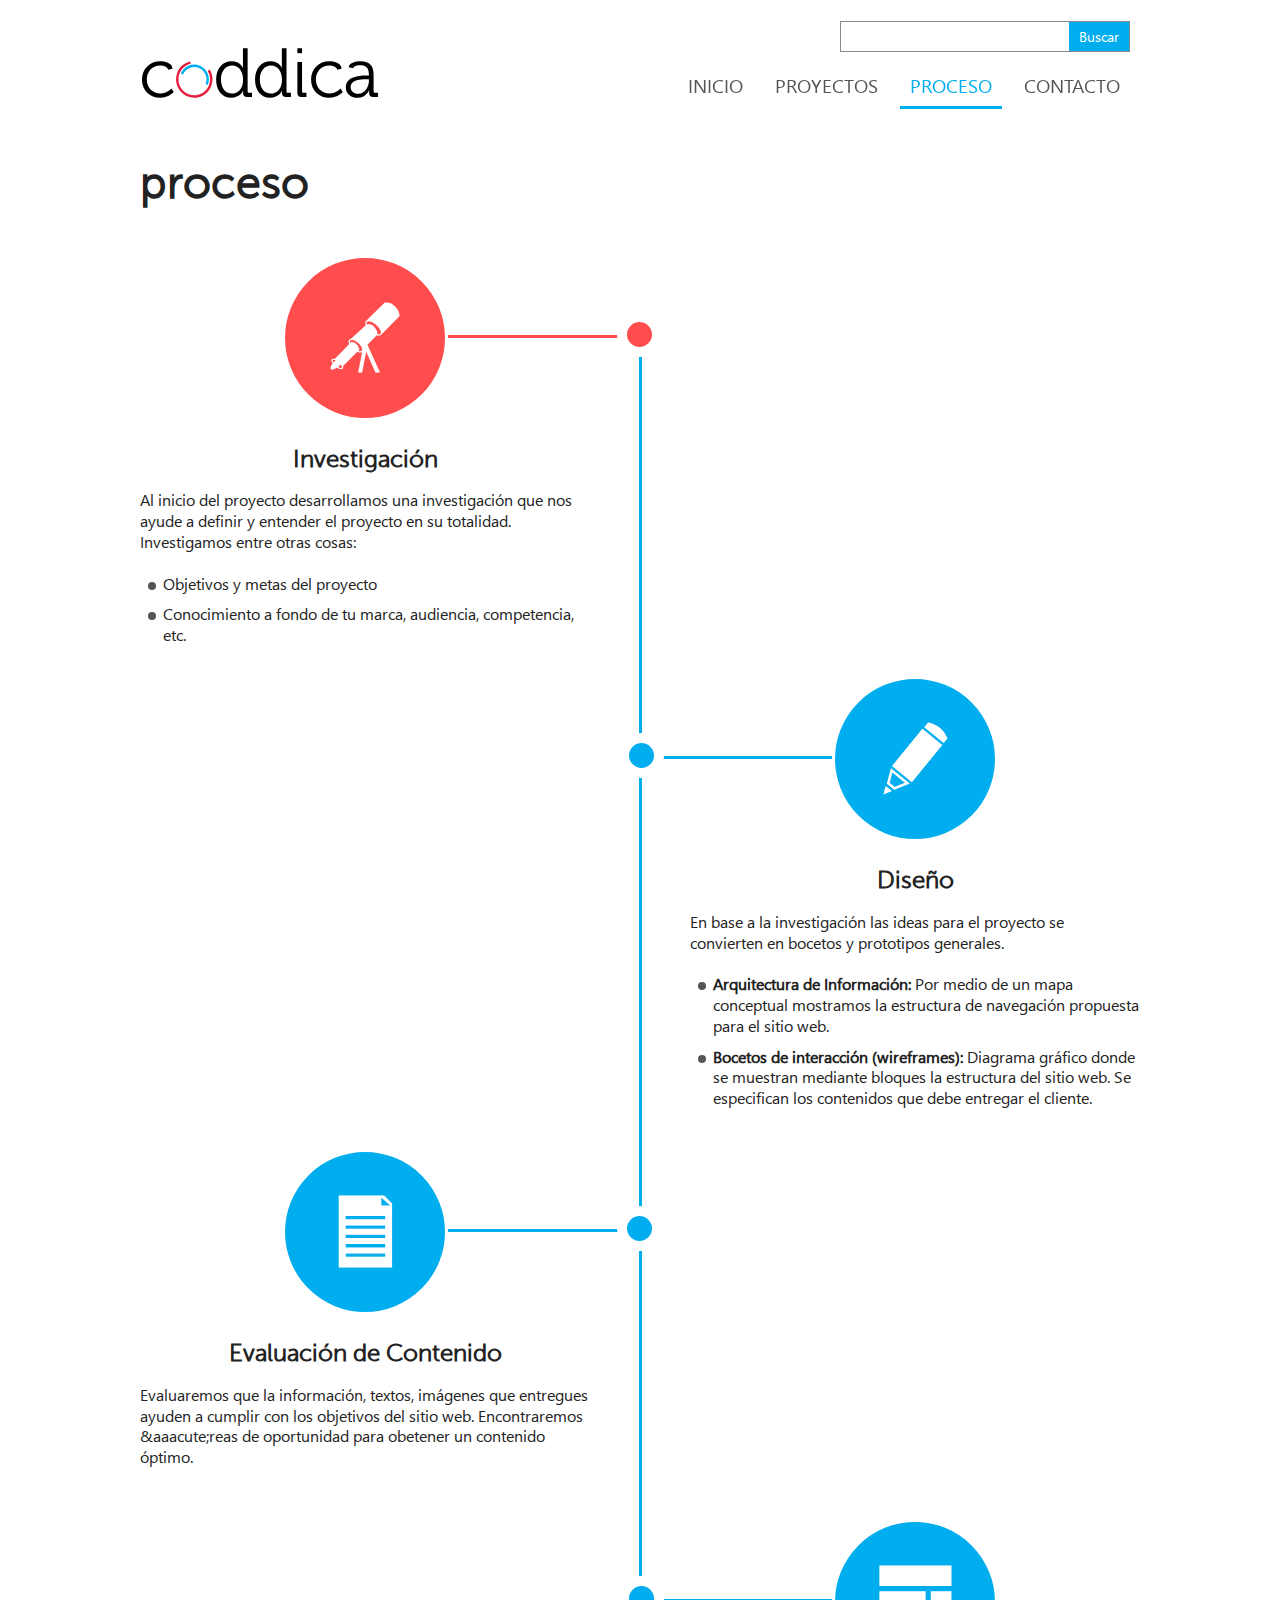
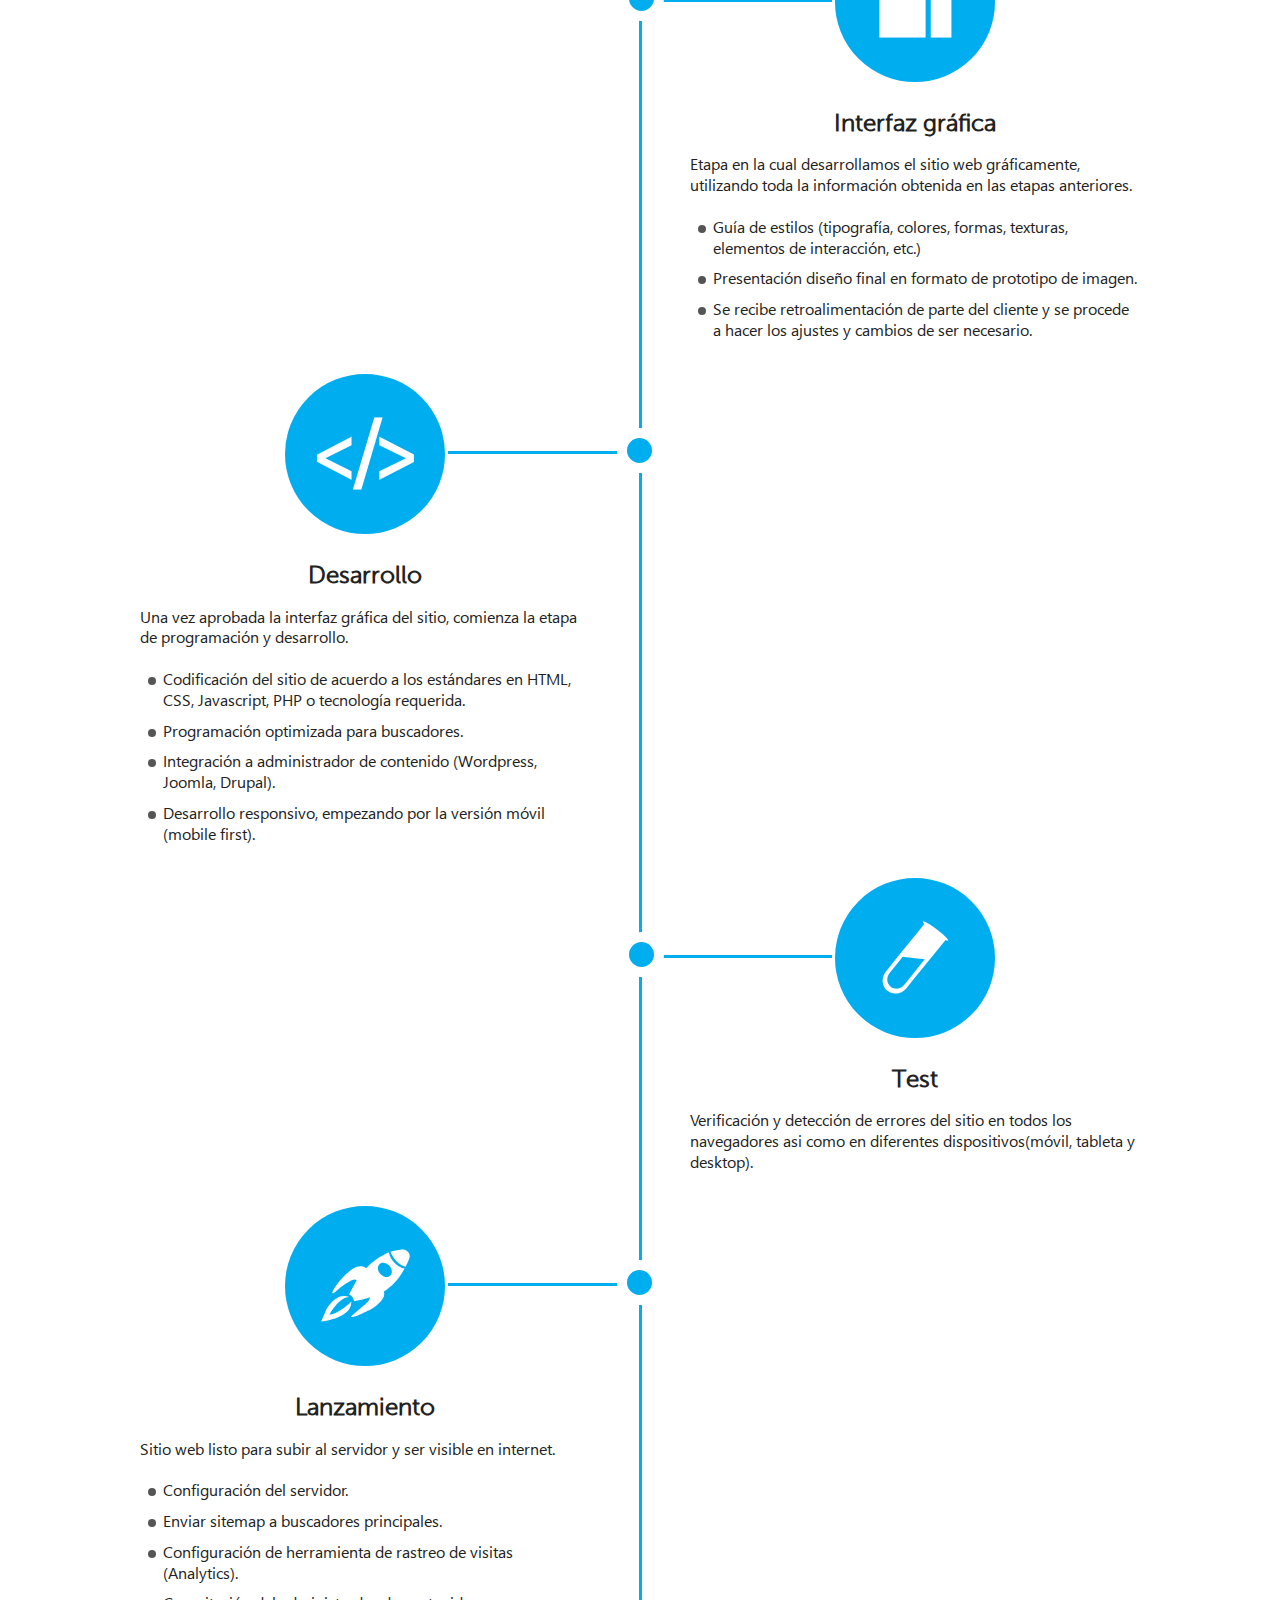
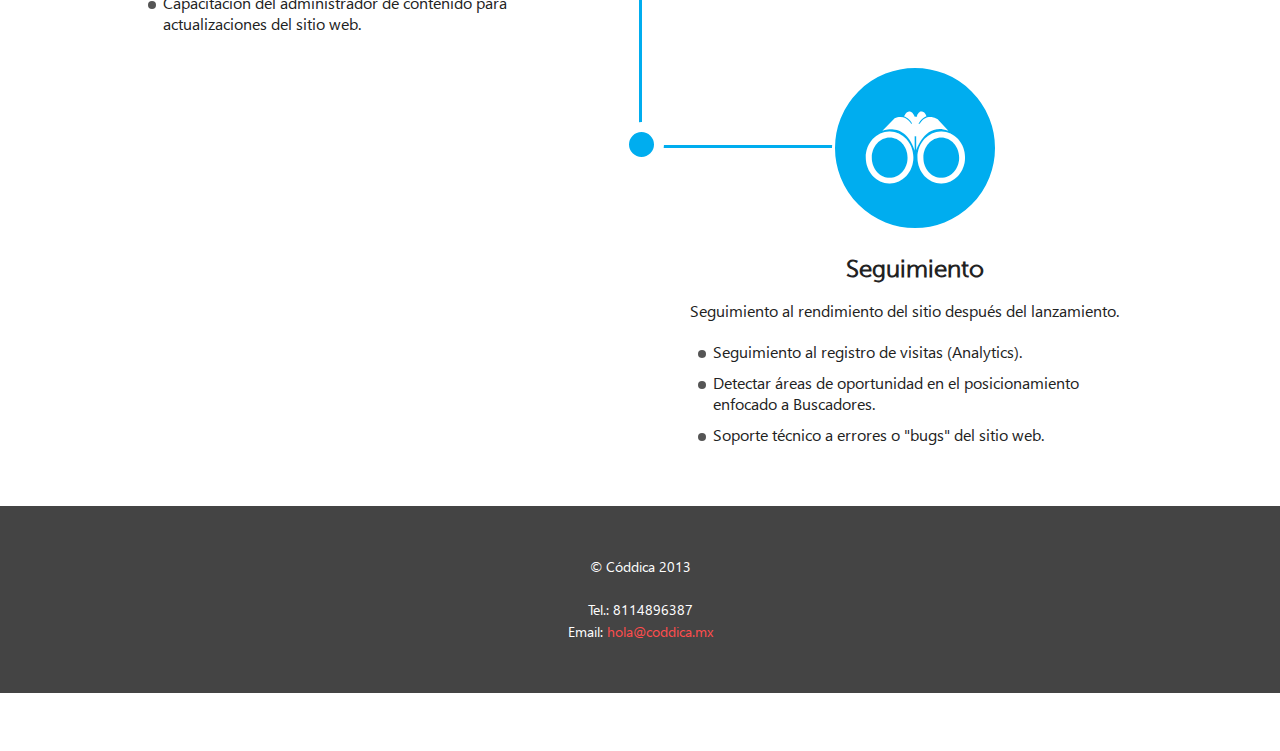
<file: proceso/index.html>
<!DOCTYPE html>
<!--[if lt IE 7]>      <html class="no-js lt-ie9 lt-ie8 lt-ie7" lang ="es" xmlns:fb="http://ogp.me/ns/fb#"> <![endif]-->
<!--[if IE 7]>         <html class="no-js lt-ie9 lt-ie8" lang="es" xmlns:fb="http://ogp.me/ns/fb#"> <![endif]-->
<!--[if IE 8]>         <html class="no-js lt-ie9" lang="es" xmlns:fb="http://ogp.me/ns/fb#"> <![endif]-->
<!--[if gt IE 8]><!--> <html class="no-js" lang="es" xmlns:fb="http://ogp.me/ns/fb#"> <!--<![endif]-->
    <head>
        <meta charset="utf-8">
        <meta http-equiv="X-UA-Compatible" content="IE=edge,chrome=1">
        <title>Proceso - C&oacute;ddica. Dise&ntilde;o + C&oacute;digo</title>
        <meta name="description" content="Nuestro proceso de trabajo para resolver las necesidades de comunicaci&oacute;n web de cada proyecto">
        <meta name="author" content="C&oacute;ddica">
        <meta name="Copyright" content="&copy; C&oacute;ddica 2013. Todos los derechos reservados.">

        <!-- Mobile -->
        <meta name="HandheldFriendly" content="True">
        <meta name="MobileOptimized" content="320">
        <meta name="viewport" content="width=device-width, initial-scale=1.0">
        <meta http-equiv="cleartype" content="on">

        <link rel="stylesheet" href="../css/estilos.css">

        <script src="../js/modernizr-2.6.2.min.js"></script>

        <link rel="apple-touch-icon-precomposed" sizes="144x144" href="../img/touch/apple-touch-icon-144x144-precomposed.png">
        <link rel="apple-touch-icon-precomposed" sizes="114x114" href="../img/touch/apple-touch-icon-114x114-precomposed.png">
        <link rel="apple-touch-icon-precomposed" sizes="72x72" href="../img/touch/apple-touch-icon-72x72-precomposed.png">
        <link rel="apple-touch-icon-precomposed" href="../img/touch/apple-touch-icon-57x57-precomposed.png">
        <link rel="shortcut icon" href="../img/touch/apple-touch-icon.png">

        <meta name="msapplication-TileImage" content="../img/touch/apple-touch-icon-144x144-precomposed.png">
        <meta name="msapplication-TileColor" content="#222222">

        <link rel="shortcut icon" href="../img/favicon.ico">
    </head>
    <body class="interior" id="skrollr-body">
        <!--[if lte IE 7]>
            <p class="chromeframe">Est&aacute;s usando un navegador <strong>obsoleto</strong> browser. Puedes <a href="http://browsehappy.com/">actualizar tu navegador</a> o <a href="http://www.google.com/chromeframe/?redirect=true">activar Google Chrome Frame</a> para mejorar tu experiencia.</p>
        <![endif]-->

        <header role="banner" class="clearfix">
            <h2 class="contenedor">
                <a href="../" title="Ir a Inicio de C&oacute;ddica">
                    <img src="../img/logo.svg" alt="Logotipo de C&oacute;ddica">
                </a>
            </h2>
            <div class="menu-button">
                <span aria-hidden="true" data-icon="&#xe007;" class="abrir-menu"></span>
                <span class="screen-reader-text abrir-menu">MEN&Uacute;</span>
                <span aria-hidden="true" data-icon="&#xe001;" class="cerrar-menu"></span>
                <span class="screen-reader-text cerrar-menu">CERRAR</span>
            </div>
            <div class="buscar-boton">
                <span aria-hidden="true" data-icon="&#xe002;"></span>
                <span class="screen-reader-text">BUSCAR</span>
            </div>
        </header>

        <div class="contenedor-general nav-busqueda clearfix">
            <nav role="navigation" class="clearfix">
                <ul class="flexnav clearfix" data-breakpoint="768">
                    <li><a href="../">INICIO</a></li>
                    <li><a href="../proyectos/">PROYECTOS</a></li>
                    <li class="active"><a href="../proceso/">PROCESO</a></li>
                    <!--
                    <li><a href="../nosotros/">NOSOTROS</a></li>
                    -->
                    <li><a href="../contacto/">CONTACTO</a></li>
                </ul>
            </nav>

            <div class="busqueda">
                <form class="contenedor">
                    <input type="text" name="buscar" id="buscar">
                    <input type="submit" value="Buscar">
                </form>
            </div>
            <!-- final .busqueda -->

            <div class="contenedor heading-principal">
                <h1>proceso</h1>
            </div>

        </div>
        <!-- nav-busqueda -->

        <section class="proceso-pasos contenedor">
            <ol>
                <li class="clearfix">
                    <h2>
                        <span aria-hidden="true" data-icon="&#xe00e;" class="icon-list" id="invest" data-center="background:rgb(255,77,77);"></span>
                        Investigaci&oacute;n
                        <span aria-hidden="true" class="conector" data-center="border-bottom:3px solid rgb(255,77,77);"><span aria-hidden="true" class="bullet" data-center="background:rgb(255,77,77);"></span></span>
                    </h2>
                    <p>Al inicio del proyecto desarrollamos una investigaci&oacute;n que nos ayude a definir y entender el proyecto en su totalidad. Investigamos entre otras cosas:</p>
                    <ul>
                        <li>Objetivos y metas del proyecto</li>
                        <li>Conocimiento a fondo de tu marca, audiencia, competencia, etc.</li>
                    </ul>
                </li>
                <li class="clearfix">
                    <div class="clearfix">
                        <h2>
                            <span aria-hidden="true" data-icon="&#xe010;" class="icon-list" data-center-top="background:rgb(0,173,239);" data-center="background:rgb(255,77,77);"></span>
                            Dise&ntilde;o
                            <span aria-hidden="true" class="conector" data-center-top="border-bottom:3px solid rgb(0,173,239);" data-center="border-bottom:3px solid rgb(255,77,77);"><span aria-hidden="true" class="bullet" data-center-top="background:rgb(0,173,239);" data-center="background:rgb(255,77,77);"></span></span>
                        </h2>
                        <p>En base a la investigaci&oacute;n las ideas para el proyecto se convierten en bocetos y prototipos generales.</p>
                        <ul>
                            <li><em>Arquitectura de Informaci&oacute;n:</em> Por medio de un mapa conceptual mostramos la estructura de navegación propuesta para el sitio web.</li>
                            <li><em>Bocetos de interacci&oacute;n (wireframes):</em> Diagrama gr&aacute;fico donde se muestran mediante bloques la estructura del sitio web. Se especifican los contenidos que debe entregar el cliente.</li>
                        </ul>
                    </div>
                </li>
                <li class="clearfix">
                    <div class="clearfix">
                        <h2>
                            <span aria-hidden="true" data-icon="&#xe012;" class="icon-list" data-center-top="background:rgb(0,173,239);" data-center="background:rgb(255,77,77);" ></span>
                            Evaluaci&oacute;n de Contenido
                            <span aria-hidden="true" class="conector" data-center-top="border-bottom:3px solid rgb(0,173,239);" data-center="border-bottom:3px solid rgb(255,77,77);"><span aria-hidden="true" class="bullet" data-center-top="background:rgb(0,173,239);" data-center="background:rgb(255,77,77);"></span></span>
                        </h2>
                        <p>Evaluaremos que la informaci&oacute;n, textos, im&aacute;genes que entregues ayuden a cumplir con los objetivos del sitio web. Encontraremos &aaacute;reas de oportunidad para obetener un contenido &oacute;ptimo.</p>
                    </div>
                </li>
                <li class="clearfix">
                    <div>
                        <h2>
                            <span aria-hidden="true" data-icon="&#xe013;" class="icon-list" data-center-top="background:rgb(0,173,239);" data-center="background:rgb(255,77,77);"></span>
                            Interfaz gr&aacute;fica
                            <span aria-hidden="true" class="conector" data-center-top="border-bottom:3px solid rgb(0,173,239);" data-center="border-bottom:3px solid rgb(255,77,77);"><span aria-hidden="true" class="bullet" data-center-top="background:rgb(0,173,239);" data-center="background:rgb(255,77,77);"></span></span>
                        </h2>
                        <p>Etapa en la cual desarrollamos el sitio web gr&aacute;ficamente, utilizando toda la información obtenida en las etapas anteriores.</p>
                        <ul>
                            <li>Gu&iacute;a de estilos (tipograf&iacute;a, colores, formas, texturas, elementos de interacci&oacute;n, etc.)</li>
                            <li>Presentación dise&ntilde;o final en formato de prototipo de imagen.</li>
                            <li>Se recibe retroalimentaci&oacute;n de parte del cliente y se procede a hacer los ajustes y cambios de ser necesario.</li>
                        </ul>
                    </div>
                </li>
                <li class="clearfix">
                    <div>
                        <h2>
                            <span aria-hidden="true" data-icon="&#xe014;" class="icon-list" data-center-top="background:rgb(0,173,239);" data-center="background:rgb(255,77,77);"></span>
                            Desarrollo
                            <span aria-hidden="true" class="conector" data-center-top="border-bottom:3px solid rgb(0,173,239);" data-center="border-bottom:3px solid rgb(255,77,77);"><span aria-hidden="true" class="bullet" data-center-top="background:rgb(0,173,239);" data-center="background:rgb(255,77,77);"></span></span>
                        </h2>
                        <p>Una vez aprobada la interfaz gr&aacute;fica del sitio, comienza la etapa de programaci&oacute;n y desarrollo.</p>
                        <ul>
                            <li>Codificaci&oacute;n del sitio de acuerdo a los est&aacute;ndares en HTML, CSS, Javascript, PHP o tecnolog&iacute;a requerida.</li>
                            <li>Programaci&oacute;n optimizada para buscadores.</li>
                            <li>Integraci&oacute;n a administrador de contenido (Wordpress, Joomla, Drupal).</li>
                            <li>Desarrollo responsivo, empezando por la versi&oacute;n m&oacute;vil (mobile first).</li>
                        </ul>
                    </div>
                </li>
                <li class="clearfix">
                    <div>
                        <h2>
                            <span aria-hidden="true" data-icon="&#xe020;" class="icon-list" data-center-top="background:rgb(0,173,239);" data-center="background:rgb(255,77,77);"></span>
                            Test
                            <span aria-hidden="true" class="conector" data-center-top="border-bottom:3px solid rgb(0,173,239);" data-center="border-bottom:3px solid rgb(255,77,77);"><span aria-hidden="true" class="bullet" data-center-top="background:rgb(0,173,239);" data-center="background:rgb(255,77,77);"></span></span>
                        </h2>
                        <p>Verificaci&oacute;n y detecci&oacute;n de errores del sitio en todos los navegadores asi como en diferentes dispositivos(m&oacute;vil, tableta y desktop).</p>
                    </div>
                </li>
                <li class="clearfix">
                    <div>
                        <h2>
                            <span aria-hidden="true" data-icon="&#xe016;" class="icon-list" data-center-top="background:rgb(0,173,239);" data-center="background:rgb(255,77,77);"></span>
                            Lanzamiento
                            <span aria-hidden="true" class="conector" data-center-top="border-bottom:3px solid rgb(0,173,239);" data-center="border-bottom:3px solid rgb(255,77,77);"><span aria-hidden="true" class="bullet" data-center-top="background:rgb(0,173,239);" data-center="background:rgb(255,77,77);"></span></span>
                        </h2>
                        <p>Sitio web listo para subir al servidor y ser visible en internet.</p>
                        <ul>
                            <li>Configuraci&oacute;n del servidor.</li>
                            <li>Enviar sitemap a buscadores principales.</li>
                            <li>Configuraci&oacute;n de herramienta de rastreo de visitas (Analytics).</li>
                            <li>Capacitaci&oacute;n del administrador de contenido para actualizaciones del sitio web.</li>
                        </ul>
                    </div>
                </li>
                <li class="clearfix">
                    <div>
                        <h2>
                            <span aria-hidden="true" data-icon="&#xe021;" class="icon-list" data-center-top="background:rgb(0,173,239);" data-center="background:rgb(255,77,77);"></span>
                            Seguimiento
                            <span aria-hidden="true" class="conector" data-center-top="border-bottom:3px solid rgb(0,173,239);" data-center="border-bottom:3px solid rgb(255,77,77);"><span aria-hidden="true" class="bullet" data-center-top="background:rgb(0,173,239);" data-center="background:rgb(255,77,77);"></span></span>
                        </h2>
                        <p>Seguimiento al rendimiento del sitio despu&eacute;s del lanzamiento.</p>
                        <ul>
                            <li>Seguimiento al registro de visitas (Analytics).</li>
                            <li>Detectar &aacute;reas de oportunidad en el posicionamiento enfocado a Buscadores.</li>
                            <li>Soporte t&eacute;cnico a errores o "bugs" del sitio web.</li>
                        </ul>

                    </div>
                </li>


            </ol>
        </section>
        <!-- proceso-pasos -->

        <footer role="content-info" class="resaltar-menos">
            <p class="contenedor">
                <small>&copy; C&oacute;ddica 2013<br><br>Tel.: 8114896387<br>Email: <a href="mailto:hola@coddica.mx">hola@coddica.mx</a></small>
            </p>
        </footer>

        <script src="//ajax.googleapis.com/ajax/libs/jquery/1.9.1/jquery.min.js"></script>
        <script>window.jQuery || document.write('<script src="../js/jquery-1.9.1.min.js"><\/script>')</script>
        <!--[if (gte IE 6)&(lte IE 8)]>
          <script type="text/javascript" src="selectivizr.js"></script>
        <![endif]-->
        <script src="../js/helper.js"></script>
        <script src="../js/plugins.js"></script>
        <script src="../js/main.js"></script>
        <script>
            skrollr.init();
        </script>
<!--
        <script>
            var _gaq=[['_setAccount','UA-XXXXX-X'],['_trackPageview']];
            (function(d,t){var g=d.createElement(t),s=d.getElementsByTagName(t)[0];
            g.src='//www.google-analytics.com/ga.js';
            s.parentNode.insertBefore(g,s)}(document,'script'));
        </script>
    -->
    </body>
</html>
</file>
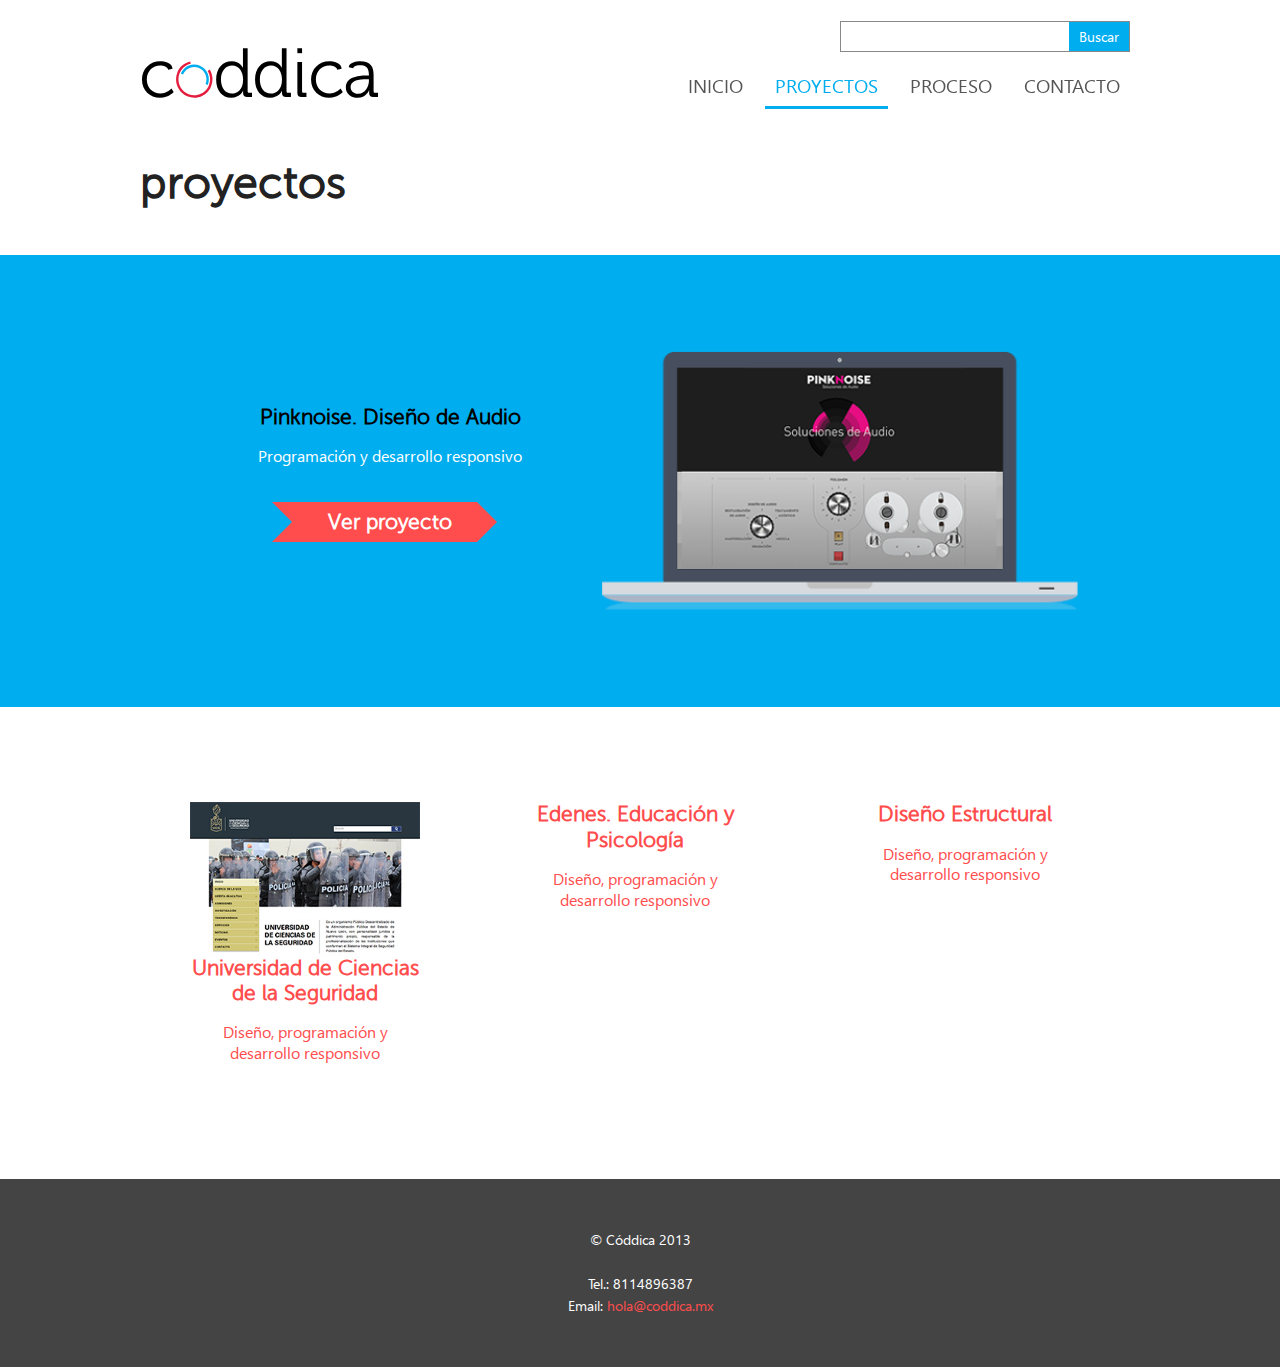
<file: proyectos/index.html>
<!DOCTYPE html>
<!--[if lt IE 7]>      <html class="no-js lt-ie9 lt-ie8 lt-ie7" lang ="es" xmlns:fb="http://ogp.me/ns/fb#"> <![endif]-->
<!--[if IE 7]>         <html class="no-js lt-ie9 lt-ie8" lang="es" xmlns:fb="http://ogp.me/ns/fb#"> <![endif]-->
<!--[if IE 8]>         <html class="no-js lt-ie9" lang="es" xmlns:fb="http://ogp.me/ns/fb#"> <![endif]-->
<!--[if gt IE 8]><!--> <html class="no-js" lang="es" xmlns:fb="http://ogp.me/ns/fb#"> <!--<![endif]-->
    <head>
        <meta charset="utf-8">
        <meta http-equiv="X-UA-Compatible" content="IE=edge,chrome=1">
        <title>Proyectos en C&oacute;ddica. Dise&ntilde;o + C&oacute;digo</title>
        <meta name="description" content="Proyectos de dise&ntilde;o y programaci&oacute;n web responsivos que hemos realizado recientemente">
        <meta name="author" content="C&oacute;ddica">
        <meta name="Copyright" content="&copy; C&oacute;ddica 2013. Todos los derechos reservados.">

        <!-- Mobile -->
        <meta name="HandheldFriendly" content="True">
        <meta name="MobileOptimized" content="320">
        <meta name="viewport" content="width=device-width, initial-scale=1.0">
        <meta http-equiv="cleartype" content="on">

        <link rel="stylesheet" href="../css/estilos.css">

        <script src="../js/modernizr-2.6.2.min.js"></script>

        <link rel="apple-touch-icon-precomposed" sizes="144x144" href="../img/touch/apple-touch-icon-144x144-precomposed.png">
        <link rel="apple-touch-icon-precomposed" sizes="114x114" href="../img/touch/apple-touch-icon-114x114-precomposed.png">
        <link rel="apple-touch-icon-precomposed" sizes="72x72" href="../img/touch/apple-touch-icon-72x72-precomposed.png">
        <link rel="apple-touch-icon-precomposed" href="../img/touch/apple-touch-icon-57x57-precomposed.png">
        <link rel="shortcut icon" href="../img/touch/apple-touch-icon.png">

        <meta name="msapplication-TileImage" content="../img/touch/apple-touch-icon-144x144-precomposed.png">
        <meta name="msapplication-TileColor" content="#222222">

        <link rel="shortcut icon" href="../img/favicon.ico">
    </head>
    <body class="interior" id="skrollr-body">
        <!--[if lte IE 7]>
            <p class="chromeframe">Est&aacute;s usando un navegador <strong>obsoleto</strong> browser. Puedes <a href="http://browsehappy.com/">actualizar tu navegador</a> o <a href="http://www.google.com/chromeframe/?redirect=true">activar Google Chrome Frame</a> para mejorar tu experiencia.</p>
        <![endif]-->

        <header role="banner" class="clearfix">
            <h2 class="contenedor">
                <a href="../" title="Ir a Inicio de C&oacute;ddica">
                    <img src="../img/logo.svg" alt="Logotipo de C&oacute;ddica">
                </a>
            </h2>
            <div class="menu-button">
                <span aria-hidden="true" data-icon="&#xe007;" class="abrir-menu"></span>
                <span class="screen-reader-text abrir-menu">MEN&Uacute;</span>
                <span aria-hidden="true" data-icon="&#xe001;" class="cerrar-menu"></span>
                <span class="screen-reader-text cerrar-menu">CERRAR</span>
            </div>
            <div class="buscar-boton">
                <span aria-hidden="true" data-icon="&#xe002;"></span>
                <span class="screen-reader-text">BUSCAR</span>
            </div>
        </header>

        <div class="contenedor-general nav-busqueda clearfix">
            <nav role="navigation" class="clearfix">
                <ul class="flexnav clearfix" data-breakpoint="768">
                    <li><a href="../">INICIO</a></li>
                    <li class="active"><a href="../proyectos/">PROYECTOS</a></li>
                    <li><a href="../proceso/">PROCESO</a></li>
                    <!--
                    <li><a href="../nosotros/">NOSOTROS</a></li>
                    -->
                    <li><a href="../contacto/">CONTACTO</a></li>
                </ul>
            </nav>

            <div class="busqueda">
                    <form class="contenedor">
                        <input type="text" name="buscar" id="buscar">
                        <input type="submit" value="Buscar">
                    </form>
            </div>
            <!-- final .busqueda -->

            <div class="contenedor heading-principal">
                <h1>proyectos</h1>
            </div>

        </div>

        <section class="proyecto-mas-reciente resaltar">
            <div class="contenedor">
                <article class="proyecto clearfix">
                    <span data-picture data-alt="Sitio web de Pinknoise Soluciones de Audio" class="cont">
                        <span data-src="../img/pinknoise-home-movil.png"></span>
                        <span data-src="../img/pinknoise-home-tablet.png"     data-media="(min-width: 650px)"></span>
                        <span data-src="../img/pinknoise-home-laptop.png"      data-media="(min-width: 1000px)"></span>

                        <!-- Fallback content for non-JS browsers. Same img src as the initial, unqualified source element. -->
                        <noscript>
                            <img src="../img/pink-laptop.png" alt="Sitio web de Pinknoise Soluciones de Audio">
                        </noscript>
                    </span>
                    <div class="descripcion-proyecto">
                        <h1>Pinknoise. Dise&ntilde;o de Audio</h1>
                        <p>Programaci&oacute;n y desarrollo responsivo</p>
                        <strong class="ribbon-wrapp resaltar-boton"><a class="ribbon" href="pinknoise.html">Ver proyecto</a></strong>

                    </div>
                </article>
            </div>

        </section>
        <!-- proyecto-mas-reciente -->

        <section class="mas-proyectos contenedor clearfix">
            <article>
                <a href="ucs.html">
                    <span data-picture data-alt="Proyecto Sitio web de Universidad de Ciencias de la Seguridad" class="cont">
                        <span data-src="../img/ucs-desktop400px.jpg"></span>
                        <span data-src="../img/ucs-proyectos300px.jpg" data-media="(min-width: 1000px)"></span>

                        <!-- Fallback content for non-JS browsers. Same img src as the initial, unqualified source element. -->
                        <noscript>
                            <img src="../img/ucs-desktop400px.jpg" alt="Proyecto Sitio web de Universidad de Ciencias de la Seguridad">
                        </noscript>
                    </span>
                    <div class="descripcion-proyecto">
                        <h1>Universidad de Ciencias de la Seguridad</h1>
                        <p>Dise&ntilde;o, programaci&oacute;n y desarrollo responsivo</p>
                    </div>
                </a>
            </article>

            <article>
                <a href="edenes.html">
                    <span data-picture data-alt="Proyecto Sitio web de Edenes. Educaci&oacute;n y Psicolog&iacute;a" class="cont">

                        <span data-src="../img/edenes-desktop400px.jpg"></span>
                        <span data-src="../img/edenes-proyectos300px.jpg" data-media="(min-width: 1000px)"></span>

                        <!-- Fallback content for non-JS browsers. Same img src as the initial, unqualified source element. -->
                        <noscript>
                            <img src="../img/edenes-desktop400px.jpg" alt="Sitio web de Edenes. Educaci&ocuate;n y Psicolog&iacute;a">
                        </noscript>
                    </span>
                    <div class="descripcion-proyecto">
                        <h1>Edenes. Educaci&oacute;n y Psicolog&iacute;a</h1>
                        <p>Dise&ntilde;o, programaci&oacute;n y desarrollo responsivo</p>
                    </div>
                </a>
            </article>

            <article>
                <a href="destructural.html">
                    <span data-picture data-alt="Proyecto Sitio web de Dise&ntilde;o Estructural" class="cont">
                       
                       <span data-src="../img/de-desktop400px.jpg"></span>
                        <span data-src="../img/de-proyectos300px.jpg" data-media="(min-width: 1000px)"></span>

                        <!-- Fallback content for non-JS browsers. Same img src as the initial, unqualified source element. -->
                        <noscript>
                            <img src="../img/de-desktop400px.jpg" alt="Sitio web de Dise&ntilde;o Estructural">
                        </noscript>
                    </span>
                    <div class="descripcion-proyecto">
                        <h1>Dise&ntilde;o Estructural</h1>
                        <p>Diseño, programaci&oacute;n y desarrollo responsivo</p>
                    </div>
                </a>
            </article>

        </section>
        <!-- mas-proyectos -->






        <footer role="content-info" class="resaltar-menos">
            <p class="contenedor">
                <small>&copy; C&oacute;ddica 2013<br><br>Tel.: 8114896387<br>Email: <a href="mailto:hola@coddica.mx">hola@coddica.mx</a></small>
            </p>
        </footer>

        <script src="//ajax.googleapis.com/ajax/libs/jquery/1.9.1/jquery.min.js"></script>
        <script>window.jQuery || document.write('<script src="../js/jquery-1.9.1.min.js"><\/script>')</script>
        <!--[if (gte IE 6)&(lte IE 8)]>
          <script type="text/javascript" src="selectivizr.js"></script>
        <![endif]-->
        <script src="../js/helper.js"></script>
        <script src="../js/plugins.js"></script>
        <script src="../js/main.js"></script>
<!--
        <script>
            var _gaq=[['_setAccount','UA-XXXXX-X'],['_trackPageview']];
            (function(d,t){var g=d.createElement(t),s=d.getElementsByTagName(t)[0];
            g.src='//www.google-analytics.com/ga.js';
            s.parentNode.insertBefore(g,s)}(document,'script'));
        </script>
    -->
    </body>
</html>
</file>
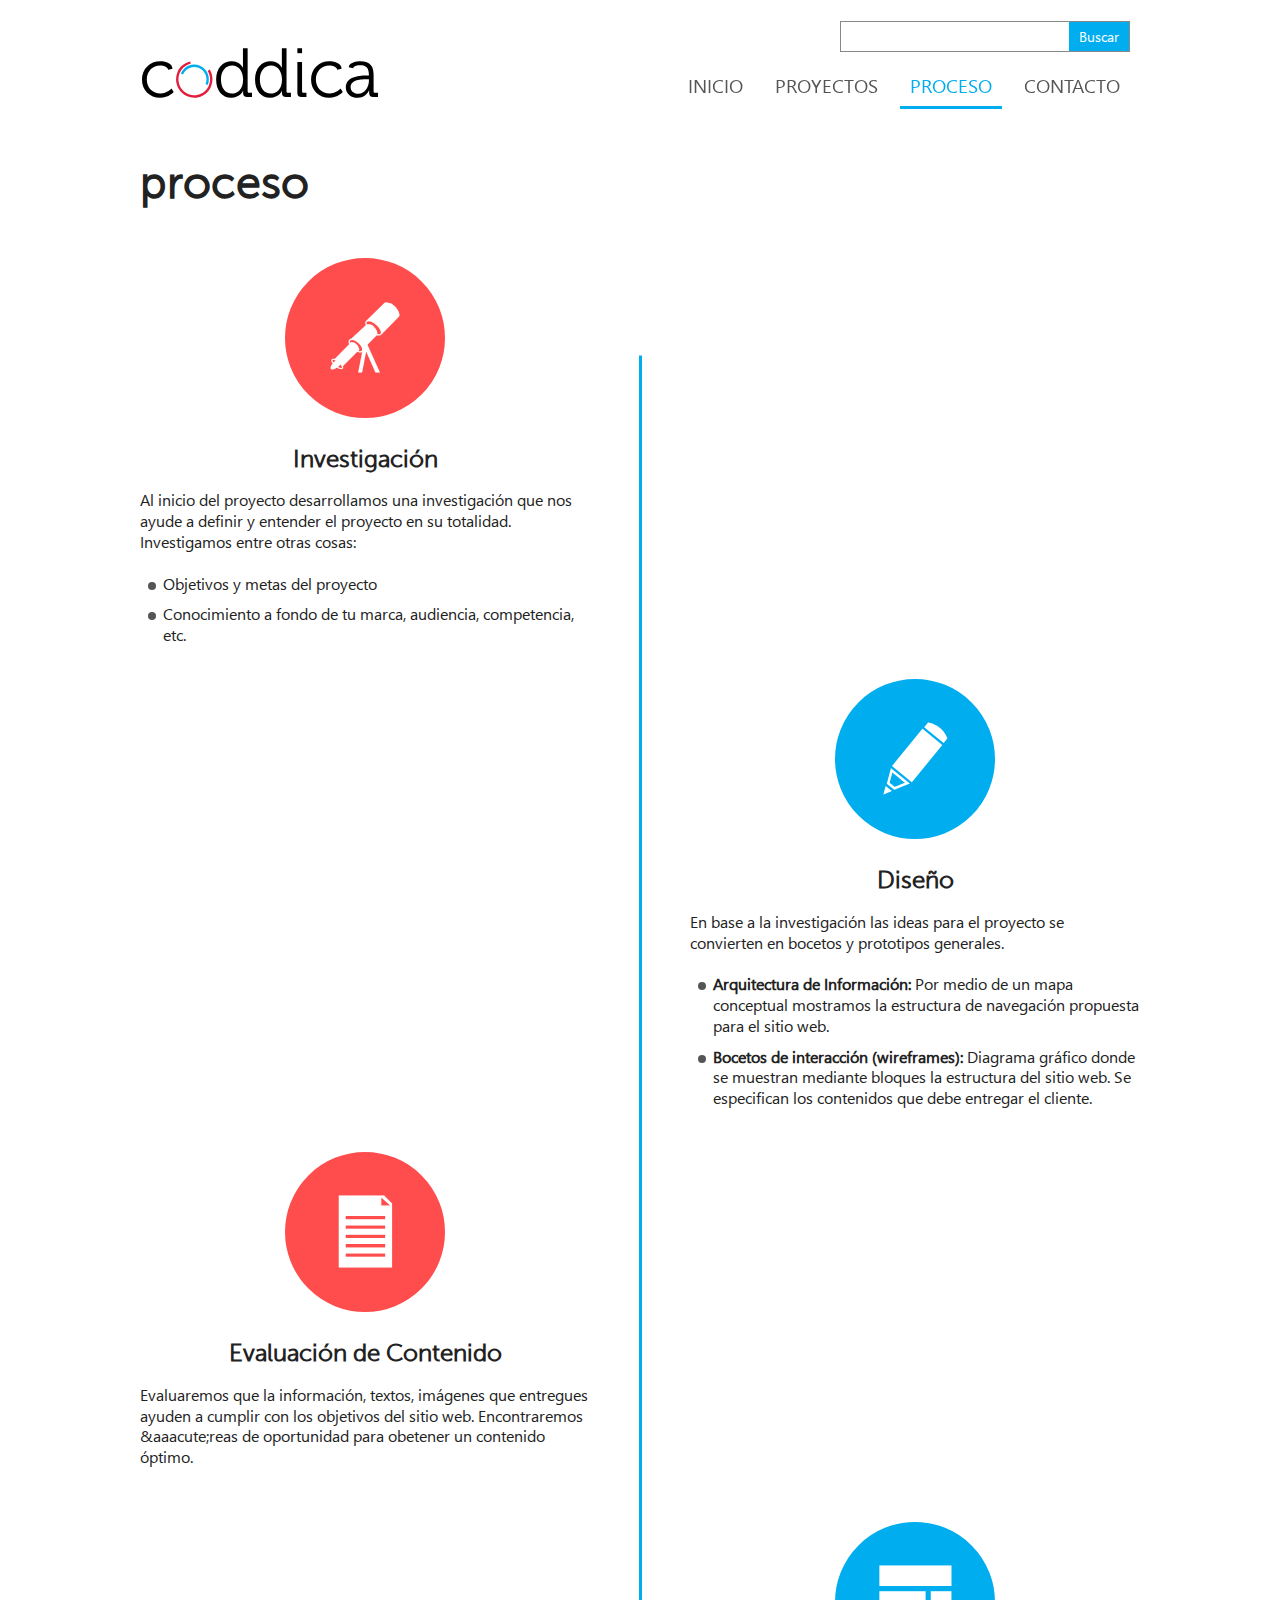
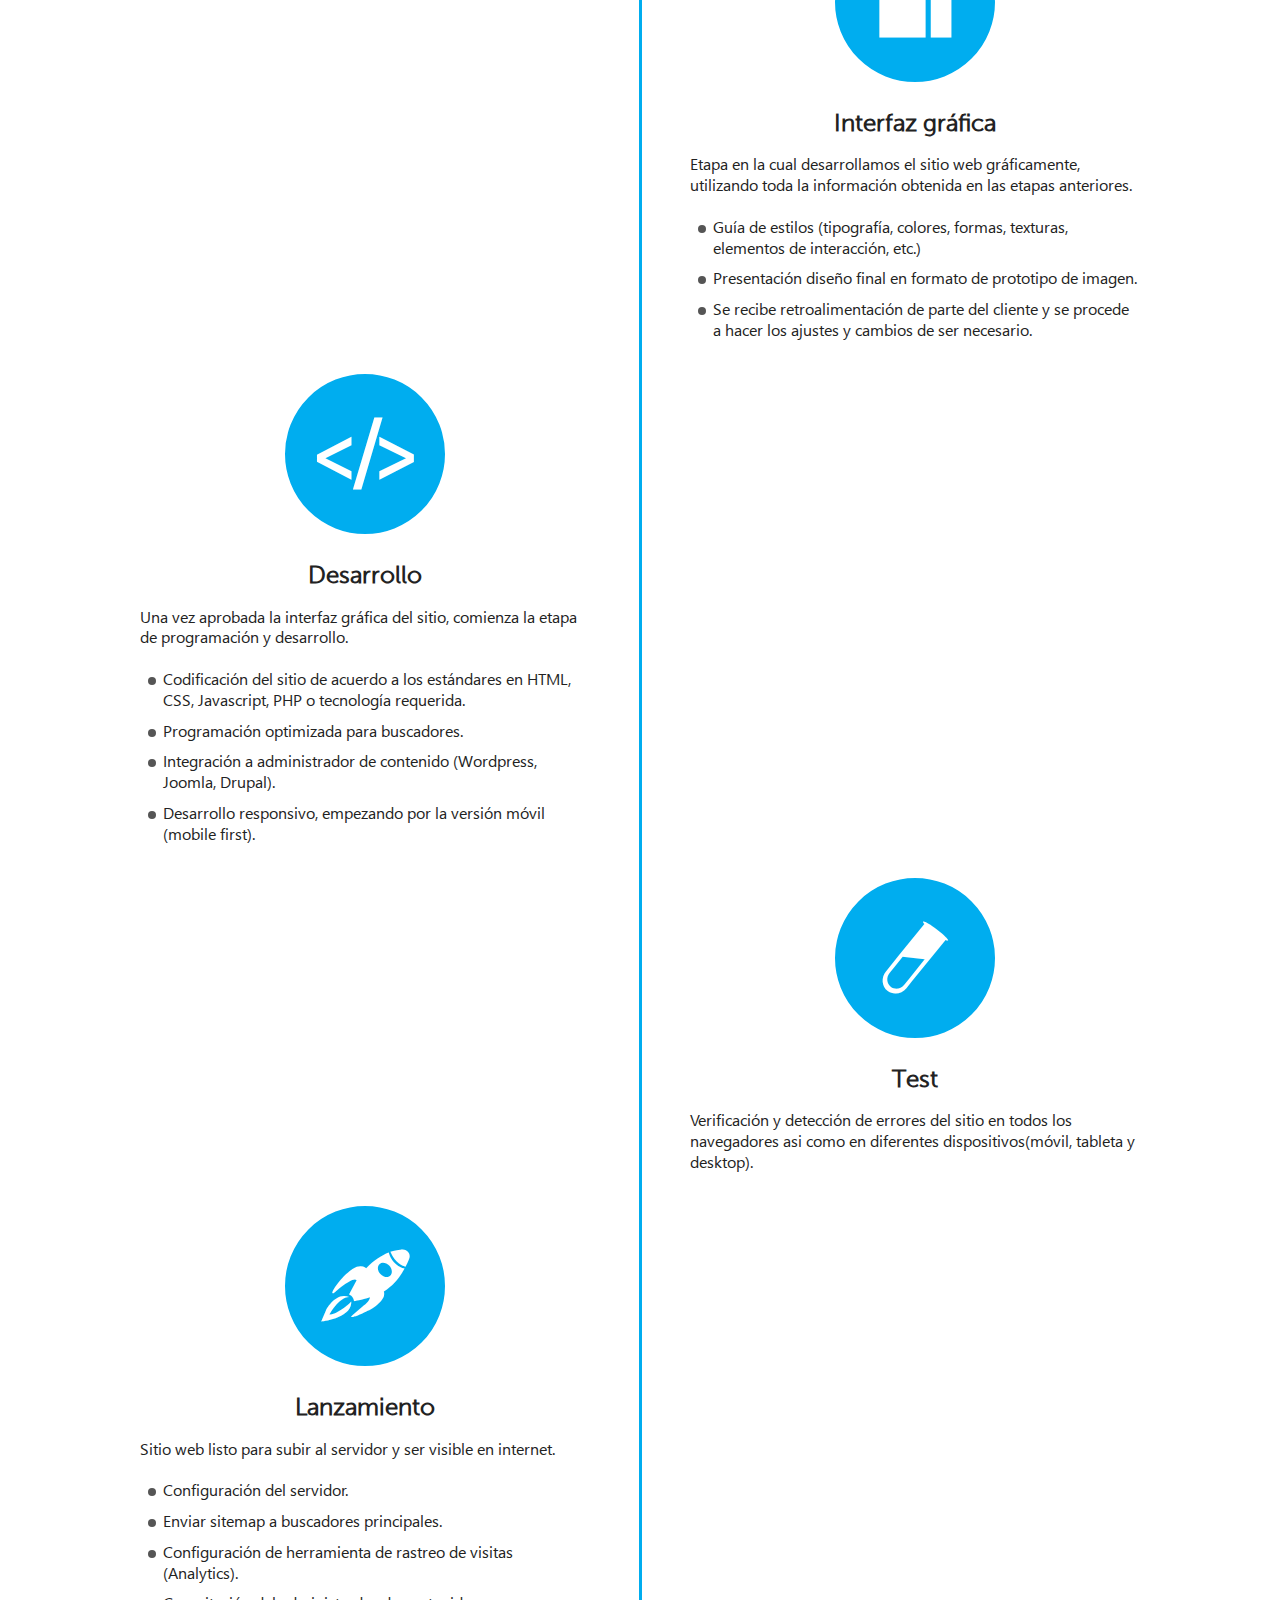
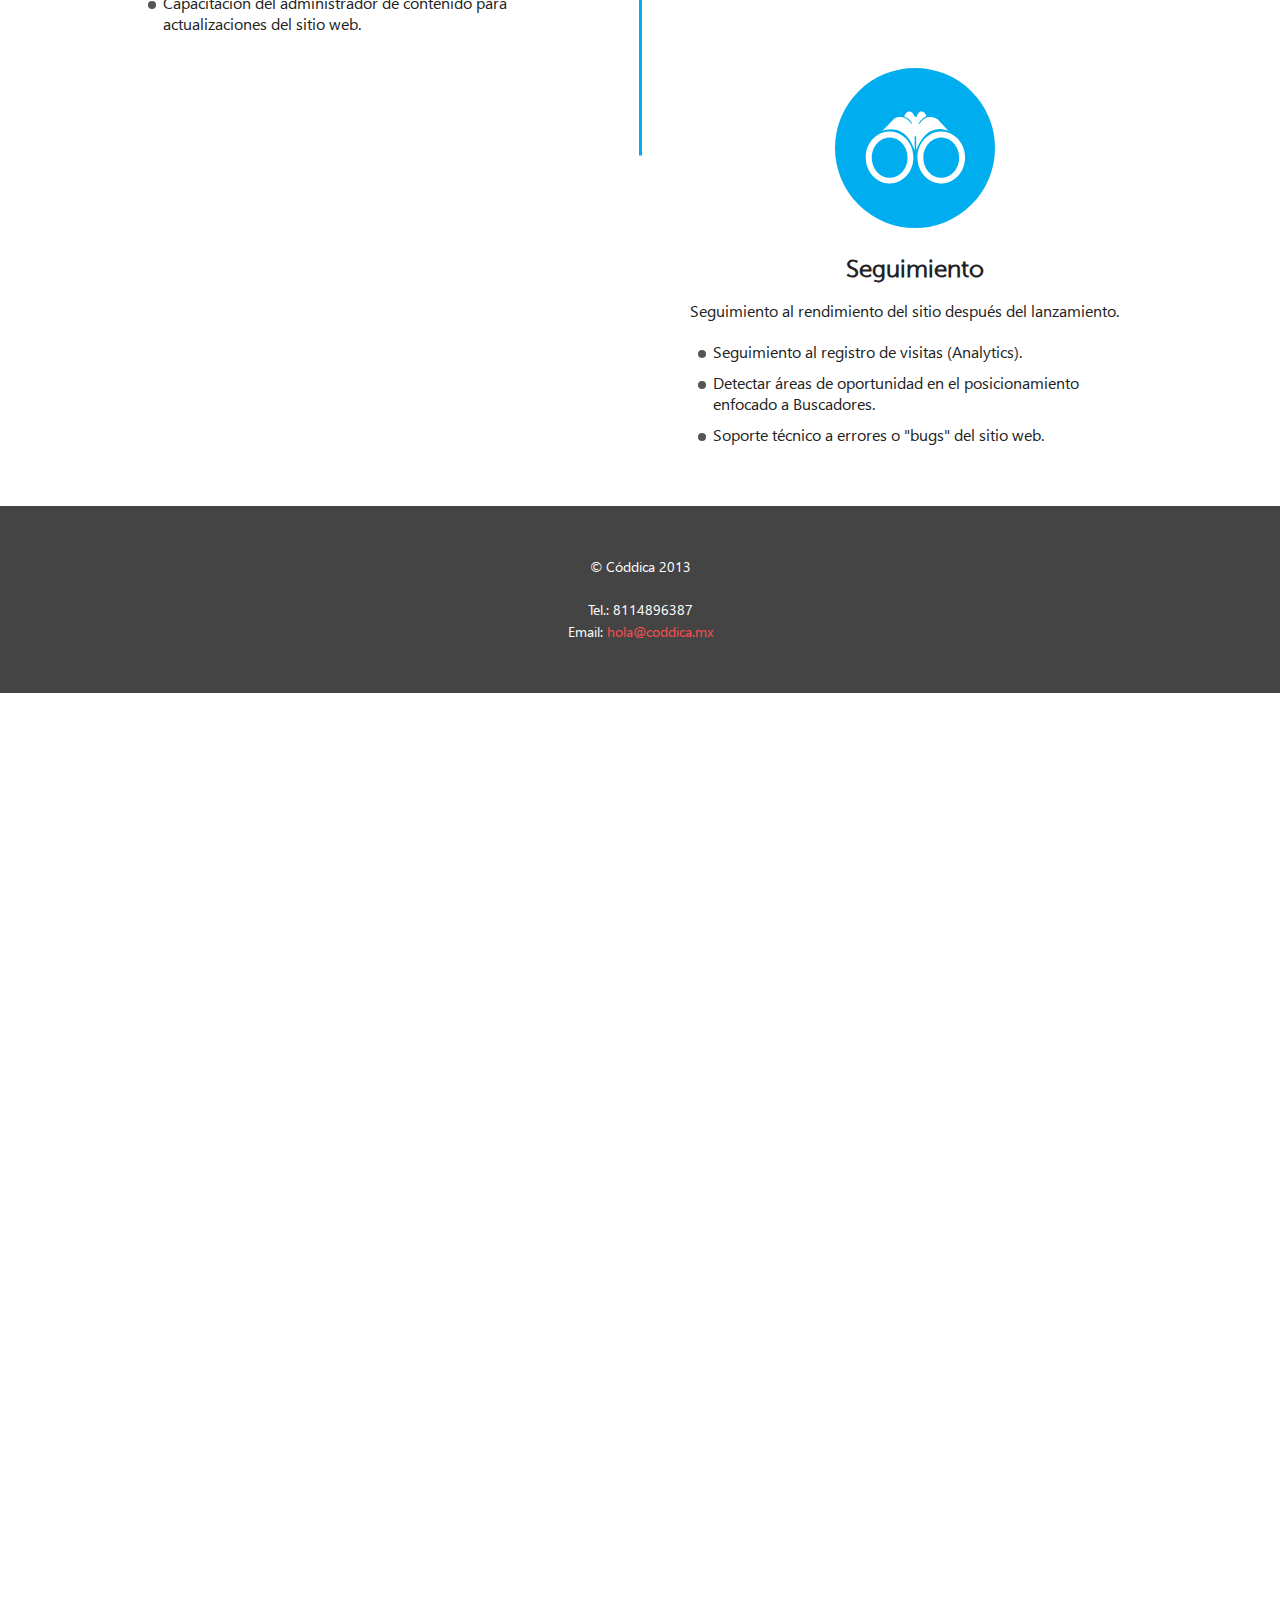
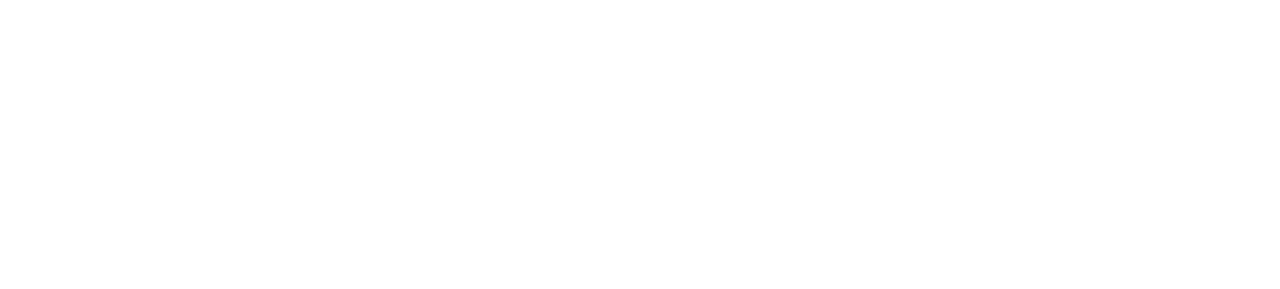
<file: proceso/index-01.html>
<!DOCTYPE html>
<!--[if lt IE 7]>      <html class="no-js lt-ie9 lt-ie8 lt-ie7" lang ="es" xmlns:fb="http://ogp.me/ns/fb#"> <![endif]-->
<!--[if IE 7]>         <html class="no-js lt-ie9 lt-ie8" lang="es" xmlns:fb="http://ogp.me/ns/fb#"> <![endif]-->
<!--[if IE 8]>         <html class="no-js lt-ie9" lang="es" xmlns:fb="http://ogp.me/ns/fb#"> <![endif]-->
<!--[if gt IE 8]><!--> <html class="no-js" lang="es" xmlns:fb="http://ogp.me/ns/fb#"> <!--<![endif]-->
    <head>
        <meta charset="utf-8">
        <meta http-equiv="X-UA-Compatible" content="IE=edge,chrome=1">
        <title>Proceso - C&oacute;ddica. Dise&ntilde;o + C&oacute;digo</title>
        <meta name="description" content="Nuestro proceso de trabajo para resolver las necesidades de comunicaci&oacute;n web de cada proyecto">
        <meta name="author" content="C&oacute;ddica">
        <meta name="Copyright" content="&copy; C&oacute;ddica 2013. Todos los derechos reservados.">

        <!-- Mobile -->
        <meta name="HandheldFriendly" content="True">
        <meta name="MobileOptimized" content="320">
        <meta name="viewport" content="width=device-width, initial-scale=1.0">
        <meta http-equiv="cleartype" content="on">

        <link rel="stylesheet" href="../css/estilos.css">

        <script src="../js/modernizr-2.6.2.min.js"></script>

        <link rel="apple-touch-icon-precomposed" sizes="144x144" href="../img/touch/apple-touch-icon-144x144-precomposed.png">
        <link rel="apple-touch-icon-precomposed" sizes="114x114" href="../img/touch/apple-touch-icon-114x114-precomposed.png">
        <link rel="apple-touch-icon-precomposed" sizes="72x72" href="../img/touch/apple-touch-icon-72x72-precomposed.png">
        <link rel="apple-touch-icon-precomposed" href="../img/touch/apple-touch-icon-57x57-precomposed.png">
        <link rel="shortcut icon" href="../img/touch/apple-touch-icon.png">

        <meta name="msapplication-TileImage" content="../img/touch/apple-touch-icon-144x144-precomposed.png">
        <meta name="msapplication-TileColor" content="#222222">

        <link rel="shortcut icon" href="../img/favicon.ico">
    </head>
    <body class="interior" id="skrollr-body">
        <!--[if lte IE 7]>
            <p class="chromeframe">Est&aacute;s usando un navegador <strong>obsoleto</strong> browser. Puedes <a href="http://browsehappy.com/">actualizar tu navegador</a> o <a href="http://www.google.com/chromeframe/?redirect=true">activar Google Chrome Frame</a> para mejorar tu experiencia.</p>
        <![endif]-->

        <header role="banner" class="clearfix">
            <h2 class="contenedor">
                <a href="../" title="Ir a Inicio de C&oacute;ddica">
                    <img src="../img/logo.svg" alt="Logotipo de C&oacute;ddica">
                </a>
            </h2>
            <div class="menu-button">
                <span aria-hidden="true" data-icon="&#xe007;" class="abrir-menu"></span>
                <span class="screen-reader-text abrir-menu">MEN&Uacute;</span>
                <span aria-hidden="true" data-icon="&#xe001;" class="cerrar-menu"></span>
                <span class="screen-reader-text cerrar-menu">CERRAR</span>
            </div>
            <div class="buscar-boton">
                <span aria-hidden="true" data-icon="&#xe002;"></span>
                <span class="screen-reader-text">BUSCAR</span>
            </div>
        </header>

        <div class="contenedor-general nav-busqueda clearfix">
            <nav role="navigation" class="clearfix">
                <ul class="flexnav clearfix" data-breakpoint="768">
                    <li><a href="../">INICIO</a></li>
                    <li><a href="../proyectos/">PROYECTOS</a></li>
                    <li class="active"><a href="../proceso/">PROCESO</a></li>
                    <!--
                    <li><a href="../nosotros/">NOSOTROS</a></li>
                    -->
                    <li><a href="../contacto/">CONTACTO</a></li>
                </ul>
            </nav>

            <div class="busqueda">
                    <form class="contenedor">
                        <input type="text" name="buscar" id="buscar">
                        <input type="submit" value="Buscar">
                    </form>
            </div>
            <!-- final .busqueda -->

            <div class="contenedor heading-principal">
                <h1>proceso</h1>
            </div>

        </div>
        <!-- nav-busqueda -->

        <section class="proceso-pasos contenedor">
            <ol>
                <li class="clearfix">
                    <h2>
                        <span aria-hidden="true" data-icon="&#xe00e;" class="icon-list" id="invest" data-top="background:rgb(255,77,77);" data-100-top="background:rgb(255,77,77);" data--140-top="background:rgb(255,77,77);" data--160-top="background:rgb(0,173,239);"></span>
                        Investigaci&oacute;n
                    </h2>
                    <p>Al inicio del proyecto desarrollamos una investigaci&oacute;n que nos ayude a definir y entender el proyecto en su totalidad. Investigamos entre otras cosas:</p>
                    <ul>
                        <li>Objetivos y metas del proyecto</li>
                        <li>Conocimiento a fondo de tu marca, audiencia, competencia, etc.</li>
                    </ul>
                </li>
                <li class="clearfix">
                    <div class="clearfix">
                        <h2>
                            <span aria-hidden="true" data-icon="&#xe010;" class="icon-list"></span>
                            Dise&ntilde;o
                        </h2>
                        <p>En base a la investigaci&oacute;n las ideas para el proyecto se convierten en bocetos y prototipos generales.</p>
                        <ul>
                            <li><em>Arquitectura de Informaci&oacute;n:</em> Por medio de un mapa conceptual mostramos la estructura de navegación propuesta para el sitio web.</li>
                            <li><em>Bocetos de interacci&oacute;n (wireframes):</em> Diagrama gr&aacute;fico donde se muestran mediante bloques la estructura del sitio web. Se especifican los contenidos que debe entregar el cliente.</li>
                        </ul>
                    </div>
                </li>
                <li class="clearfix">
                    <div class="clearfix">
                        <h2>
                            <span aria-hidden="true" data-icon="&#xe012;" class="icon-list" data-200-top="background:rgb(255,77,77);" data--160-top="background:rgb(255,77,77);" data--300-top="background:rgb(0,173,239);"></span>
                            Evaluaci&oacute;n de Contenido
                        </h2>
                        <p>Evaluaremos que la informaci&oacute;n, textos, im&aacute;genes que entregues ayuden a cumplir con los objetivos del sitio web. Encontraremos &aaacute;reas de oportunidad para obetener un contenido &oacute;ptimo.</p>
                    </div>
                </li>
                <li class="clearfix">
                    <div>
                        <h2>
                            <span aria-hidden="true" data-icon="&#xe013;" class="icon-list" data-0="background:rgb(0,173,239);" data-1776="background:rgb(0,173,239);" data-1796="background:rgb(255,77,77);" data-2426="background:rgb(255,77,77);" data-2446="background:rgb(0,173,239);"></span>
                            Interfaz gr&aacute;fica
                        </h2>
                        <p>Etapa en la cual desarrollamos el sitio web gr&aacute;ficamente, utilizando toda la información obtenida en las etapas anteriores.</p>
                        <ul>
                            <li>Gu&iacute;a de estilos (tipograf&iacute;a, colores, formas, texturas, elementos de interacci&oacute;n, etc.)</li>
                            <li>Presentación dise&ntilde;o final en formato de prototipo de imagen.</li>
                            <li>Se recibe retroalimentaci&oacute;n de parte del cliente y se procede a hacer los ajustes y cambios de ser necesario.</li>
                        </ul>
                    </div>
                </li>
                <li class="clearfix">
                    <div>
                        <h2>
                            <span aria-hidden="true" data-icon="&#xe014;" class="icon-list" data-0="background:rgb(0,173,239);" data-2426="background:rgb(0,173,239);" data-2446="background:rgb(255,77,77);" data-3107="background:rgb(255,77,77);" data-3127="background:rgb(0,173,239);"></span>
                            Desarrollo
                        </h2>
                        <p>Una vez aprobada la interfaz gr&aacute;fica del sitio, comienza la etapa de programaci&oacute;n y desarrollo.</p>
                        <ul>
                            <li>Codificaci&oacute;n del sitio de acuerdo a los est&aacute;ndares en HTML, CSS, Javascript, PHP o tecnolog&iacute;a requerida.</li>
                            <li>Programaci&oacute;n optimizada para buscadores.</li>
                            <li>Integraci&oacute;n a administrador de contenido (Wordpress, Joomla, Drupal).</li>
                            <li>Desarrollo responsivo, empezando por la versi&oacute;n m&oacute;vil (mobile first).</li>
                        </ul>
                    </div>
                </li>
                <li class="clearfix">
                    <div>
                        <h2>
                            <span aria-hidden="true" data-icon="&#xe020;" class="icon-list" data-0="background:rgb(0,173,239);" data-3107="background:rgb(0,173,239);" data-3127="background:rgb(255,77,77);" data-3550="background:rgb(255,77,77);" data-3570="background:rgb(0,173,239);"></span>
                            Test
                        </h2>
                        <p>Verificaci&oacute;n y detecci&oacute;n de errores del sitio en todos los navegadores asi como en diferentes dispositivos(m&oacute;vil, tableta y desktop).</p>
                    </div>
                </li>
                <li class="clearfix">
                    <div>
                        <h2>
                            <span aria-hidden="true" data-icon="&#xe016;" class="icon-list" data-0="background:rgb(0,173,239);" data-3550="background:rgb(0,173,239);" data-3570="background:rgb(255,77,77);" data-4169="background:rgb(255,77,77);" data-4189="background:rgb(0,173,239);"></span>
                            Lanzamiento
                        </h2>
                        <p>Sitio web listo para subir al servidor y ser visible en internet.</p>
                        <ul>
                            <li>Configuraci&oacute;n del servidor.</li>
                            <li>Enviar sitemap a buscadores principales.</li>
                            <li>Configuraci&oacute;n de herramienta de rastreo de visitas (Analytics).</li>
                            <li>Capacitaci&oacute;n del administrador de contenido para actualizaciones del sitio web.</li>
                        </ul>
                    </div>
                </li>
                <li class="clearfix">
                    <div>
                        <h2>
                            <span aria-hidden="true" data-icon="&#xe021;" class="icon-list" data-0="background:rgb(0,173,239);" data-4169="background:rgb(0,173,239);" data-4189="background:rgb(255,77,77);"></span>
                            Seguimiento
                        </h2>
                        <p>Seguimiento al rendimiento del sitio despu&eacute;s del lanzamiento.</p>
                        <ul>
                            <li>Seguimiento al registro de visitas (Analytics).</li>
                            <li>Detectar &aacute;reas de oportunidad en el posicionamiento enfocado a Buscadores.</li>
                            <li>Soporte t&eacute;cnico a errores o "bugs" del sitio web.</li>
                        </ul>

                    </div>
                </li>


            </ol>
        </section>
        <!-- proceso-pasos -->

        <footer role="content-info" class="resaltar-menos">
            <p class="contenedor">
                <small>&copy; C&oacute;ddica 2013<br><br>Tel.: 8114896387<br>Email: <a href="mailto:hola@coddica.mx">hola@coddica.mx</a></small>
            </p>
        </footer>

        <script src="//ajax.googleapis.com/ajax/libs/jquery/1.9.1/jquery.min.js"></script>
        <script>window.jQuery || document.write('<script src="../js/jquery-1.9.1.min.js"><\/script>')</script>
        <!--[if (gte IE 6)&(lte IE 8)]>
          <script type="text/javascript" src="selectivizr.js"></script>
        <![endif]-->
        <script src="../js/helper.js"></script>
        <script src="../js/plugins.js"></script>
        <script src="../js/main.js"></script>
        <script>
            skrollr.init();
        </script>
<!--
        <script>
            var _gaq=[['_setAccount','UA-XXXXX-X'],['_trackPageview']];
            (function(d,t){var g=d.createElement(t),s=d.getElementsByTagName(t)[0];
            g.src='//www.google-analytics.com/ga.js';
            s.parentNode.insertBefore(g,s)}(document,'script'));
        </script>
    -->
    </body>
</html>
</file>
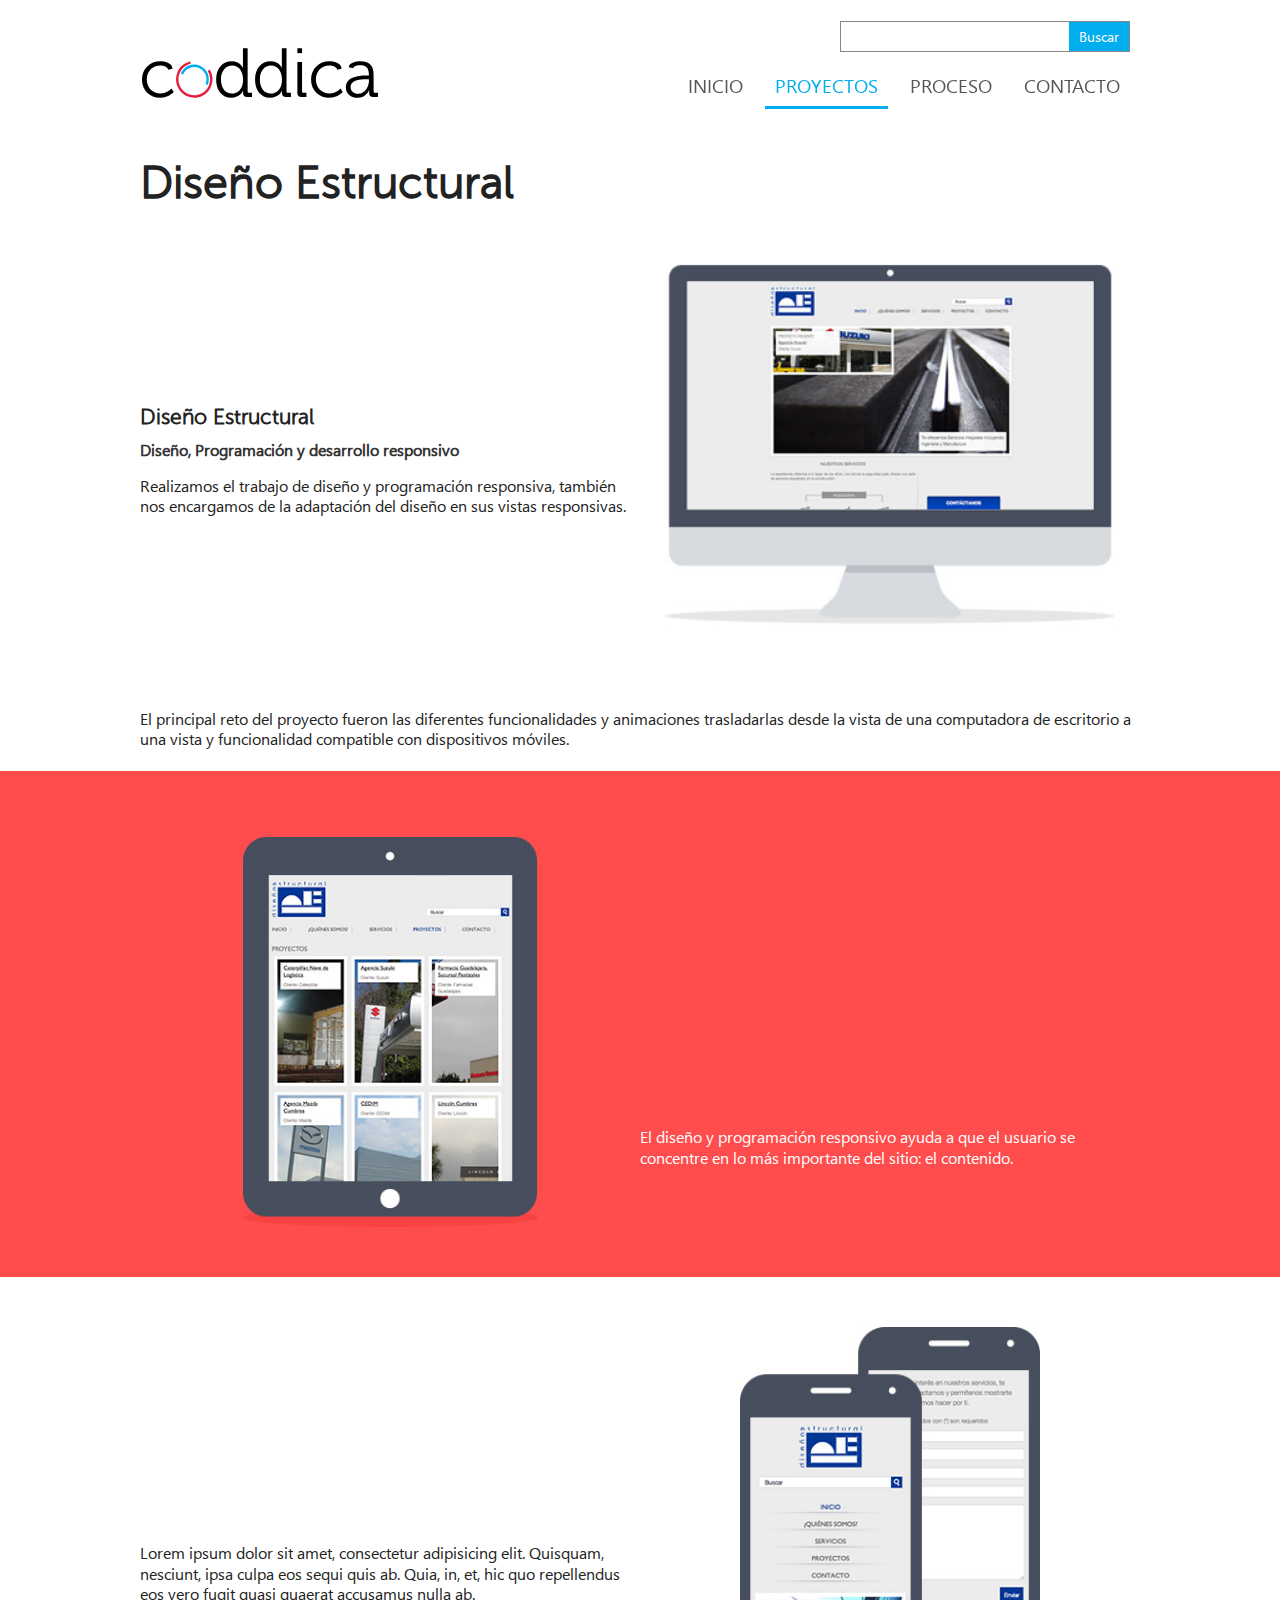
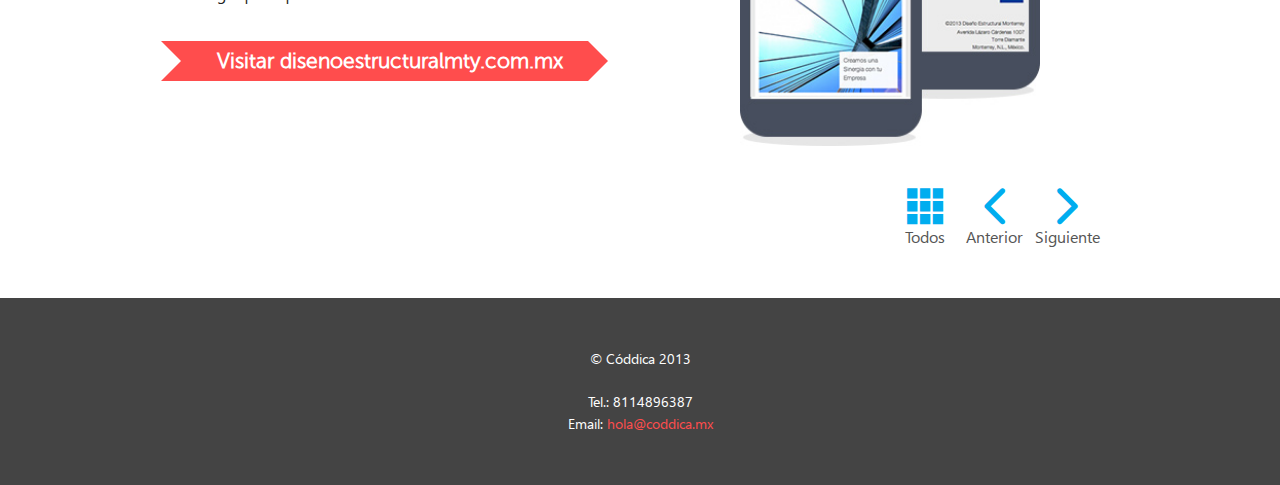
<file: proyectos/destructural.html>
<!DOCTYPE html>
<!--[if lt IE 7]>      <html class="no-js lt-ie9 lt-ie8 lt-ie7" lang ="es" xmlns:fb="http://ogp.me/ns/fb#"> <![endif]-->
<!--[if IE 7]>         <html class="no-js lt-ie9 lt-ie8" lang="es" xmlns:fb="http://ogp.me/ns/fb#"> <![endif]-->
<!--[if IE 8]>         <html class="no-js lt-ie9" lang="es" xmlns:fb="http://ogp.me/ns/fb#"> <![endif]-->
<!--[if gt IE 8]><!--> <html class="no-js" lang="es" xmlns:fb="http://ogp.me/ns/fb#"> <!--<![endif]-->
    <head>
        <meta charset="utf-8">
        <meta http-equiv="X-UA-Compatible" content="IE=edge,chrome=1">
        <title> Dise&ntilde;o Estructural - Proyectos - C&oacute;ddica. Dise&ntilde;o + C&oacute;digo</title>
        <meta name="description" content="Proyecto de sitio web para Dise&ntilde;o Estructural">
        <meta name="author" content="C&oacute;ddica">
        <meta name="Copyright" content="&copy; C&oacute;ddica 2013. Todos los derechos reservados.">

        <!-- Mobile -->
        <meta name="HandheldFriendly" content="True">
        <meta name="MobileOptimized" content="320">
        <meta name="viewport" content="width=device-width, initial-scale=1.0">
        <meta http-equiv="cleartype" content="on">

        <link rel="stylesheet" href="../css/estilos.css">

        <script src="../js/modernizr-2.6.2.min.js"></script>

        <link rel="apple-touch-icon-precomposed" sizes="144x144" href="../img/touch/apple-touch-icon-144x144-precomposed.png">
        <link rel="apple-touch-icon-precomposed" sizes="114x114" href="../img/touch/apple-touch-icon-114x114-precomposed.png">
        <link rel="apple-touch-icon-precomposed" sizes="72x72" href="../img/touch/apple-touch-icon-72x72-precomposed.png">
        <link rel="apple-touch-icon-precomposed" href="../img/touch/apple-touch-icon-57x57-precomposed.png">
        <link rel="shortcut icon" href="../img/touch/apple-touch-icon.png">

        <meta name="msapplication-TileImage" content="../img/touch/apple-touch-icon-144x144-precomposed.png">
        <meta name="msapplication-TileColor" content="#222222">

        <link rel="shortcut icon" href="../img/favicon.ico">
    </head>
    <body class="interior" id="skrollr-body">
        <!--[if lte IE 7]>
            <p class="chromeframe">Est&aacute;s usando un navegador <strong>obsoleto</strong> browser. Puedes <a href="http://browsehappy.com/">actualizar tu navegador</a> o <a href="http://www.google.com/chromeframe/?redirect=true">activar Google Chrome Frame</a> para mejorar tu experiencia.</p>
        <![endif]-->

        <header role="banner" class="clearfix">
            <h2 class="contenedor">
                <a href="../" title="Ir a Inicio de C&oacute;ddica">
                    <img src="../img/logo.svg" alt="Logotipo de C&oacute;ddica">
                </a>
            </h2>
            <div class="menu-button">
                <span aria-hidden="true" data-icon="&#xe007;" class="abrir-menu"></span>
                <span class="screen-reader-text abrir-menu">MEN&Uacute;</span>
                <span aria-hidden="true" data-icon="&#xe001;" class="cerrar-menu"></span>
                <span class="screen-reader-text cerrar-menu">CERRAR</span>
            </div>
            <div class="buscar-boton">
                <span aria-hidden="true" data-icon="&#xe002;"></span>
                <span class="screen-reader-text">BUSCAR</span>
            </div>
        </header>

        <div class="contenedor-general nav-busqueda clearfix">
            <nav role="navigation" class="clearfix">
                <ul class="flexnav clearfix" data-breakpoint="768">
                    <li><a href="../">INICIO</a></li>
                    <li class="active"><a href="../proyectos/">PROYECTOS</a></li>
                    <li><a href="../proceso/">PROCESO</a></li>
                    <!--
                    <li><a href="../nosotros/">NOSOTROS</a></li>
                    -->
                    <li><a href="../contacto/">CONTACTO</a></li>
                </ul>
            </nav>

            <div class="busqueda">
                    <form class="contenedor">
                        <input type="text" name="buscar" id="buscar">
                        <input type="submit" value="Buscar">
                    </form>
            </div>
            <!-- final .busqueda -->

            <div class="contenedor heading-principal">
                <h1>Dise&ntilde;o Estructural</h1>
            </div>

        </div>

        <article class="clearfix proyecto-individual">
                <div class="contenedor clearfix">

                    <span data-picture data-alt="Proyecto Sitio web de Dise&ntilde;o Estructural" class="cont clearfix">
                        <span data-src="../img/de-desktop-movil.jpg"></span>
                        <span data-src="../img/de-desktop-tablet-desktop.jpg" data-media="(min-width: 650px)"></span>

                        <!-- Fallback content for non-JS browsers. Same img src as the initial, unqualified source element. -->
                        <noscript>
                            <img src="../img/de-desktop-tablet-desktop.jpg" alt="Sitio web de Dise&ntilde;o Estructural">
                        </noscript>
                    </span>

                    <div class="descripcion-proyecto">
                        <h1>Dise&ntilde;o Estructural</h1>
                        <p class="trabajo-realizado">Dise&ntilde;o, Programaci&oacute;n y desarrollo responsivo</p>
                        <p>Realizamos el trabajo de dise&ntilde;o y programaci&oacute;n responsiva, tambi&eacute;n nos encargamos de la adaptaci&oacute;n del dise&ntilde;o en sus vistas responsivas.</p>
                    </div>
                    <!-- descripcion-proyecto -->

                </div>

                <div class="intro-text contenedor">
                    <p>El principal reto del proyecto fueron las diferentes funcionalidades y animaciones trasladarlas desde la vista de una computadora de escritorio a una vista y funcionalidad compatible con dispositivos móviles.</p>
                </div>

                <!-- circulos no aplican
                <div class="detalles contenedor clearfix">
                    <div class="detalle small contenedor">
                        <span data-picture data-alt="Detalle de web de Pinknoise: Control de Vol&uacute;men" class="cont">
                            <span data-src="../img/pinknoise-volumen-movil.png"></span>
                            <span data-src="../img/pinknoise-volumen-tablet-desktop.png"     data-media="(min-width: 1000px)"></span>
                            <noscript>
                                <img src="../img/pinknoise-volumen-tablet-desktop.png" alt="Detalle de web de Pinknoise: Control de Vol&uacute;men">
                            </noscript>
                        </span>

                        <p>Se logr&oacute; llegar a un diseño adaptable, visible en todo dispositivo, respetando la visión inicial del cliente y del proyecto.</p>

                    </div> 


                    <!-- .detalle small 

                    <div class="detalle large contenedor">
                        <span data-picture data-alt="Detalle de web de Pinknoise: Cintas de grabaci&oacute;n" class="cont">
                            <span data-src="../img/pinknoise-cintas-movil.png"></span>
                            <span data-src="../img/pinknoise-cintas-tablet.png"     data-media="(min-width: 760px)"></span>
                            <span data-src="../img/pinknoise-cintas-desktop.png"     data-media="(min-width: 1000px)"></span>
                            <noscript>
                                <img src="../img/pinknoise-cintas-desktop.png" alt="Detalle de web de Pinknoise: Cintas de grabaci&oacute;n">
                            </noscript>
                        </span>

                        <p>La atm&oacute;sfera de la interfaz se pudo recrear con la funcionalidad de los diferentes controles, por medio de Javascript y animaciones CSS3.</p>

                    </div>
                    <!-- .detalle small -->
                </div>


                <div class="resaltar-mas clearfix">
                    <div class="contenedor tableta">
                        <span data-picture data-alt="Sitio web Piknoise visto en tableta" class="cont">
                            <span data-src="../img/de-tabletproyecto-movil.jpg"></span>
                            <span data-src="../img/de-tabletproyecto-tablet.jpg"     data-media="(min-width: 760px)"></span>
                            <span data-src="../img/de-tabletproyecto-desktop.jpg"     data-media="(min-width: 1000px)"></span>
                            <noscript>
                                <img src="../img/de-tabletproyecto-desktop.jpg" alt="Sitio web Piknoise visto en tableta">
                            </noscript>
                        </span>

                        <p>El diseño y programaci&oacute;n responsivo ayuda a que el usuario se concentre en lo m&aacute;s importante del sitio: el contenido.</p>
                    </div>
                </div>

                <div class="contenedor movil clearfix">
                    <span data-picture data-alt="Sitio web Piknoise visto en tel&eacute;fono m&oacute;vil" class="cont">
                        <span data-src="../img/de-movilproyecto-movil.jpg"></span>
                        <span data-src="../img/de-movilproyecto-desktop.jpg"     data-media="(min-width: 760px)"></span>
                        <noscript>
                            <img src="../img/de-movilproyecto-desktop.jpg" alt="Sitio web dise&ntilde;o estructural visto en tel&eacute;fono m&oacute;vil">
                        </noscript>
                    </span>

                    <p>Lorem ipsum dolor sit amet, consectetur adipisicing elit. Quisquam, nesciunt, ipsa culpa eos sequi quis ab. Quia, in, et, hic quo repellendus eos vero fugit quasi quaerat accusamus nulla ab.</p>

                    <strong class="ribbon-wrapp resaltar-boton"><a class="ribbon" href="http://www.disenoestructuralmty.com.mx">Visitar disenoestructuralmty.com.mx</a></strong>

                </div>

        </article>

        <div class="nav-proyectos clearfix">
            <ul class="clearfix">
                <li><a href="../proyectos/">Todos</a></li>
                <li><a href="#">Anterior</a></li>
                <li><a href="#">Siguiente</a></li>
            </ul>
        </div>
        <!-- .nav-proyectos -->

        <footer role="content-info" class="resaltar-menos">
            <p class="contenedor">
                <small>&copy; C&oacute;ddica 2013<br><br>Tel.: 8114896387<br>Email: <a href="mailto:hola@coddica.mx">hola@coddica.mx</a></small>
            </p>
        </footer>

        <script src="//ajax.googleapis.com/ajax/libs/jquery/1.9.1/jquery.min.js"></script>
        <script>window.jQuery || document.write('<script src="../js/jquery-1.9.1.min.js"><\/script>')</script>
        <!--[if (gte IE 6)&(lte IE 8)]>
          <script type="text/javascript" src="selectivizr.js"></script>
        <![endif]-->
        <script src="../js/helper.js"></script>
        <script src="../js/plugins.js"></script>
        <script src="../js/main.js"></script>
<!--
        <script>
            var _gaq=[['_setAccount','UA-XXXXX-X'],['_trackPageview']];
            (function(d,t){var g=d.createElement(t),s=d.getElementsByTagName(t)[0];
            g.src='//www.google-analytics.com/ga.js';
            s.parentNode.insertBefore(g,s)}(document,'script'));
        </script>
    -->
    </body>
</html>
</file>
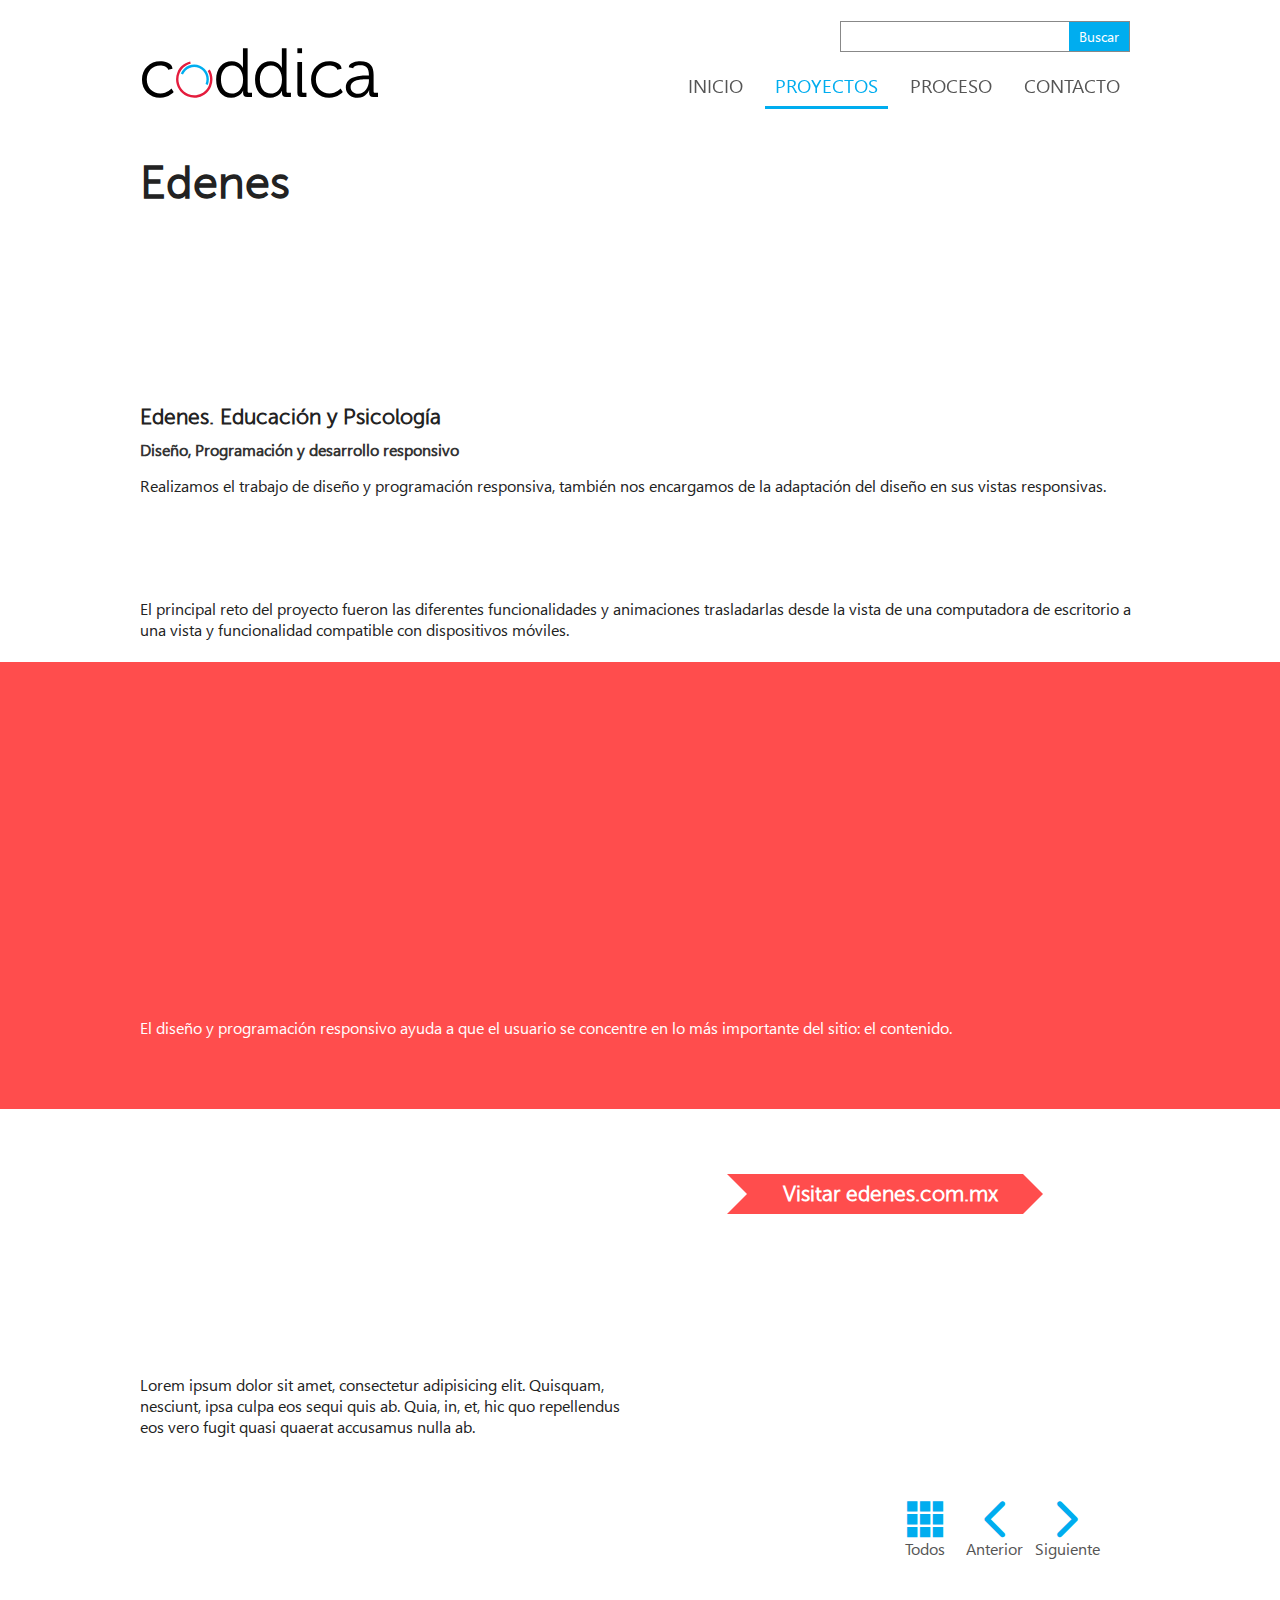
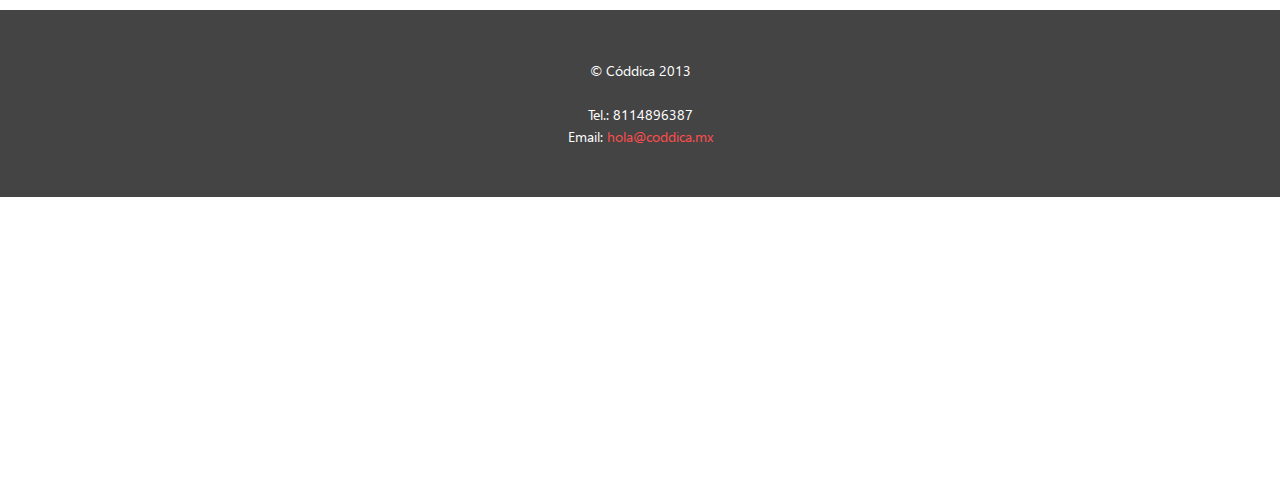
<file: proyectos/edenes.html>
<!DOCTYPE html>
<!--[if lt IE 7]>      <html class="no-js lt-ie9 lt-ie8 lt-ie7" lang ="es" xmlns:fb="http://ogp.me/ns/fb#"> <![endif]-->
<!--[if IE 7]>         <html class="no-js lt-ie9 lt-ie8" lang="es" xmlns:fb="http://ogp.me/ns/fb#"> <![endif]-->
<!--[if IE 8]>         <html class="no-js lt-ie9" lang="es" xmlns:fb="http://ogp.me/ns/fb#"> <![endif]-->
<!--[if gt IE 8]><!--> <html class="no-js" lang="es" xmlns:fb="http://ogp.me/ns/fb#"> <!--<![endif]-->
    <head>
        <meta charset="utf-8">
        <meta http-equiv="X-UA-Compatible" content="IE=edge,chrome=1">
        <title> Edenes - Proyectos - C&oacute;ddica. Dise&ntilde;o + C&oacute;digo</title>
        <meta name="description" content="Proyecto de sitio web para Edenes. Educac&oacute;n y Psicolog&iacute;a">
        <meta name="author" content="C&oacute;ddica">
        <meta name="Copyright" content="&copy; C&oacute;ddica 2013. Todos los derechos reservados.">

        <!-- Mobile -->
        <meta name="HandheldFriendly" content="True">
        <meta name="MobileOptimized" content="320">
        <meta name="viewport" content="width=device-width, initial-scale=1.0">
        <meta http-equiv="cleartype" content="on">

        <link rel="stylesheet" href="../css/estilos.css">

        <script src="../js/modernizr-2.6.2.min.js"></script>

        <link rel="apple-touch-icon-precomposed" sizes="144x144" href="../img/touch/apple-touch-icon-144x144-precomposed.png">
        <link rel="apple-touch-icon-precomposed" sizes="114x114" href="../img/touch/apple-touch-icon-114x114-precomposed.png">
        <link rel="apple-touch-icon-precomposed" sizes="72x72" href="../img/touch/apple-touch-icon-72x72-precomposed.png">
        <link rel="apple-touch-icon-precomposed" href="../img/touch/apple-touch-icon-57x57-precomposed.png">
        <link rel="shortcut icon" href="../img/touch/apple-touch-icon.png">

        <meta name="msapplication-TileImage" content="../img/touch/apple-touch-icon-144x144-precomposed.png">
        <meta name="msapplication-TileColor" content="#222222">

        <link rel="shortcut icon" href="../img/favicon.ico">
    </head>
    <body class="interior" id="skrollr-body">
        <!--[if lte IE 7]>
            <p class="chromeframe">Est&aacute;s usando un navegador <strong>obsoleto</strong> browser. Puedes <a href="http://browsehappy.com/">actualizar tu navegador</a> o <a href="http://www.google.com/chromeframe/?redirect=true">activar Google Chrome Frame</a> para mejorar tu experiencia.</p>
        <![endif]-->

        <header role="banner" class="clearfix">
            <h2 class="contenedor">
                <a href="../" title="Ir a Inicio de C&oacute;ddica">
                    <img src="../img/logo.svg" alt="Logotipo de C&oacute;ddica">
                </a>
            </h2>
            <div class="menu-button">
                <span aria-hidden="true" data-icon="&#xe007;" class="abrir-menu"></span>
                <span class="screen-reader-text abrir-menu">MEN&Uacute;</span>
                <span aria-hidden="true" data-icon="&#xe001;" class="cerrar-menu"></span>
                <span class="screen-reader-text cerrar-menu">CERRAR</span>
            </div>
            <div class="buscar-boton">
                <span aria-hidden="true" data-icon="&#xe002;"></span>
                <span class="screen-reader-text">BUSCAR</span>
            </div>
        </header>

        <div class="contenedor-general nav-busqueda clearfix">
            <nav role="navigation" class="clearfix">
                <ul class="flexnav clearfix" data-breakpoint="768">
                    <li><a href="../">INICIO</a></li>
                    <li class="active"><a href="../proyectos/">PROYECTOS</a></li>
                    <li><a href="../proceso/">PROCESO</a></li>
                    <!--
                    <li><a href="../nosotros/">NOSOTROS</a></li>
                    -->
                    <li><a href="../contacto/">CONTACTO</a></li>
                </ul>
            </nav>

            <div class="busqueda">
                    <form class="contenedor">
                        <input type="text" name="buscar" id="buscar">
                        <input type="submit" value="Buscar">
                    </form>
            </div>
            <!-- final .busqueda -->

            <div class="contenedor heading-principal">
                <h1>Edenes</h1>
            </div>

        </div>

        <article class="clearfix proyecto-individual">
                <div class="contenedor clearfix">

                    <span data-picture data-alt="Proyecto Sitio web de Edenes. Educaci&oacute;n y Psicolog&iacute;a" class="cont clearfix">
                        <span data-src="../img/edenes-desktop-movil.jpg"></span>
                        <span data-src="../img/edenes-desktop-tablet-desktop.jpg" data-media="(min-width: 650px)"></span>

                        <!-- Fallback content for non-JS browsers. Same img src as the initial, unqualified source element. -->
                        <noscript>
                            <img src="../img/edenes-desktop-tablet-desktop.jpg" alt="Sitio web de Edenes. Educaci&oacute;n y Psicolog&iactue;a">
                        </noscript>
                    </span>

                    <div class="descripcion-proyecto">
                        <h1>Edenes. Educaci&oacute;n y Psicolog&iacute;a</h1>
                        <p class="trabajo-realizado">Dise&ntilde;o, Programaci&oacute;n y desarrollo responsivo</p>
                        <p>Realizamos el trabajo de dise&ntilde;o y programaci&oacute;n responsiva, tambi&eacute;n nos encargamos de la adaptaci&oacute;n del dise&ntilde;o en sus vistas responsivas.</p>
                    </div>
                    <!-- descripcion-proyecto -->

                </div>

                <div class="intro-text contenedor">
                    <p>El principal reto del proyecto fueron las diferentes funcionalidades y animaciones trasladarlas desde la vista de una computadora de escritorio a una vista y funcionalidad compatible con dispositivos móviles.</p>
                </div>

                <!-- circulos no aplican
                <div class="detalles contenedor clearfix">
                    <div class="detalle small contenedor">
                        <span data-picture data-alt="Detalle de web de Pinknoise: Control de Vol&uacute;men" class="cont">
                            <span data-src="../img/pinknoise-volumen-movil.png"></span>
                            <span data-src="../img/pinknoise-volumen-tablet-desktop.png"     data-media="(min-width: 1000px)"></span>
                            <noscript>
                                <img src="../img/pinknoise-volumen-tablet-desktop.png" alt="Detalle de web de Pinknoise: Control de Vol&uacute;men">
                            </noscript>
                        </span>

                        <p>Se logr&oacute; llegar a un diseño adaptable, visible en todo dispositivo, respetando la visión inicial del cliente y del proyecto.</p>

                    </div> 


                    <!-- .detalle small 

                    <div class="detalle large contenedor">
                        <span data-picture data-alt="Detalle de web de Pinknoise: Cintas de grabaci&oacute;n" class="cont">
                            <span data-src="../img/pinknoise-cintas-movil.png"></span>
                            <span data-src="../img/pinknoise-cintas-tablet.png"     data-media="(min-width: 760px)"></span>
                            <span data-src="../img/pinknoise-cintas-desktop.png"     data-media="(min-width: 1000px)"></span>
                            <noscript>
                                <img src="../img/pinknoise-cintas-desktop.png" alt="Detalle de web de Pinknoise: Cintas de grabaci&oacute;n">
                            </noscript>
                        </span>

                        <p>La atm&oacute;sfera de la interfaz se pudo recrear con la funcionalidad de los diferentes controles, por medio de Javascript y animaciones CSS3.</p>

                    </div>
                    <!-- .detalle small -->
                </div>


                <div class="resaltar-mas clearfix">
                    <div class="contenedor tableta">
                        <span data-picture data-alt="Sitio web Piknoise visto en tableta" class="cont">
                            <span data-src="../img/edenes-tabletproyecto-movil.jpg"></span>
                            <span data-src="../img/edenes-tabletproyecto-tablet.jpg"     data-media="(min-width: 760px)"></span>
                            <span data-src="../img/edenes-tabletproyecto-desktop.jpg"     data-media="(min-width: 1000px)"></span>
                            <noscript>
                                <img src="../img/edenes-tabletproyecto-desktop.jpg" alt="Sitio web Piknoise visto en tableta">
                            </noscript>
                        </span>

                        <p>El diseño y programaci&oacute;n responsivo ayuda a que el usuario se concentre en lo m&aacute;s importante del sitio: el contenido.</p>
                    </div>
                </div>

                <div class="contenedor movil clearfix">
                    <span data-picture data-alt="Sitio web Piknoise visto en tel&eacute;fono m&oacute;vil" class="cont">
                        <span data-src="../img/edenes-movilproyecto-movil.jpg"></span>
                        <span data-src="../img/edenes-movilproyecto-desktop.jpg"     data-media="(min-width: 760px)"></span>
                        <noscript>
                            <img src="../img/edenes-movilproyecto-desktop.jpg" alt="Sitio web Piknoise visto en tel&eacute;fono m&oacute;vil">
                        </noscript>
                    </span>

                    <p>Lorem ipsum dolor sit amet, consectetur adipisicing elit. Quisquam, nesciunt, ipsa culpa eos sequi quis ab. Quia, in, et, hic quo repellendus eos vero fugit quasi quaerat accusamus nulla ab.</p>

                    <strong class="ribbon-wrapp resaltar-boton"><a class="ribbon" href="http://www.edenes.com.mx">Visitar edenes.com.mx</a></strong>

                </div>

        </article>

        <div class="nav-proyectos clearfix">
            <ul class="clearfix">
                <li><a href="../proyectos/">Todos</a></li>
                <li><a href="#">Anterior</a></li>
                <li><a href="#">Siguiente</a></li>
            </ul>
        </div>
        <!-- .nav-proyectos -->

        <footer role="content-info" class="resaltar-menos">
            <p class="contenedor">
                <small>&copy; C&oacute;ddica 2013<br><br>Tel.: 8114896387<br>Email: <a href="mailto:hola@coddica.mx">hola@coddica.mx</a></small>
            </p>
        </footer>

        <script src="//ajax.googleapis.com/ajax/libs/jquery/1.9.1/jquery.min.js"></script>
        <script>window.jQuery || document.write('<script src="../js/jquery-1.9.1.min.js"><\/script>')</script>
        <!--[if (gte IE 6)&(lte IE 8)]>
          <script type="text/javascript" src="selectivizr.js"></script>
        <![endif]-->
        <script src="../js/helper.js"></script>
        <script src="../js/plugins.js"></script>
        <script src="../js/main.js"></script>
<!--
        <script>
            var _gaq=[['_setAccount','UA-XXXXX-X'],['_trackPageview']];
            (function(d,t){var g=d.createElement(t),s=d.getElementsByTagName(t)[0];
            g.src='//www.google-analytics.com/ga.js';
            s.parentNode.insertBefore(g,s)}(document,'script'));
        </script>
    -->
    </body>
</html>
</file>
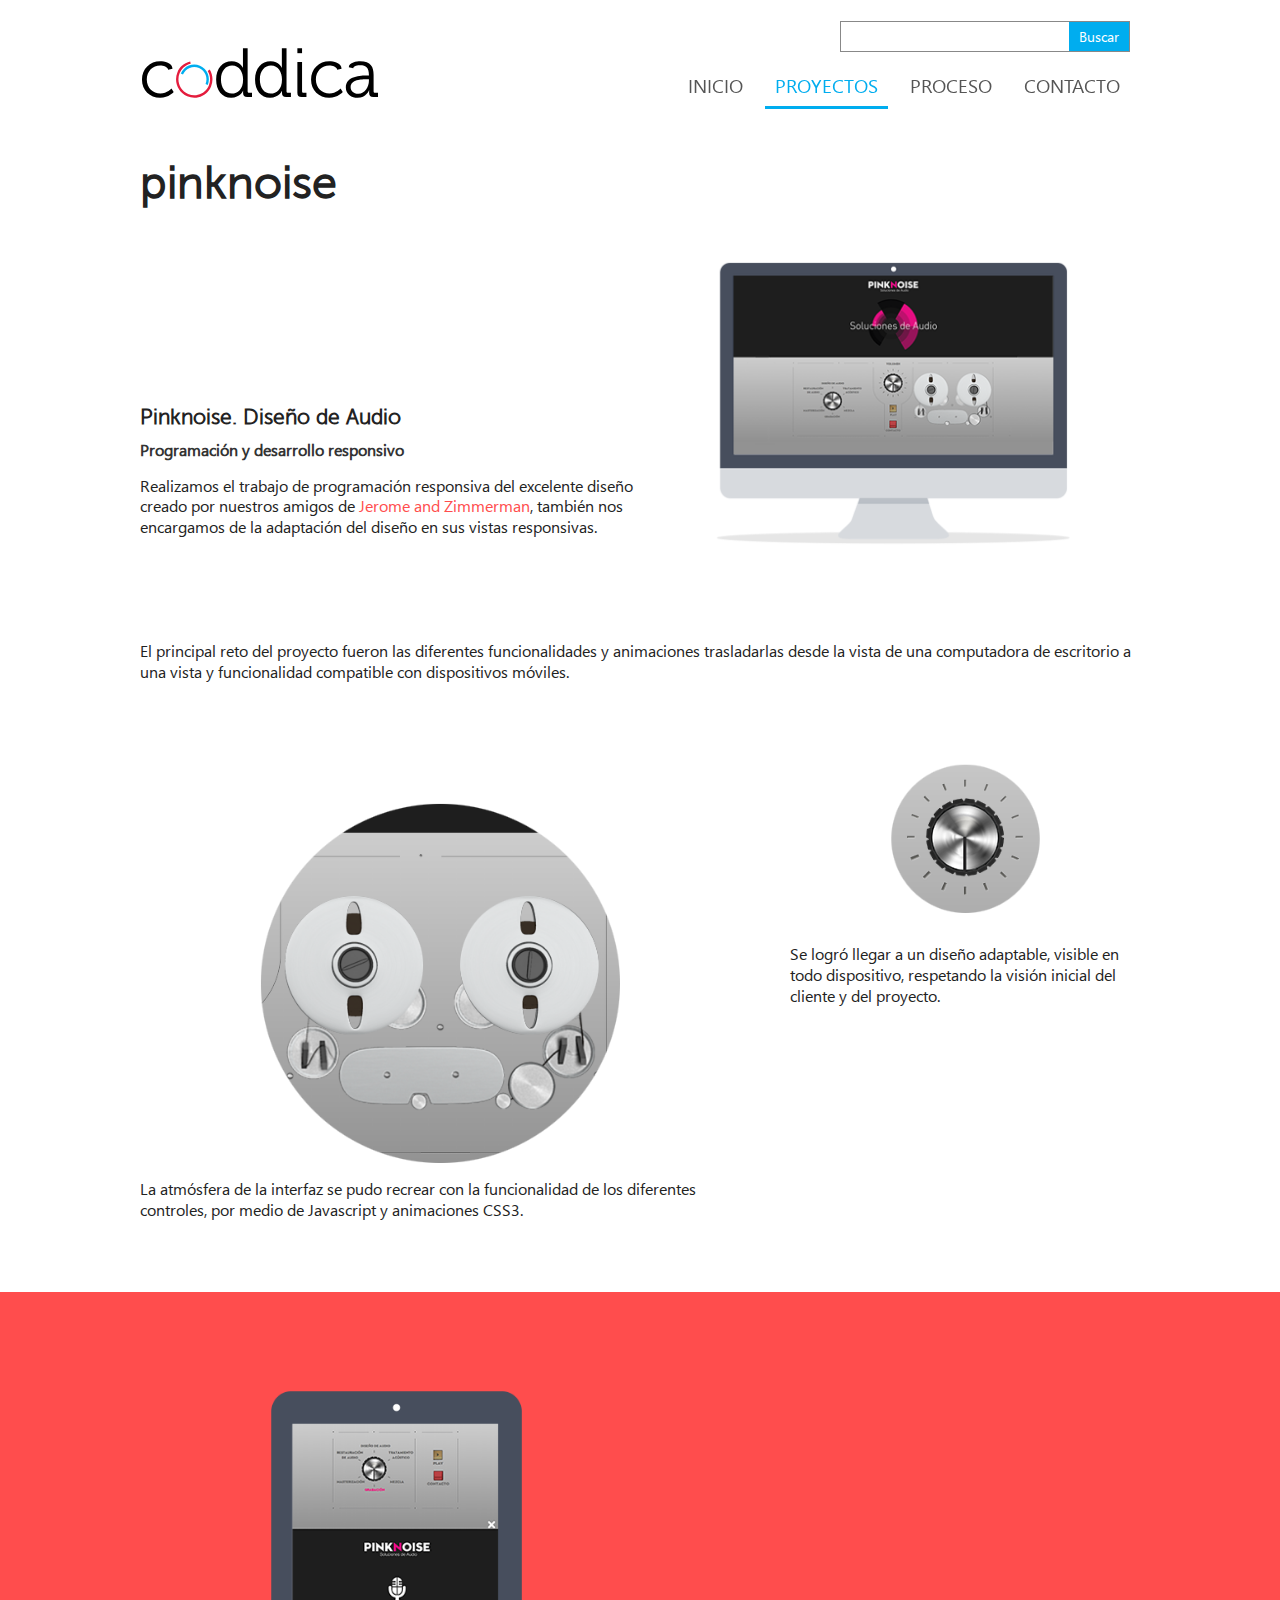
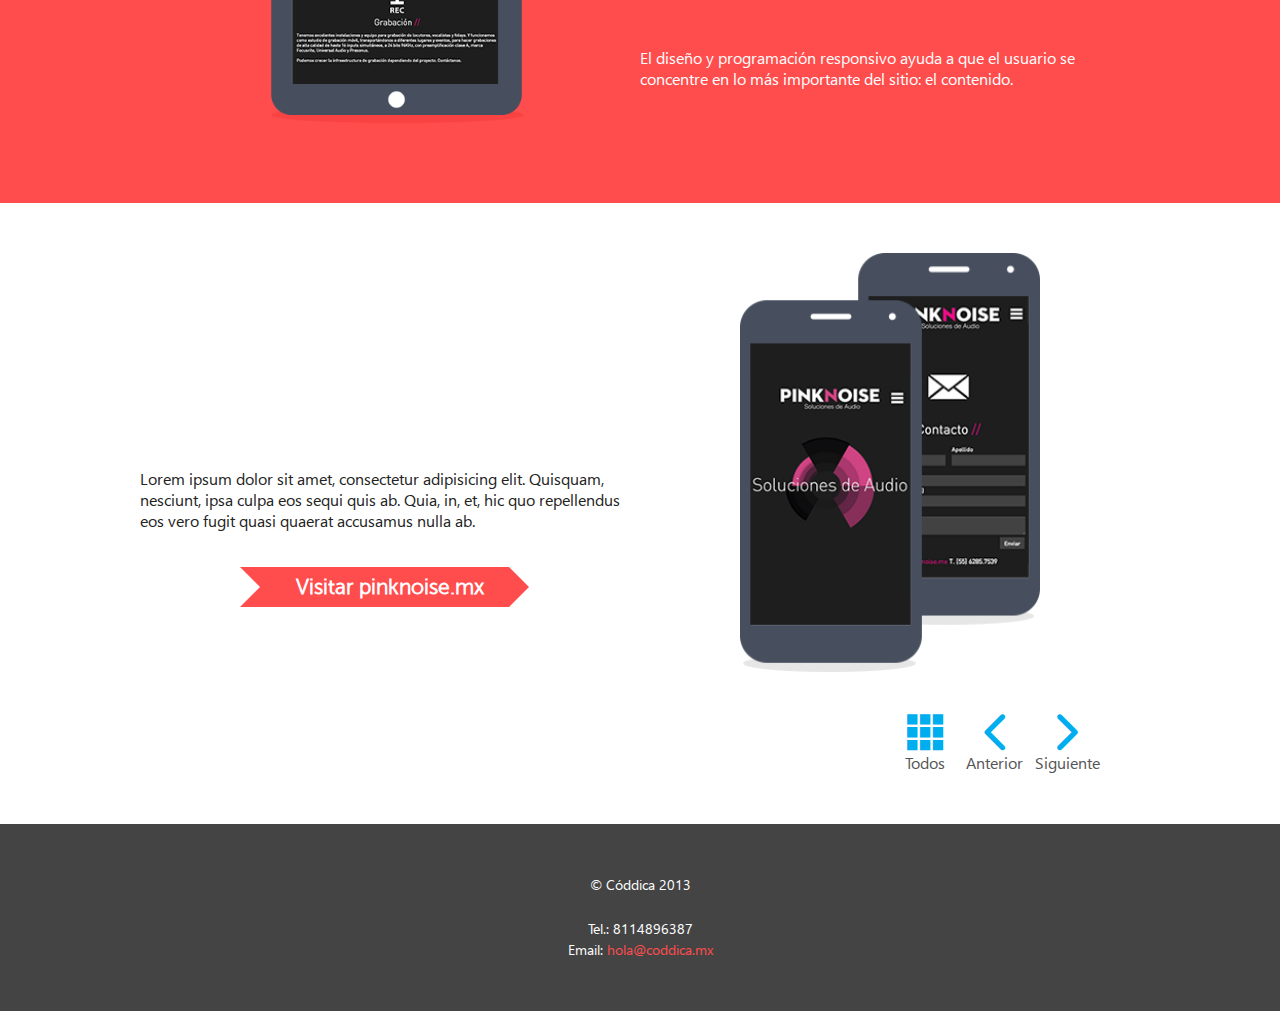
<file: proyectos/pinknoise.html>
<!DOCTYPE html>
<!--[if lt IE 7]>      <html class="no-js lt-ie9 lt-ie8 lt-ie7" lang ="es" xmlns:fb="http://ogp.me/ns/fb#"> <![endif]-->
<!--[if IE 7]>         <html class="no-js lt-ie9 lt-ie8" lang="es" xmlns:fb="http://ogp.me/ns/fb#"> <![endif]-->
<!--[if IE 8]>         <html class="no-js lt-ie9" lang="es" xmlns:fb="http://ogp.me/ns/fb#"> <![endif]-->
<!--[if gt IE 8]><!--> <html class="no-js" lang="es" xmlns:fb="http://ogp.me/ns/fb#"> <!--<![endif]-->
    <head>
        <meta charset="utf-8">
        <meta http-equiv="X-UA-Compatible" content="IE=edge,chrome=1">
        <title> Pinknoise - Proyectos - C&oacute;ddica. Dise&ntilde;o + C&oacute;digo</title>
        <meta name="description" content="Proyecto de sitio web para Pinknoise. Soluciones de Audio">
        <meta name="author" content="C&oacute;ddica">
        <meta name="Copyright" content="&copy; C&oacute;ddica 2013. Todos los derechos reservados.">

        <!-- Mobile -->
        <meta name="HandheldFriendly" content="True">
        <meta name="MobileOptimized" content="320">
        <meta name="viewport" content="width=device-width, initial-scale=1.0">
        <meta http-equiv="cleartype" content="on">

        <link rel="stylesheet" href="../css/estilos.css">

        <script src="../js/modernizr-2.6.2.min.js"></script>

        <link rel="apple-touch-icon-precomposed" sizes="144x144" href="../img/touch/apple-touch-icon-144x144-precomposed.png">
        <link rel="apple-touch-icon-precomposed" sizes="114x114" href="../img/touch/apple-touch-icon-114x114-precomposed.png">
        <link rel="apple-touch-icon-precomposed" sizes="72x72" href="../img/touch/apple-touch-icon-72x72-precomposed.png">
        <link rel="apple-touch-icon-precomposed" href="../img/touch/apple-touch-icon-57x57-precomposed.png">
        <link rel="shortcut icon" href="../img/touch/apple-touch-icon.png">

        <meta name="msapplication-TileImage" content="../img/touch/apple-touch-icon-144x144-precomposed.png">
        <meta name="msapplication-TileColor" content="#222222">

        <link rel="shortcut icon" href="../img/favicon.ico">
    </head>
    <body class="interior" id="skrollr-body">
        <!--[if lte IE 7]>
            <p class="chromeframe">Est&aacute;s usando un navegador <strong>obsoleto</strong> browser. Puedes <a href="http://browsehappy.com/">actualizar tu navegador</a> o <a href="http://www.google.com/chromeframe/?redirect=true">activar Google Chrome Frame</a> para mejorar tu experiencia.</p>
        <![endif]-->

        <header role="banner" class="clearfix">
            <h2 class="contenedor">
                <a href="../" title="Ir a Inicio de C&oacute;ddica">
                    <img src="../img/logo.svg" alt="Logotipo de C&oacute;ddica">
                </a>
            </h2>
            <div class="menu-button">
                <span aria-hidden="true" data-icon="&#xe007;" class="abrir-menu"></span>
                <span class="screen-reader-text abrir-menu">MEN&Uacute;</span>
                <span aria-hidden="true" data-icon="&#xe001;" class="cerrar-menu"></span>
                <span class="screen-reader-text cerrar-menu">CERRAR</span>
            </div>
            <div class="buscar-boton">
                <span aria-hidden="true" data-icon="&#xe002;"></span>
                <span class="screen-reader-text">BUSCAR</span>
            </div>
        </header>

        <div class="contenedor-general nav-busqueda clearfix">
            <nav role="navigation" class="clearfix">
                <ul class="flexnav clearfix" data-breakpoint="768">
                    <li><a href="../">INICIO</a></li>
                    <li class="active"><a href="../proyectos/">PROYECTOS</a></li>
                    <li><a href="../proceso/">PROCESO</a></li>
                    <!--
                    <li><a href="../nosotros/">NOSOTROS</a></li>
                    -->
                    <li><a href="../contacto/">CONTACTO</a></li>
                </ul>
            </nav>

            <div class="busqueda">
                    <form class="contenedor">
                        <input type="text" name="buscar" id="buscar">
                        <input type="submit" value="Buscar">
                    </form>
            </div>
            <!-- final .busqueda -->

            <div class="contenedor heading-principal">
                <h1>pinknoise</h1>
            </div>

        </div>

        <article class="clearfix proyecto-individual">
                <div class="contenedor clearfix">

                    <span data-picture data-alt="Proyecto Sitio web de Pinknoise Soluciones de Audio" class="cont clearfix">
                        <span data-src="../img/pinknoise-desktop-movil.png"></span>
                        <span data-src="../img/pinknoise-desktop-tablet-desktop.png" data-media="(min-width: 650px)"></span>

                        <!-- Fallback content for non-JS browsers. Same img src as the initial, unqualified source element. -->
                        <noscript>
                            <img src="../img/pinknoise-desktop-tablet-desktop.png" alt="Sitio web de Pinknoise Soluciones de Audio">
                        </noscript>
                    </span>

                    <div class="descripcion-proyecto">
                        <h1>Pinknoise. Dise&ntilde;o de Audio</h1>
                        <p class="trabajo-realizado">Programaci&oacute;n y desarrollo responsivo</p>
                        <p>Realizamos el trabajo de programaci&oacute;n responsiva del excelente dise&ntilde;o creado por nuestros amigos de <a href="#">Jerome and Zimmerman</a>, tambi&eacute;n nos encargamos de la adaptaci&oacute;n del dise&ntilde;o en sus vistas responsivas.</p>
                    </div>
                    <!-- descripcion-proyecto -->

                </div>

                <div class="intro-text contenedor">
                    <p>El principal reto del proyecto fueron las diferentes funcionalidades y animaciones trasladarlas desde la vista de una computadora de escritorio a una vista y funcionalidad compatible con dispositivos móviles.</p>
                </div>

                <div class="detalles contenedor clearfix">
                    <div class="detalle small contenedor">
                        <span data-picture data-alt="Detalle de web de Pinknoise: Control de Vol&uacute;men" class="cont">
                            <span data-src="../img/pinknoise-volumen-movil.png"></span>
                            <span data-src="../img/pinknoise-volumen-tablet-desktop.png"     data-media="(min-width: 1000px)"></span>
                            <noscript>
                                <img src="../img/pinknoise-volumen-tablet-desktop.png" alt="Detalle de web de Pinknoise: Control de Vol&uacute;men">
                            </noscript>
                        </span>

                        <p>Se logr&oacute; llegar a un diseño adaptable, visible en todo dispositivo, respetando la visión inicial del cliente y del proyecto.</p>

                    </div>
                    <!-- .detalle small -->

                    <div class="detalle large contenedor">
                        <span data-picture data-alt="Detalle de web de Pinknoise: Cintas de grabaci&oacute;n" class="cont">
                            <span data-src="../img/pinknoise-cintas-movil.png"></span>
                            <span data-src="../img/pinknoise-cintas-tablet.png"     data-media="(min-width: 760px)"></span>
                            <span data-src="../img/pinknoise-cintas-desktop.png"     data-media="(min-width: 1000px)"></span>
                            <noscript>
                                <img src="../img/pinknoise-cintas-desktop.png" alt="Detalle de web de Pinknoise: Cintas de grabaci&oacute;n">
                            </noscript>
                        </span>

                        <p>La atm&oacute;sfera de la interfaz se pudo recrear con la funcionalidad de los diferentes controles, por medio de Javascript y animaciones CSS3.</p>

                    </div>
                    <!-- .detalle small -->
                </div>


                <div class="resaltar-mas clearfix">
                    <div class="contenedor tableta">
                        <span data-picture data-alt="Sitio web Piknoise visto en tableta" class="cont">
                            <span data-src="../img/pinknoise-tabletproyecto-movil.png"></span>
                            <span data-src="../img/pinknoise-tabletproyecto-tablet.png"     data-media="(min-width: 760px)"></span>
                            <span data-src="../img/pinknoise-tabletproyecto-desktop.png"     data-media="(min-width: 1000px)"></span>
                            <noscript>
                                <img src="../img/pinknoise-tabletproyecto-desktop.png" alt="Sitio web Piknoise visto en tableta">
                            </noscript>
                        </span>

                        <p>El diseño y programaci&oacute;n responsivo ayuda a que el usuario se concentre en lo m&aacute;s importante del sitio: el contenido.</p>
                    </div>
                </div>

                <div class="contenedor movil clearfix">
                    <span data-picture data-alt="Sitio web Piknoise visto en tel&eacute;fono m&oacute;vil" class="cont">
                        <span data-src="../img/pinknoise-movilproyecto-movil.png"></span>
                        <span data-src="../img/pinknoise-movilproyecto-desktop.png"     data-media="(min-width: 760px)"></span>
                        <noscript>
                            <img src="../img/pinknoise-movilproyecto-desktop.png" alt="Sitio web Piknoise visto en tel&eacute;fono m&oacute;vil">
                        </noscript>
                    </span>

                    <p>Lorem ipsum dolor sit amet, consectetur adipisicing elit. Quisquam, nesciunt, ipsa culpa eos sequi quis ab. Quia, in, et, hic quo repellendus eos vero fugit quasi quaerat accusamus nulla ab.</p>

                    <strong class="ribbon-wrapp resaltar-boton"><a class="ribbon" href="http://www.pinknoise.mx">Visitar pinknoise.mx</a></strong>

                </div>

        </article>

        <div class="nav-proyectos clearfix">
            <ul class="clearfix">
                <li><a href="../proyectos/">Todos</a></li>
                <li><a href="#">Anterior</a></li>
                <li><a href="#">Siguiente</a></li>
            </ul>
        </div>
        <!-- .nav-proyectos -->

        <footer role="content-info" class="resaltar-menos">
            <p class="contenedor">
                <small>&copy; C&oacute;ddica 2013<br><br>Tel.: 8114896387<br>Email: <a href="mailto:hola@coddica.mx">hola@coddica.mx</a></small>
            </p>
        </footer>

        <script src="//ajax.googleapis.com/ajax/libs/jquery/1.9.1/jquery.min.js"></script>
        <script>window.jQuery || document.write('<script src="../js/jquery-1.9.1.min.js"><\/script>')</script>
        <!--[if (gte IE 6)&(lte IE 8)]>
          <script type="text/javascript" src="selectivizr.js"></script>
        <![endif]-->
        <script src="../js/helper.js"></script>
        <script src="../js/plugins.js"></script>
        <script src="../js/main.js"></script>
<!--
        <script>
            var _gaq=[['_setAccount','UA-XXXXX-X'],['_trackPageview']];
            (function(d,t){var g=d.createElement(t),s=d.getElementsByTagName(t)[0];
            g.src='//www.google-analytics.com/ga.js';
            s.parentNode.insertBefore(g,s)}(document,'script'));
        </script>
    -->
    </body>
</html>
</file>
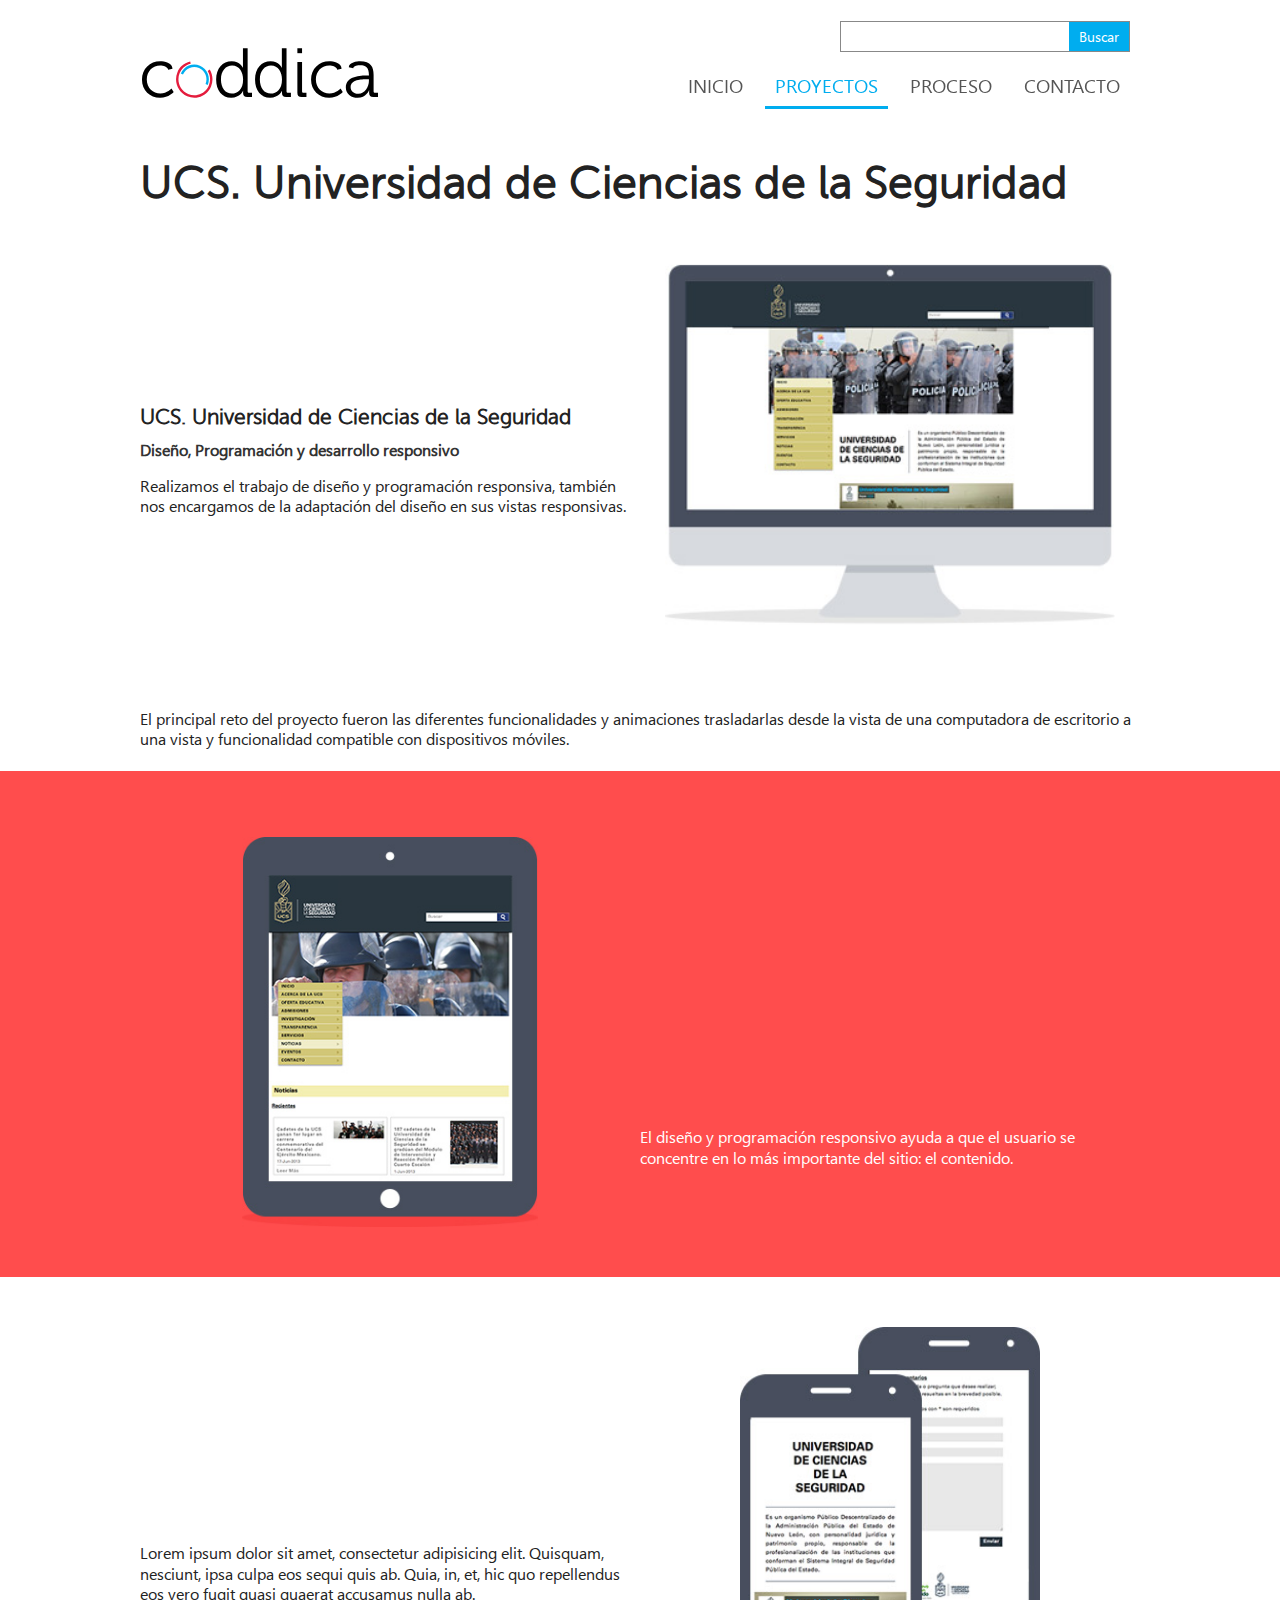
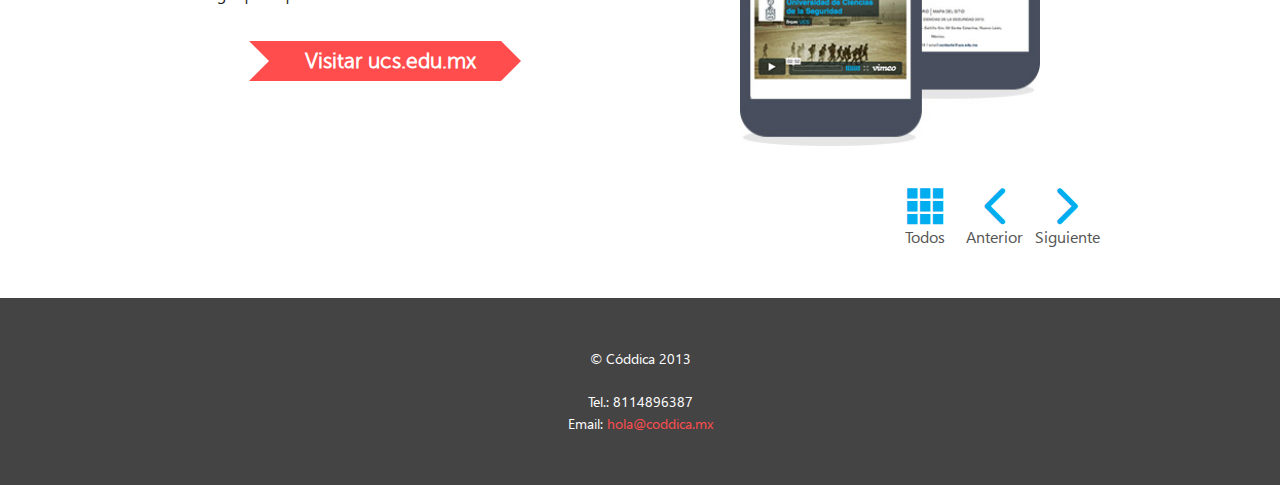
<file: proyectos/ucs.html>
<!DOCTYPE html>
<!--[if lt IE 7]>      <html class="no-js lt-ie9 lt-ie8 lt-ie7" lang ="es" xmlns:fb="http://ogp.me/ns/fb#"> <![endif]-->
<!--[if IE 7]>         <html class="no-js lt-ie9 lt-ie8" lang="es" xmlns:fb="http://ogp.me/ns/fb#"> <![endif]-->
<!--[if IE 8]>         <html class="no-js lt-ie9" lang="es" xmlns:fb="http://ogp.me/ns/fb#"> <![endif]-->
<!--[if gt IE 8]><!--> <html class="no-js" lang="es" xmlns:fb="http://ogp.me/ns/fb#"> <!--<![endif]-->
    <head>
        <meta charset="utf-8">
        <meta http-equiv="X-UA-Compatible" content="IE=edge,chrome=1">
        <title> Ucs - Proyectos - C&oacute;ddica. Dise&ntilde;o + C&oacute;digo</title>
        <meta name="description" content="Proyecto de sitio web para Universidad de Ciencias de la Seguridad">
        <meta name="author" content="C&oacute;ddica">
        <meta name="Copyright" content="&copy; C&oacute;ddica 2013. Todos los derechos reservados.">

        <!-- Mobile -->
        <meta name="HandheldFriendly" content="True">
        <meta name="MobileOptimized" content="320">
        <meta name="viewport" content="width=device-width, initial-scale=1.0">
        <meta http-equiv="cleartype" content="on">

        <link rel="stylesheet" href="../css/estilos.css">

        <script src="../js/modernizr-2.6.2.min.js"></script>

        <link rel="apple-touch-icon-precomposed" sizes="144x144" href="../img/touch/apple-touch-icon-144x144-precomposed.png">
        <link rel="apple-touch-icon-precomposed" sizes="114x114" href="../img/touch/apple-touch-icon-114x114-precomposed.png">
        <link rel="apple-touch-icon-precomposed" sizes="72x72" href="../img/touch/apple-touch-icon-72x72-precomposed.png">
        <link rel="apple-touch-icon-precomposed" href="../img/touch/apple-touch-icon-57x57-precomposed.png">
        <link rel="shortcut icon" href="../img/touch/apple-touch-icon.png">

        <meta name="msapplication-TileImage" content="../img/touch/apple-touch-icon-144x144-precomposed.png">
        <meta name="msapplication-TileColor" content="#222222">

        <link rel="shortcut icon" href="../img/favicon.ico">
    </head>
    <body class="interior" id="skrollr-body">
        <!--[if lte IE 7]>
            <p class="chromeframe">Est&aacute;s usando un navegador <strong>obsoleto</strong> browser. Puedes <a href="http://browsehappy.com/">actualizar tu navegador</a> o <a href="http://www.google.com/chromeframe/?redirect=true">activar Google Chrome Frame</a> para mejorar tu experiencia.</p>
        <![endif]-->

        <header role="banner" class="clearfix">
            <h2 class="contenedor">
                <a href="../" title="Ir a Inicio de C&oacute;ddica">
                    <img src="../img/logo.svg" alt="Logotipo de C&oacute;ddica">
                </a>
            </h2>
            <div class="menu-button">
                <span aria-hidden="true" data-icon="&#xe007;" class="abrir-menu"></span>
                <span class="screen-reader-text abrir-menu">MEN&Uacute;</span>
                <span aria-hidden="true" data-icon="&#xe001;" class="cerrar-menu"></span>
                <span class="screen-reader-text cerrar-menu">CERRAR</span>
            </div>
            <div class="buscar-boton">
                <span aria-hidden="true" data-icon="&#xe002;"></span>
                <span class="screen-reader-text">BUSCAR</span>
            </div>
        </header>

        <div class="contenedor-general nav-busqueda clearfix">
            <nav role="navigation" class="clearfix">
                <ul class="flexnav clearfix" data-breakpoint="768">
                    <li><a href="../">INICIO</a></li>
                    <li class="active"><a href="../proyectos/">PROYECTOS</a></li>
                    <li><a href="../proceso/">PROCESO</a></li>
                    <!--
                    <li><a href="../nosotros/">NOSOTROS</a></li>
                    -->
                    <li><a href="../contacto/">CONTACTO</a></li>
                </ul>
            </nav>

            <div class="busqueda">
                    <form class="contenedor">
                        <input type="text" name="buscar" id="buscar">
                        <input type="submit" value="Buscar">
                    </form>
            </div>
            <!-- final .busqueda -->

            <div class="contenedor heading-principal">
                <h1>UCS. Universidad de Ciencias de la Seguridad</h1>
            </div>

        </div>

        <article class="clearfix proyecto-individual">
                <div class="contenedor clearfix">

                    <span data-picture data-alt="Proyecto Sitio web de UCS. Universidad de Ciencias de la Seguridad" class="cont clearfix">
                        <span data-src="../img/ucs-desktop-movil.jpg"></span>
                        <span data-src="../img/ucs-desktop-tablet-desktop.jpg" data-media="(min-width: 650px)"></span>

                        <!-- Fallback content for non-JS browsers. Same img src as the initial, unqualified source element. -->
                        <noscript>
                            <img src="../img/ucs-desktop-tablet-desktop.jpg" alt="Sitio web de Edenes. Educaci&oacute;n y Psicolog&iactue;a">
                        </noscript>
                    </span>

                    <div class="descripcion-proyecto">
                        <h1>UCS. Universidad de Ciencias de la Seguridad</h1>
                        <p class="trabajo-realizado">Dise&ntilde;o, Programaci&oacute;n y desarrollo responsivo</p>
                        <p>Realizamos el trabajo de dise&ntilde;o y programaci&oacute;n responsiva, tambi&eacute;n nos encargamos de la adaptaci&oacute;n del dise&ntilde;o en sus vistas responsivas.</p>
                    </div>
                    <!-- descripcion-proyecto -->

                </div>

                <div class="intro-text contenedor">
                    <p>El principal reto del proyecto fueron las diferentes funcionalidades y animaciones trasladarlas desde la vista de una computadora de escritorio a una vista y funcionalidad compatible con dispositivos móviles.</p>
                </div>

                <!-- circulos no aplican
                <div class="detalles contenedor clearfix">
                    <div class="detalle small contenedor">
                        <span data-picture data-alt="Detalle de web de Pinknoise: Control de Vol&uacute;men" class="cont">
                            <span data-src="../img/pinknoise-volumen-movil.png"></span>
                            <span data-src="../img/pinknoise-volumen-tablet-desktop.png"     data-media="(min-width: 1000px)"></span>
                            <noscript>
                                <img src="../img/pinknoise-volumen-tablet-desktop.png" alt="Detalle de web de Pinknoise: Control de Vol&uacute;men">
                            </noscript>
                        </span>

                        <p>Se logr&oacute; llegar a un diseño adaptable, visible en todo dispositivo, respetando la visión inicial del cliente y del proyecto.</p>

                    </div> 


                    <!-- .detalle small 

                    <div class="detalle large contenedor">
                        <span data-picture data-alt="Detalle de web de Pinknoise: Cintas de grabaci&oacute;n" class="cont">
                            <span data-src="../img/pinknoise-cintas-movil.png"></span>
                            <span data-src="../img/pinknoise-cintas-tablet.png"     data-media="(min-width: 760px)"></span>
                            <span data-src="../img/pinknoise-cintas-desktop.png"     data-media="(min-width: 1000px)"></span>
                            <noscript>
                                <img src="../img/pinknoise-cintas-desktop.png" alt="Detalle de web de Pinknoise: Cintas de grabaci&oacute;n">
                            </noscript>
                        </span>

                        <p>La atm&oacute;sfera de la interfaz se pudo recrear con la funcionalidad de los diferentes controles, por medio de Javascript y animaciones CSS3.</p>

                    </div>
                    <!-- .detalle small -->
                </div>


                <div class="resaltar-mas clearfix">
                    <div class="contenedor tableta">
                        <span data-picture data-alt="Sitio web Piknoise visto en tableta" class="cont">
                            <span data-src="../img/ucs-tabletproyecto-movil.jpg"></span>
                            <span data-src="../img/ucs-tabletproyecto-tablet.jpg"     data-media="(min-width: 760px)"></span>
                            <span data-src="../img/ucs-tabletproyecto-desktop.jpg"     data-media="(min-width: 1000px)"></span>
                            <noscript>
                                <img src="../img/ucs-tabletproyecto-desktop.jpg" alt="Sitio web Piknoise visto en tableta">
                            </noscript>
                        </span>

                        <p>El diseño y programaci&oacute;n responsivo ayuda a que el usuario se concentre en lo m&aacute;s importante del sitio: el contenido.</p>
                    </div>
                </div>

                <div class="contenedor movil clearfix">
                    <span data-picture data-alt="Sitio web Piknoise visto en tel&eacute;fono m&oacute;vil" class="cont">
                        <span data-src="../img/ucs-movilproyecto-movil.jpg"></span>
                        <span data-src="../img/ucs-movilproyecto-desktop.jpg"     data-media="(min-width: 760px)"></span>
                        <noscript>
                            <img src="../img/ucs-movilproyecto-desktop.jpg" alt="Sitio web Piknoise visto en tel&eacute;fono m&oacute;vil">
                        </noscript>
                    </span>

                    <p>Lorem ipsum dolor sit amet, consectetur adipisicing elit. Quisquam, nesciunt, ipsa culpa eos sequi quis ab. Quia, in, et, hic quo repellendus eos vero fugit quasi quaerat accusamus nulla ab.</p>

                    <strong class="ribbon-wrapp resaltar-boton"><a class="ribbon" href="http://www.ucs.edu.mx">Visitar ucs.edu.mx</a></strong>

                </div>

        </article>

        <div class="nav-proyectos clearfix">
            <ul class="clearfix">
                <li><a href="../proyectos/">Todos</a></li>
                <li><a href="#">Anterior</a></li>
                <li><a href="#">Siguiente</a></li>
            </ul>
        </div>
        <!-- .nav-proyectos -->

        <footer role="content-info" class="resaltar-menos">
            <p class="contenedor">
                <small>&copy; C&oacute;ddica 2013<br><br>Tel.: 8114896387<br>Email: <a href="mailto:hola@coddica.mx">hola@coddica.mx</a></small>
            </p>
        </footer>

        <script src="//ajax.googleapis.com/ajax/libs/jquery/1.9.1/jquery.min.js"></script>
        <script>window.jQuery || document.write('<script src="../js/jquery-1.9.1.min.js"><\/script>')</script>
        <!--[if (gte IE 6)&(lte IE 8)]>
          <script type="text/javascript" src="selectivizr.js"></script>
        <![endif]-->
        <script src="../js/helper.js"></script>
        <script src="../js/plugins.js"></script>
        <script src="../js/main.js"></script>
<!--
        <script>
            var _gaq=[['_setAccount','UA-XXXXX-X'],['_trackPageview']];
            (function(d,t){var g=d.createElement(t),s=d.getElementsByTagName(t)[0];
            g.src='//www.google-analytics.com/ga.js';
            s.parentNode.insertBefore(g,s)}(document,'script'));
        </script>
    -->
    </body>
</html>
</file>
<file: css/estilos.css>
/* normalize.css v2.1.1 | MIT License | git.io/normalize */
/* ==========================================================================
   HTML5 display definitions
   ========================================================================== */
/**
 * Correct `block` display not defined in IE 8/9.
 */
/* line 22, ../sass-compass/_normalize.scss */
article,
aside,
details,
figcaption,
figure,
footer,
header,
hgroup,
main,
nav,
section,
summary {
  display: block;
}

/**
 * Correct `inline-block` display not defined in IE 8/9.
 */
/* line 32, ../sass-compass/_normalize.scss */
audio,
canvas,
video {
  display: inline-block;
}

/**
 * Prevent modern browsers from displaying `audio` without controls.
 * Remove excess height in iOS 5 devices.
 */
/* line 41, ../sass-compass/_normalize.scss */
audio:not([controls]) {
  display: none;
  height: 0;
}

/**
 * Address styling not present in IE 8/9.
 */
/* line 50, ../sass-compass/_normalize.scss */
[hidden] {
  display: none;
}

/* ==========================================================================
   Base
   ========================================================================== */
/**
 * 1. Prevent system color scheme's background color being used in Firefox, IE,
 *    and Opera.
 * 2. Prevent system color scheme's text color being used in Firefox, IE, and
 *    Opera.
 * 3. Set default font family to sans-serif.
 * 4. Prevent iOS text size adjust after orientation change, without disabling
 *    user zoom.
 */
/* line 68, ../sass-compass/_normalize.scss */
html {
  background: #fff;
  /* 1 */
  color: #000;
  /* 2 */
  font-family: sans-serif;
  /* 3 */
  -ms-text-size-adjust: 100%;
  /* 4 */
  -webkit-text-size-adjust: 100%;
  /* 4 */
}

/**
 * Remove default margin.
 */
/* line 80, ../sass-compass/_normalize.scss */
body {
  margin: 0;
}

/* ==========================================================================
   Links
   ========================================================================== */
/**
 * Address `outline` inconsistency between Chrome and other browsers.
 */
/* line 92, ../sass-compass/_normalize.scss */
a:focus {
  outline: thin dotted;
}

/**
 * Improve readability when focused and also mouse hovered in all browsers.
 */
/* line 101, ../sass-compass/_normalize.scss */
a:active,
a:hover {
  outline: 0;
}

/* ==========================================================================
   Typography
   ========================================================================== */
/**
 * Address variable `h1` font-size and margin within `section` and `article`
 * contexts in Firefox 4+, Safari 5, and Chrome.
 */
/* line 114, ../sass-compass/_normalize.scss */
h1 {
  font-size: 2em;
  margin: 0.67em 0;
}

/**
 * Address styling not present in IE 8/9, Safari 5, and Chrome.
 */
/* line 123, ../sass-compass/_normalize.scss */
abbr[title] {
  border-bottom: 1px dotted;
}

/**
 * Address style set to `bolder` in Firefox 4+, Safari 5, and Chrome.
 */
/* line 132, ../sass-compass/_normalize.scss */
b,
strong {
  font-weight: bold;
}

/**
 * Address styling not present in Safari 5 and Chrome.
 */
/* line 140, ../sass-compass/_normalize.scss */
dfn {
  font-style: italic;
}

/**
 * Address differences between Firefox and other browsers.
 */
/* line 148, ../sass-compass/_normalize.scss */
hr {
  -moz-box-sizing: content-box;
  box-sizing: content-box;
  height: 0;
}

/**
 * Address styling not present in IE 8/9.
 */
/* line 158, ../sass-compass/_normalize.scss */
mark {
  background: #ff0;
  color: #000;
}

/**
 * Correct font family set oddly in Safari 5 and Chrome.
 */
/* line 170, ../sass-compass/_normalize.scss */
code,
kbd,
pre,
samp {
  font-family: monospace, serif;
  font-size: 1em;
}

/**
 * Improve readability of pre-formatted text in all browsers.
 */
/* line 179, ../sass-compass/_normalize.scss */
pre {
  white-space: pre-wrap;
}

/**
 * Set consistent quote types.
 */
/* line 187, ../sass-compass/_normalize.scss */
q {
  quotes: "\201C" "\201D" "\2018" "\2019";
}

/**
 * Address inconsistent and variable font size in all browsers.
 */
/* line 195, ../sass-compass/_normalize.scss */
small {
  font-size: 80%;
}

/**
 * Prevent `sub` and `sup` affecting `line-height` in all browsers.
 */
/* line 204, ../sass-compass/_normalize.scss */
sub,
sup {
  font-size: 75%;
  line-height: 0;
  position: relative;
  vertical-align: baseline;
}

/* line 211, ../sass-compass/_normalize.scss */
sup {
  top: -0.5em;
}

/* line 215, ../sass-compass/_normalize.scss */
sub {
  bottom: -0.25em;
}

/* ==========================================================================
   Embedded content
   ========================================================================== */
/**
 * Remove border when inside `a` element in IE 8/9.
 */
/* line 227, ../sass-compass/_normalize.scss */
img {
  border: 0;
}

/**
 * Correct overflow displayed oddly in IE 9.
 */
/* line 235, ../sass-compass/_normalize.scss */
svg:not(:root) {
  overflow: hidden;
}

/* ==========================================================================
   Figures
   ========================================================================== */
/**
 * Address margin not present in IE 8/9 and Safari 5.
 */
/* line 247, ../sass-compass/_normalize.scss */
figure {
  margin: 0;
}

/* ==========================================================================
   Forms
   ========================================================================== */
/**
 * Define consistent border, margin, and padding.
 */
/* line 259, ../sass-compass/_normalize.scss */
fieldset {
  border: 1px solid #c0c0c0;
  margin: 0 2px;
  padding: 0.35em 0.625em 0.75em;
}

/**
 * 1. Correct `color` not being inherited in IE 8/9.
 * 2. Remove padding so people aren't caught out if they zero out fieldsets.
 */
/* line 270, ../sass-compass/_normalize.scss */
legend {
  border: 0;
  /* 1 */
  padding: 0;
  /* 2 */
}

/**
 * 1. Correct font family not being inherited in all browsers.
 * 2. Correct font size not being inherited in all browsers.
 * 3. Address margins set differently in Firefox 4+, Safari 5, and Chrome.
 */
/* line 284, ../sass-compass/_normalize.scss */
button,
input,
select,
textarea {
  font-family: inherit;
  /* 1 */
  font-size: 100%;
  /* 2 */
  margin: 0;
  /* 3 */
}

/**
 * Address Firefox 4+ setting `line-height` on `input` using `!important` in
 * the UA stylesheet.
 */
/* line 296, ../sass-compass/_normalize.scss */
button,
input {
  line-height: normal;
}

/**
 * Address inconsistent `text-transform` inheritance for `button` and `select`.
 * All other form control elements do not inherit `text-transform` values.
 * Correct `button` style inheritance in Chrome, Safari 5+, and IE 8+.
 * Correct `select` style inheritance in Firefox 4+ and Opera.
 */
/* line 308, ../sass-compass/_normalize.scss */
button,
select {
  text-transform: none;
}

/**
 * 1. Avoid the WebKit bug in Android 4.0.* where (2) destroys native `audio`
 *    and `video` controls.
 * 2. Correct inability to style clickable `input` types in iOS.
 * 3. Improve usability and consistency of cursor style between image-type
 *    `input` and others.
 */
/* line 323, ../sass-compass/_normalize.scss */
button,
html input[type="button"],
input[type="reset"],
input[type="submit"] {
  -webkit-appearance: button;
  /* 2 */
  cursor: pointer;
  /* 3 */
}

/**
 * Re-set default cursor for disabled elements.
 */
/* line 333, ../sass-compass/_normalize.scss */
button[disabled],
html input[disabled] {
  cursor: default;
}

/**
 * 1. Address box sizing set to `content-box` in IE 8/9.
 * 2. Remove excess padding in IE 8/9.
 */
/* line 343, ../sass-compass/_normalize.scss */
input[type="checkbox"],
input[type="radio"] {
  box-sizing: border-box;
  /* 1 */
  padding: 0;
  /* 2 */
}

/**
 * 1. Address `appearance` set to `searchfield` in Safari 5 and Chrome.
 * 2. Address `box-sizing` set to `border-box` in Safari 5 and Chrome
 *    (include `-moz` to future-proof).
 */
/* line 354, ../sass-compass/_normalize.scss */
input[type="search"] {
  -webkit-appearance: textfield;
  /* 1 */
  -moz-box-sizing: content-box;
  -webkit-box-sizing: content-box;
  /* 2 */
  box-sizing: content-box;
}

/**
 * Remove inner padding and search cancel button in Safari 5 and Chrome
 * on OS X.
 */
/* line 367, ../sass-compass/_normalize.scss */
input[type="search"]::-webkit-search-cancel-button,
input[type="search"]::-webkit-search-decoration {
  -webkit-appearance: none;
}

/**
 * Remove inner padding and border in Firefox 4+.
 */
/* line 376, ../sass-compass/_normalize.scss */
button::-moz-focus-inner,
input::-moz-focus-inner {
  border: 0;
  padding: 0;
}

/**
 * 1. Remove default vertical scrollbar in IE 8/9.
 * 2. Improve readability and alignment in all browsers.
 */
/* line 386, ../sass-compass/_normalize.scss */
textarea {
  overflow: auto;
  /* 1 */
  vertical-align: top;
  /* 2 */
}

/* ==========================================================================
   Tables
   ========================================================================== */
/**
 * Remove most spacing between table cells.
 */
/* line 399, ../sass-compass/_normalize.scss */
table {
  border-collapse: collapse;
  border-spacing: 0;
}

/* Page =================================================== */
/*
 * HTML5 Boilerplate
 *
 * What follows is the result of much research on cross-browser styling.
 * Credit left inline and big thanks to Nicolas Gallagher, Jonathan Neal,
 * Kroc Camen, and the H5BP dev community and team.
 */
/* ==========================================================================
   Base styles: opinionated defaults
   ========================================================================== */
@-webkit-viewport {
  width: device-width;
}

@-moz-viewport {
  width: device-width;
}

@-ms-viewport {
  width: device-width;
}

@-o-viewport {
  width: device-width;
}

@viewport {
  width: device-width;
}

/* line 32, ../sass-compass/_site.scss */
html {
  font-size: 62.5%;
}

/* line 40, ../sass-compass/_site.scss */
html,
button,
input,
select,
textarea {
  color: #222;
}

/* line 44, ../sass-compass/_site.scss */
body {
  line-height: 1.2em;
}

/*
 * Remove text-shadow in selection highlight: h5bp.com/i
 * These selection rule sets have to be separate.
 * Customize the background color to match your design.
 */
/* line 54, ../sass-compass/_site.scss */
::-moz-selection {
  background: #b3d4fc;
  text-shadow: none;
}

/* line 59, ../sass-compass/_site.scss */
::selection {
  background: #b3d4fc;
  text-shadow: none;
}

/*
 * A better looking default horizontal rule
 */
/* line 68, ../sass-compass/_site.scss */
hr {
  display: block;
  height: 1px;
  border: 0;
  border-top: 1px solid #ccc;
  margin: 1em 0;
  padding: 0;
}

/*
 * Remove the gap between images and the bottom of their containers: h5bp.com/i/440
 */
/* line 81, ../sass-compass/_site.scss */
img {
  vertical-align: middle;
}

/*
 * Remove default fieldset styles.
 */
/* line 89, ../sass-compass/_site.scss */
fieldset {
  border: 0;
  margin: 0;
  padding: 0;
}

/*
 * Allow only vertical resizing of textareas.
 */
/* line 99, ../sass-compass/_site.scss */
textarea {
  resize: vertical;
}

/* ==========================================================================
   Chrome Frame prompt
   ========================================================================== */
/* line 107, ../sass-compass/_site.scss */
.chromeframe {
  margin: 0.2em 0;
  background: #ccc;
  color: #000;
  padding: 0.2em 0;
}

/* ==========================================================================
   Author's custom styles
   ========================================================================== */
/* ==========================================================================
   Helper classes
   ========================================================================== */
/*
 * Image replacement
 */
/* line 142, ../sass-compass/_site.scss */
.ir {
  background-color: transparent;
  border: 0;
  overflow: hidden;
  /* IE 6/7 fallback */
  *text-indent: -9999px;
}

/* line 150, ../sass-compass/_site.scss */
.ir:before {
  content: "";
  display: block;
  width: 0;
  height: 150%;
}

/*
 * Hide from both screenreaders and browsers: h5bp.com/u
 */
/* line 161, ../sass-compass/_site.scss */
.hidden {
  display: none !important;
  visibility: hidden;
}

/*
 * Hide only visually, but have it available for screenreaders: h5bp.com/v
 */
/* line 170, ../sass-compass/_site.scss */
.visuallyhidden {
  border: 0;
  clip: rect(0 0 0 0);
  height: 1px;
  margin: -1px;
  overflow: hidden;
  padding: 0;
  position: absolute;
  width: 1px;
}

/*
 * Extends the .visuallyhidden class to allow the element to be focusable
 * when navigated to via the keyboard: h5bp.com/p
 */
/* line 187, ../sass-compass/_site.scss */
.visuallyhidden.focusable:active,
.visuallyhidden.focusable:focus {
  clip: auto;
  height: auto;
  margin: 0;
  overflow: visible;
  position: static;
  width: auto;
}

/*
 * Hide visually and from screenreaders, but maintain layout
 */
/* line 200, ../sass-compass/_site.scss */
.invisible {
  visibility: hidden;
}

/*
 * Clearfix: contain floats
 *
 * For modern browsers
 * 1. The space content is one way to avoid an Opera bug when the
 *    `contenteditable` attribute is included anywhere else in the document.
 *    Otherwise it causes space to appear at the top and bottom of elements
 *    that receive the `clearfix` class.
 * 2. The use of `table` rather than `block` is only necessary if using
 *    `:before` to contain the top-margins of child elements.
 */
/* line 217, ../sass-compass/_site.scss */
.clearfix:before,
.clearfix:after {
  content: " ";
  /* 1 */
  display: table;
  /* 2 */
}

/* line 222, ../sass-compass/_site.scss */
.clearfix:after {
  clear: both;
}

/*
 * For IE 6/7 only
 * Include this rule to trigger hasLayout and contain floats.
 */
/* line 231, ../sass-compass/_site.scss */
.clearfix {
  *zoom: 1;
}

/* ==========================================================================
   EXAMPLE Media Queries for Responsive Design.
   These examples override the primary ('mobile first') styles.
   Modify as content requires.
   ========================================================================== */
@media only screen and (min-width: 35em) {
  /* Style adjustments for viewports that meet the condition */
}
@media print, (-o-min-device-pixel-ratio: 5 / 4), (-webkit-min-device-pixel-ratio: 1.25), (min-resolution: 120dpi) {
  /* Style adjustments for high resolution devices */
}
/* ==========================================================================
   Print styles.
   Inlined to avoid required HTTP connection: h5bp.com/r
   ========================================================================== */
@media print {
  /* line 258, ../sass-compass/_site.scss */
  * {
    background: transparent !important;
    color: #000 !important;
    /* Black prints faster: h5bp.com/s */
    box-shadow: none !important;
    text-shadow: none !important;
  }

  /* line 266, ../sass-compass/_site.scss */
  a,
  a:visited {
    text-decoration: underline;
  }

  /* line 270, ../sass-compass/_site.scss */
  a[href]:after {
    content: " (" attr(href) ")";
  }

  /* line 274, ../sass-compass/_site.scss */
  abbr[title]:after {
    content: " (" attr(title) ")";
  }

  /*
   * Don't show links for images, or javascript/internal links
   */
  /* line 284, ../sass-compass/_site.scss */
  .ir a:after,
  a[href^="javascript:"]:after,
  a[href^="#"]:after {
    content: "";
  }

  /* line 289, ../sass-compass/_site.scss */
  pre,
  blockquote {
    border: 1px solid #999;
    page-break-inside: avoid;
  }

  /* line 294, ../sass-compass/_site.scss */
  thead {
    display: table-header-group;
    /* h5bp.com/t */
  }

  /* line 299, ../sass-compass/_site.scss */
  tr,
  img {
    page-break-inside: avoid;
  }

  /* line 303, ../sass-compass/_site.scss */
  img {
    max-width: 100% !important;
  }

  @page {
    margin: 0.5cm;
}

  /* line 313, ../sass-compass/_site.scss */
  p,
  h2,
  h3 {
    orphans: 3;
    widows: 3;
  }

  /* line 319, ../sass-compass/_site.scss */
  h2,
  h3 {
    page-break-after: avoid;
  }
}
/* Variables =================================================== */
/* Mixins =================================================== */
/* line 74, ../sass-compass/_mixins.scss */
.clearfix {
  *zoom: 1;
}
/* line 68, ../sass-compass/_mixins.scss */
.clearfix:before, .clearfix:after {
  display: table;
  content: "";
}
/* line 71, ../sass-compass/_mixins.scss */
.clearfix:after {
  clear: both;
}

@font-face {
  font-family: 'SegoeUI';
  src: url("../fonts/segoeui.eot");
  src: url("../fonts/segoeui.eot?#iefix") format("embedded-opentype"), url("../fonts/segoeui.woff") format("woff"), url("../fonts/segoeui.ttf") format("truetype"), url("../fonts/segoeui.svg#segoeui") format("svg");
  font-weight: normal;
  font-style: normal;
}

@font-face {
  font-family: 'MuseoSans100';
  src: url("../fonts/museosans-100-webfont.eot");
  src: url("../fonts/museosans-100-webfont.eot?#iefix") format("embedded-opentype"), url("../fonts/museosans-100-webfont.woff") format("woff"), url("../fonts/museosans-100-webfont.ttf") format("truetype"), url("../fonts/museosans-100-webfont.svg#museosans-100-webfont") format("svg");
  font-weight: normal;
  font-style: normal;
}

@font-face {
  font-family: 'MuseoSans300';
  src: url("../fonts/museosans-300-webfont.eot");
  src: url("../fonts/museosans-300-webfont.eot?#iefix") format("embedded-opentype"), url("../fonts/museosans-300-webfont.woff") format("woff"), url("../fonts/museosans-300-webfont.ttf") format("truetype"), url("../fonts/museosans-300-webfont.svg#museosans-300-webfont") format("svg");
  font-weight: normal;
  font-style: normal;
}

@font-face {
  font-family: 'icomoon';
  src: url("../fonts/icomoon.eot");
  src: url("../fonts/icomoon.eot?#iefix") format("embedded-opentype"), url("../fonts/icomoon.woff") format("woff"), url("../fonts/icomoon.ttf") format("truetype"), url("../fonts/icomoon.svg#icomoon") format("svg");
  font-weight: normal;
  font-style: normal;
}

/* Use the following CSS code if you want to use data attributes for inserting your icons */
/* line 46, ../sass-compass/_fonts.scss */
[data-icon]:before {
  font-family: 'icomoon';
  content: attr(data-icon);
  speak: none;
  font-weight: normal;
  font-variant: normal;
  text-transform: none;
  line-height: 1;
  -webkit-font-smoothing: antialiased;
}

/* Typography =================================================== */
/* line 14, ../sass-compass/_typography.scss */
h1, h2, h3, h4, h5, h6 {
  margin: 0;
  font-family: "MuseoSans300", Georgia, serif;
  font-weight: bold;
  color: inherit;
  text-rendering: optimizelegibility;
}

/* line 22, ../sass-compass/_typography.scss */
h1 small,
h2 small {
  font-weight: normal;
  color: #bfbfbf;
}

/* line 27, ../sass-compass/_typography.scss */
h1,
.h1 {
  margin-bottom: 0.65em;
  font-size: 32px;
  font-size: 3.2rem;
  line-height: 1.2;
}

/* line 33, ../sass-compass/_typography.scss */
h2,
.h2 {
  margin-bottom: 0.65em;
  font-size: 24px;
  font-size: 2.4rem;
  line-height: 1.2;
}

/* line 39, ../sass-compass/_typography.scss */
h3,
.h3 {
  margin-bottom: 0.86667em;
  font-size: 21px;
  font-size: 2.1rem;
  line-height: 1.3;
}

/* line 45, ../sass-compass/_typography.scss */
h4,
.h4 {
  margin-bottom: 1.3em;
  font-size: 18px;
  font-size: 1.8rem;
  line-height: 1.25;
}

/* line 51, ../sass-compass/_typography.scss */
h5,
.h5 {
  font-size: 16px;
  font-size: 1.6rem;
  margin-bottom: 1.3em;
}

/* line 56, ../sass-compass/_typography.scss */
h6,
.h6 {
  margin-bottom: 1.3em;
  font-size: 14px;
  font-size: 1.4rem;
  font-weight: normal;
  letter-spacing: 1px;
  text-transform: uppercase;
}

/* line 67, ../sass-compass/_typography.scss */
.header h1,
.header h2,
.header h3 {
  float: left;
  margin-right: 24px;
}
/* line 71, ../sass-compass/_typography.scss */
.header h1 a,
.header h2 a,
.header h3 a {
  display: block;
  position: relative;
  top: 6px;
  float: right;
  padding: 4px 12px;
  font-size: 14px;
  font-size: 1.4rem;
  background-color: #f3f5f6;
}
/* line 79, ../sass-compass/_typography.scss */
.header h1 a:visited,
.header h2 a:visited,
.header h3 a:visited {
  color: inherit;
}
/* line 84, ../sass-compass/_typography.scss */
.header h1:hover,
.header h2:hover,
.header h3:hover {
  background-color: #f3f5f6;
}

/* line 89, ../sass-compass/_typography.scss */
.header .a-rss,
.header .a-rss:hover {
  float: left;
  width: 16px;
  height: 16px;
  padding: 0;
  background: transparent url(../img/a-rss.png) no-repeat 0 0;
  text-indent: 100%;
  white-space: nowrap;
  overflow: hidden;
}

/* line 104, ../sass-compass/_typography.scss */
p,
ol,
ul,
dl,
address {
  font-family: "SegoeUI", Helvetica, Arial, sans-serif;
  margin-bottom: 1.3em;
  font-size: 16px;
  font-size: 1.6rem;
  line-height: 1.3em;
}

/* line 110, ../sass-compass/_typography.scss */
small {
  font-family: "SegoeUI", Helvetica, Arial, sans-serif;
  font-size: 14px;
  font-size: 1.4rem;
}

/* line 115, ../sass-compass/_typography.scss */
ul,
ol {
  margin: 0 0 1.3em -24px;
  padding: 0 0 0 24px;
}

/* line 120, ../sass-compass/_typography.scss */
li ul,
li ol {
  margin: 0;
  font-size: 16px;
  font-size: 1.6rem;
}

/* line 126, ../sass-compass/_typography.scss */
blockquote {
  margin: 0 0 1.3em -24px;
  padding-left: 24px;
  border-left: 2px solid #c7ced6;
  font-family: Cambria, Georgia, Times, "Times New Roman";
  font-style: normal;
}

/* line 133, ../sass-compass/_typography.scss */
q {
  quotes: none;
}

/* line 139, ../sass-compass/_typography.scss */
blockquote:before,
blockquote:after,
q:before,
q:after {
  content: '';
  content: none;
}

/* line 143, ../sass-compass/_typography.scss */
cite {
  font-style: normal;
}

/* line 149, ../sass-compass/_typography.scss */
dl,
dd {
  margin-bottom: 1.3em;
}

/* line 152, ../sass-compass/_typography.scss */
dt {
  font-weight: bold;
}

/* line 157, ../sass-compass/_typography.scss */
.dl-horizontal dt {
  float: left;
  clear: left;
  width: 20.25%;
  text-align: right;
}
/* line 163, ../sass-compass/_typography.scss */
.dl-horizontal dd {
  margin-left: 22.78%;
}

/* line 169, ../sass-compass/_typography.scss */
abbr[title] {
  border-bottom: 1px dotted #c7ced6;
  cursor: help;
}

/* line 173, ../sass-compass/_typography.scss */
b, strong {
  font-weight: bold;
}

/* line 176, ../sass-compass/_typography.scss */
dfn {
  font-style: italic;
}

/* line 179, ../sass-compass/_typography.scss */
ins {
  background-color: #f3f5f6;
  color: #555555;
  text-decoration: none;
}

/* line 184, ../sass-compass/_typography.scss */
mark {
  background-color: #f3f5f6;
  color: #555555;
  font-style: italic;
  font-weight: bold;
}

/* line 193, ../sass-compass/_typography.scss */
pre,
code,
kbd,
samp {
  font-family: Monaco, Courier New, monospace;
  font-size: 14px;
  font-size: 1.4rem;
  line-height: 1.3em;
}

/* line 198, ../sass-compass/_typography.scss */
pre {
  white-space: pre;
  white-space: pre-wrap;
  word-wrap: break-word;
}

/* line 204, ../sass-compass/_typography.scss */
sub,
sup {
  position: relative;
  font-size: 12px;
  font-size: 1.2rem;
  line-height: 0;
  vertical-align: baselineheight;
}

/* line 210, ../sass-compass/_typography.scss */
sup {
  top: -0.5em;
}

/* line 213, ../sass-compass/_typography.scss */
sub {
  bottom: -0.25em;
}

/* Colour =================================================== */
/* line 16, ../sass-compass/_colour.scss */
a {
  text-decoration: none;
  color: #ff4d4d;
}
/* line 20, ../sass-compass/_colour.scss */
a:visited {
  color: #e60000;
}
/* line 23, ../sass-compass/_colour.scss */
a:hover {
  text-decoration: underline;
  color: #ff1a1a;
}
/* line 27, ../sass-compass/_colour.scss */
a:focus {
  outline: thin dotted;
  color: #b30000;
}
/* line 32, ../sass-compass/_colour.scss */
a:hover, a:active {
  outline: 0;
}

/* line 36, ../sass-compass/_colour.scss */
::-moz-selection {
  background-color: #d6dbe1;
  color: #2d353e;
  text-shadow: none;
}

/* line 41, ../sass-compass/_colour.scss */
::selection {
  background-color: #d6dbe1;
  color: #2d353e;
  text-shadow: none;
}

/* line 48, ../sass-compass/_colour.scss */
.swatch {
  margin: 0 0 1.3em 0;
  padding: 0;
}

/* line 52, ../sass-compass/_colour.scss */
.swatch-row {
  display: block;
  margin: 0;
  padding: 0;
  width: 200px;
}

/* line 58, ../sass-compass/_colour.scss */
.swatch-row-one {
  background-color: black;
}

/* line 61, ../sass-compass/_colour.scss */
.swatch-row-two {
  background-color: white;
}

/* line 64, ../sass-compass/_colour.scss */
.swatch-row span {
  display: block;
  float: left;
  width: 50px;
  height: 50px;
}

/* line 72, ../sass-compass/_colour.scss */
.swatch-base span:nth-child(1) {
  background-color: rgba(45, 53, 62, 0.9);
}

/* line 75, ../sass-compass/_colour.scss */
.swatch-base span:nth-child(2) {
  background-color: rgba(45, 53, 62, 0.8);
}

/* line 78, ../sass-compass/_colour.scss */
.swatch-base span:nth-child(3) {
  background-color: rgba(45, 53, 62, 0.7);
}

/* line 81, ../sass-compass/_colour.scss */
.swatch-base span:nth-child(4) {
  background-color: rgba(45, 53, 62, 0.6);
}

/* line 86, ../sass-compass/_colour.scss */
.swatch-alert span:nth-child(1) {
  background-color: rgba(252, 248, 227, 0.9);
}

/* line 89, ../sass-compass/_colour.scss */
.swatch-alert span:nth-child(2) {
  background-color: rgba(252, 248, 227, 0.8);
}

/* line 92, ../sass-compass/_colour.scss */
.swatch-alert span:nth-child(3) {
  background-color: rgba(252, 248, 227, 0.7);
}

/* line 95, ../sass-compass/_colour.scss */
.swatch-alert span:nth-child(4) {
  background-color: rgba(252, 248, 227, 0.6);
}

/* line 100, ../sass-compass/_colour.scss */
.swatch-error span:nth-child(1) {
  background-color: rgba(218, 79, 73, 0.9);
}

/* line 103, ../sass-compass/_colour.scss */
.swatch-error span:nth-child(2) {
  background-color: rgba(218, 79, 73, 0.8);
}

/* line 106, ../sass-compass/_colour.scss */
.swatch-error span:nth-child(3) {
  background-color: rgba(218, 79, 73, 0.7);
}

/* line 109, ../sass-compass/_colour.scss */
.swatch-error span:nth-child(4) {
  background-color: rgba(218, 79, 73, 0.6);
}

/* line 114, ../sass-compass/_colour.scss */
.swatch-info span:nth-child(1) {
  background-color: rgba(217, 237, 247, 0.9);
}

/* line 117, ../sass-compass/_colour.scss */
.swatch-info span:nth-child(2) {
  background-color: rgba(217, 237, 247, 0.8);
}

/* line 120, ../sass-compass/_colour.scss */
.swatch-info span:nth-child(3) {
  background-color: rgba(217, 237, 247, 0.7);
}

/* line 123, ../sass-compass/_colour.scss */
.swatch-info span:nth-child(4) {
  background-color: rgba(217, 237, 247, 0.6);
}

/* line 128, ../sass-compass/_colour.scss */
.swatch-success span:nth-child(1) {
  background-color: rgba(91, 183, 91, 0.9);
}

/* line 131, ../sass-compass/_colour.scss */
.swatch-success span:nth-child(2) {
  background-color: rgba(91, 183, 91, 0.8);
}

/* line 134, ../sass-compass/_colour.scss */
.swatch-success span:nth-child(3) {
  background-color: rgba(91, 183, 91, 0.7);
}

/* line 137, ../sass-compass/_colour.scss */
.swatch-success span:nth-child(4) {
  background-color: rgba(91, 183, 91, 0.6);
}

/* line 142, ../sass-compass/_colour.scss */
.swatch-warning span:nth-child(1) {
  background-color: rgba(250, 167, 50, 0.9);
}

/* line 145, ../sass-compass/_colour.scss */
.swatch-warning span:nth-child(2) {
  background-color: rgba(250, 167, 50, 0.8);
}

/* line 148, ../sass-compass/_colour.scss */
.swatch-warning span:nth-child(3) {
  background-color: rgba(250, 167, 50, 0.7);
}

/* line 151, ../sass-compass/_colour.scss */
.swatch-warning span:nth-child(4) {
  background-color: rgba(250, 167, 50, 0.6);
}

/* Elements =================================================== */
/* line 14, ../sass-compass/_elements.scss */
hr {
  display: block;
  margin: 1em 0;
  padding: 0;
  height: 1px;
  border: 0;
  border-top: 1px solid #c7ced6;
  border-bottom: 1px solid white;
}

/* line 25, ../sass-compass/_elements.scss */
img {
  max-width: 100%;
  border-width: 0;
  vertical-align: middle;
  -ms-interpolation-mode: bicubic;
}

/* line 31, ../sass-compass/_elements.scss */
svg:not(:root) {
  overflow: hidden;
}

/* line 34, ../sass-compass/_elements.scss */
object {
  max-width: 100%;
}

/* line 39, ../sass-compass/_elements.scss */
figure {
  margin-bottom: 1.3em;
}
/* line 42, ../sass-compass/_elements.scss */
figure img {
  margin-bottom: 0.325em;
}
/* line 45, ../sass-compass/_elements.scss */
figure figcaption {
  display: block;
  font-weight: normal;
  font-size: 14px;
  font-size: 1.4rem;
  color: gray;
}

/* line 54, ../sass-compass/_elements.scss */
.list-bordered {
  list-style-type: none;
  margin: 0 0 1.3em 0;
  padding: 0;
}
/* line 59, ../sass-compass/_elements.scss */
.list-bordered li {
  margin-bottom: 0.325em;
  padding-bottom: 0.325em;
  border-bottom: 1px dashed #c7ced6;
}
/* line 64, ../sass-compass/_elements.scss */
.list-bordered li:last-child {
  margin-bottom: 0;
  padding-bottom: 0;
  border-bottom-width: 0;
}

/* Forms =================================================== */
/* line 4, ../sass-compass/_forms.scss */
form {
  margin: 0 0 1.3em 0;
}
/* line 7, ../sass-compass/_forms.scss */
form fieldset {
  margin-bottom: 1.3em;
  padding: 0;
  border-width: 0;
}
/* line 12, ../sass-compass/_forms.scss */
form legend {
  display: block;
  width: 100%;
  margin-bottom: 2.6em;
  *margin-left: -7px;
  padding: 0;
  color: #555555;
  border: 0;
  border-bottom: 1px solid #8c9bab;
  white-space: normal;
}
/* line 23, ../sass-compass/_forms.scss */
form legend small {
  font-size: 14px;
  font-size: 1.4rem;
  color: #bfbfbf;
}
/* line 28, ../sass-compass/_forms.scss */
form p {
  margin-bottom: 0.65em;
}
/* line 31, ../sass-compass/_forms.scss */
form ul {
  list-style-type: none;
  margin: 0 0 1.3em 0;
  padding: 0;
}
/* line 36, ../sass-compass/_forms.scss */
form br {
  display: none;
}

/* line 44, ../sass-compass/_forms.scss */
label,
input,
button,
select,
textarea {
  font-size: 14px;
  font-size: 1.4rem;
  vertical-align: baseline;
  *vertical-align: middle;
}

/* line 52, ../sass-compass/_forms.scss */
input,
button,
select,
textarea {
  font-family: "SegoeUI", Helvetica, Arial, sans-serif;
  -webkit-box-sizing: border-box;
  -moz-box-sizing: border-box;
  box-sizing: border-box;
}

/* line 56, ../sass-compass/_forms.scss */
label {
  display: block;
  margin-bottom: 0.1625em;
  font-weight: bold;
  color: #555555;
  cursor: pointer;
}
/* line 65, ../sass-compass/_forms.scss */
label input,
label textarea,
label select {
  display: block;
}

/* line 71, ../sass-compass/_forms.scss */
input,
textarea,
select {
  display: inline-block;
  width: 100%;
  padding: 4px;
  margin-bottom: 0.325em;
  background-color: white;
  border: 1px solid #8c9bab;
  color: #555555;
}
/* line 80, ../sass-compass/_forms.scss */
input:hover,
textarea:hover,
select:hover {
  border-color: #586879;
}

/* line 84, ../sass-compass/_forms.scss */
.input-mini {
  width: 60px;
}

/* line 87, ../sass-compass/_forms.scss */
.input-small {
  width: 90px;
}

/* line 92, ../sass-compass/_forms.scss */
input[type="image"],
input[type="checkbox"],
input[type="radio"] {
  width: auto;
  height: auto;
  padding: 0;
  margin: 3px 0;
  *margin-top: 0;
  line-height: normal;
  cursor: pointer;
  -webkit-border-radius: 0;
  -moz-border-radius: 0;
  -ms-border-radius: 0;
  -o-border-radius: 0;
  border-radius: 0;
  border: 0 \9;
}

/* line 104, ../sass-compass/_forms.scss */
input[type="checkbox"],
input[type="radio"] {
  -webkit-box-sizing: border-box;
  -moz-box-sizing: border-box;
  box-sizing: border-box;
  padding: 0;
  *width: 13px;
  *height: 13px;
}

/* line 110, ../sass-compass/_forms.scss */
input[type="image"] {
  border: 0;
  -webkit-box-shadow: none;
  -moz-box-shadow: none;
  box-shadow: none;
}

/* line 114, ../sass-compass/_forms.scss */
input[type="file"] {
  width: auto;
  padding: initial;
  line-height: initial;
  border: initial;
  background-color: transparent;
  background-color: initial;
  -webkit-box-shadow: none;
  -moz-box-shadow: none;
  box-shadow: none;
}

/* line 125, ../sass-compass/_forms.scss */
input[type="button"],
input[type="reset"],
input[type="submit"] {
  width: auto;
  height: auto;
  cursor: pointer;
  *overflow: visible;
}

/* line 132, ../sass-compass/_forms.scss */
select,
input[type="file"] {
  height: 28px;
  *margin-top: 4px;
  line-height: 28px;
}

/* line 137, ../sass-compass/_forms.scss */
select {
  width: auto;
  background-color: white;
  font-size: 13px;
  font-size: 1.3rem;
}

/* line 143, ../sass-compass/_forms.scss */
select[multiple],
select[size] {
  height: auto;
}

/* line 146, ../sass-compass/_forms.scss */
textarea {
  resize: vertical;
  overflow: auto;
  height: auto;
  overflow: auto;
  vertical-align: top;
}

/* line 152, ../sass-compass/_forms.scss */
input[type="hidden"] {
  display: none;
}

/* line 156, ../sass-compass/_forms.scss */
.radio,
.checkbox {
  padding-left: 18px;
  font-weight: normal;
}

/* line 161, ../sass-compass/_forms.scss */
.radio input[type="radio"],
.checkbox input[type="checkbox"] {
  float: left;
  margin-left: -18px;
}

/* line 166, ../sass-compass/_forms.scss */
.radio.inline,
.checkbox.inline {
  display: inline-block;
  padding-top: 5px;
  margin-bottom: 0;
  vertical-align: middle;
}

/* line 173, ../sass-compass/_forms.scss */
.radio.inline + .radio.inline,
.checkbox.inline + .checkbox.inline {
  margin-left: 10px;
}

/* line 183, ../sass-compass/_forms.scss */
input[disabled],
select[disabled],
textarea[disabled],
input[readonly],
select[readonly],
textarea[readonly] {
  filter: progid:DXImageTransform.Microsoft.Alpha(Opacity=50);
  opacity: 0.5;
  cursor: not-allowed;
}

/* line 190, ../sass-compass/_forms.scss */
input:focus,
textarea:focus {
  border-color: #2d353e, 40%;
  outline: 0;
  outline: thin dotted \9;
}

/* line 198, ../sass-compass/_forms.scss */
input[type="file"]:focus,
input[type="radio"]:focus,
input[type="checkbox"]:focus,
select:focus {
  -webkit-box-shadow: none;
  -moz-box-shadow: none;
  box-shadow: none;
}

/* line 201, ../sass-compass/_forms.scss */
::-webkit-input-placeholder {
  font-size: 14px;
  font-size: 1.4rem;
}

/* line 204, ../sass-compass/_forms.scss */
input:-moz-placeholder {
  font-size: 14px;
  font-size: 1.4rem;
}

/* line 210, ../sass-compass/_forms.scss */
.help-block,
.help-inline {
  color: gray;
}

/* line 213, ../sass-compass/_forms.scss */
.help-block {
  display: block;
  margin-bottom: 0.65em;
}

/* line 217, ../sass-compass/_forms.scss */
.help-inline {
  display: inline-block;
  vertical-align: middle;
  padding-left: 5px;
}

/* line 226, ../sass-compass/_forms.scss */
.form-inline input,
.form-inline textarea,
.form-inline select {
  display: inline-block;
  margin-bottom: 0;
}

/* line 230, ../sass-compass/_forms.scss */
.form-inline label {
  display: inline-block;
}

/* line 235, ../sass-compass/_forms.scss */
.form-inline .radio,
.form-inline .checkbox,
.form-inline .radio {
  padding-left: 0;
  margin-bottom: 0;
  vertical-align: middle;
}

/* line 241, ../sass-compass/_forms.scss */
.form-inline .radio input[type="radio"],
.form-inline .checkbox input[type="checkbox"] {
  float: left;
  margin-left: 0;
  margin-right: 3px;
}

/* line 250, ../sass-compass/_forms.scss */
.form-search input,
.form-search textarea,
.form-search select {
  display: inline-block;
  margin-bottom: 0;
}

/* line 254, ../sass-compass/_forms.scss */
.form-search .search-query {
  padding-left: 14px;
  padding-right: 14px;
  margin-bottom: 0;
  -webkit-border-radius: 14;
  -moz-border-radius: 14;
  -ms-border-radius: 14;
  -o-border-radius: 14;
  border-radius: 14;
}

/* line 260, ../sass-compass/_forms.scss */
.form-search label {
  display: inline-block;
}

/* line 265, ../sass-compass/_forms.scss */
.form-search .radio,
.form-search .checkbox,
.form-inline .radio {
  padding-left: 0;
  margin-bottom: 0;
  vertical-align: middle;
}

/* line 271, ../sass-compass/_forms.scss */
.form-search .radio input[type="radio"],
.form-search .checkbox input[type="checkbox"] {
  float: left;
  margin-left: 0;
  margin-right: 3px;
}

/* Tables =================================================== */
/* line 12, ../sass-compass/_tables.scss */
table {
  width: 100%;
  max-width: 100%;
  margin-bottom: 1.3em;
  border-collapse: collapse;
  border-spacing: 0;
  background-color: transparent;
}
/* line 21, ../sass-compass/_tables.scss */
table th,
table td {
  padding: 8px;
  vertical-align: top;
  border-top: 1px solid #8c9bab;
  font-size: 14px;
  font-size: 1.4rem;
  line-height: 1.3em;
  text-align: left;
}
/* line 29, ../sass-compass/_tables.scss */
table th {
  font-weight: bold;
}
/* line 32, ../sass-compass/_tables.scss */
table thead th {
  vertical-align: bottom;
}
/* line 38, ../sass-compass/_tables.scss */
table colgroup + thead tr:first-child th,
table colgroup + thead tr:first-child td,
table thead:first-child tr:first-child th,
table thead:first-child tr:first-child td {
  border-top: 0;
}
/* line 41, ../sass-compass/_tables.scss */
table tbody + tbody {
  border-top: 2px solid #8c9bab;
}
/* line 45, ../sass-compass/_tables.scss */
table tbody tr td,
table tbody tr th {
  -webkit-transition: background-color 0.25s 0;
  -webkit-transition-delay: linear;
  -moz-transition: background-color 0.25s 0 linear;
  -o-transition: background-color 0.25s 0 linear;
  transition: background-color 0.25s 0 linear;
}
/* line 49, ../sass-compass/_tables.scss */
table tbody tr:hover td,
table tbody tr:hover th {
  background-color: #a9b4c1;
}

/* line 58, ../sass-compass/_tables.scss */
.table-condensed th,
.table-condensed td {
  padding: 4px 5px;
}

/* line 64, ../sass-compass/_tables.scss */
.table-bordered {
  border: 1px solid #8c9bab;
  border-left: 0;
  border-collapse: separate;
  *border-collapse: collapsed;
}
/* line 71, ../sass-compass/_tables.scss */
.table-bordered th,
.table-bordered td {
  border-left: 1px solid #8c9bab;
}
/* line 76, ../sass-compass/_tables.scss */
.table-bordered thead:first-child tr:first-child th,
.table-bordered tbody:first-child tr:first-child th,
.table-bordered tbody:first-child tr:first-child td {
  border-top: 0;
}

/* line 85, ../sass-compass/_tables.scss */
.table-striped tbody tr:nth-child(odd) td,
.table-striped tbody tr:nth-child(odd) th {
  background-color: #c7ced6;
}

/* line 9, ../sass-compass/_plugins.scss */
.flexnav {
  *zoom: 1;
  -webkit-transition: 0;
  -moz-transition: 0;
  -o-transition: 0;
  transition: 0;
  -webkit-transform-style: preserve-3d;
  overflow: hidden;
  margin: 0 auto;
  max-height: 0;
  padding: 0;
  background: #00adef;
}
/* line 38, C:/Program Files (x86)/Scout/vendor/gems/gems/compass-0.12.2/frameworks/compass/stylesheets/compass/utilities/general/_clearfix.scss */
.flexnav:after {
  content: "";
  display: table;
  clear: both;
}
@media only screen and (min-width: 1000px) {
  /* line 9, ../sass-compass/_plugins.scss */
  .flexnav {
    background: transparent;
  }
}
/* line 22, ../sass-compass/_plugins.scss */
.flexnav.show {
  max-height: 2000px;
  -webkit-transition: 1s;
  -moz-transition: 1s;
  -o-transition: 1s;
  transition: 1s;
}
/* line 26, ../sass-compass/_plugins.scss */
.flexnav.one-page {
  position: fixed;
  top: 50px;
  right: 5%;
  max-width: 200px;
}
/* line 33, ../sass-compass/_plugins.scss */
.flexnav li {
  position: relative;
  overflow: hidden;
  width: 50%;
  float: left;
}
@media only screen and (min-width: 598px) {
  /* line 33, ../sass-compass/_plugins.scss */
  .flexnav li {
    width: auto;
  }
}
@media only screen and (min-width: 1000px) {
  /* line 42, ../sass-compass/_plugins.scss */
  .flexnav li:last-child {
    margin-right: 0;
  }
}
/* line 49, ../sass-compass/_plugins.scss */
.flexnav li a {
  position: relative;
  display: block;
  z-index: 2;
  overflow: hidden;
  color: white;
  text-align: center;
  font-family: "SegoeUI", Helvetica, Arial, sans-serif;
  padding: 20px 0;
  font-size: 18px;
  font-size: 1.8rem;
}
@media only screen and (min-width: 1000px) {
  /* line 49, ../sass-compass/_plugins.scss */
  .flexnav li a {
    font-size: 19px;
    font-size: 1.9rem;
  }
}
/* line 64, ../sass-compass/_plugins.scss */
.flexnav li a:hover {
  background: #009bd5;
  text-decoration: none;
}
/* line 70, ../sass-compass/_plugins.scss */
.flexnav li.active a {
  background: #009bd5;
  text-decoration: none;
}
/* line 74, ../sass-compass/_plugins.scss */
.flexnav li ul {
  width: 100%;
}
/* line 77, ../sass-compass/_plugins.scss */
.flexnav li ul li {
  font-size: 100%;
  position: relative;
  overflow: hidden;
}
/* line 85, ../sass-compass/_plugins.scss */
.flexnav li ul.show li {
  overflow: visible;
}
/* line 90, ../sass-compass/_plugins.scss */
.flexnav li ul li a {
  display: block;
  background: #b2b2af;
}
/* line 94, ../sass-compass/_plugins.scss */
.flexnav ul li ul li a {
  background: #bfbfbc;
}
/* line 97, ../sass-compass/_plugins.scss */
.flexnav ul li ul li ul li a {
  background: #cbcbc9;
}
/* line 100, ../sass-compass/_plugins.scss */
.flexnav .touch-button {
  position: absolute;
  z-index: 999;
  top: 0;
  right: 0;
  width: 50px;
  height: 50px;
  display: inline-block;
  background: #acaca1;
  background: rgba(0, 0, 0, 0.075);
  text-align: center;
}
/* line 111, ../sass-compass/_plugins.scss */
.flexnav .touch-button:hover {
  cursor: pointer;
}
/* line 114, ../sass-compass/_plugins.scss */
.flexnav .touch-button .navicon {
  position: relative;
  top: 1.4em;
  font-size: 12px;
  color: #666;
}

/* line 122, ../sass-compass/_plugins.scss */
.menu-button {
  position: absolute;
  display: block;
  color: #555555;
  cursor: pointer;
  top: 23px;
  left: 10px;
}
/* line 130, ../sass-compass/_plugins.scss */
.menu-button span {
  font-size: 21px;
  font-size: 2.1rem;
}
/* line 135, ../sass-compass/_plugins.scss */
.menu-button.one-page {
  position: fixed;
  top: 0;
  right: 5%;
  padding-right: 45px;
}
/* line 142, ../sass-compass/_plugins.scss */
.menu-button .touch-button {
  display: none;
  background: transparent;
  position: absolute;
  z-index: 999;
  top: 0;
  right: 0;
  width: 50px;
  height: 50px;
  text-align: center;
}

@media all and (min-width: 768px) {
  /* line 157, ../sass-compass/_plugins.scss */
  body.one-page {
    padding-top: 70px;
  }

  /* line 160, ../sass-compass/_plugins.scss */
  .flexnav {
    overflow: visible;
    float: left;
    margin: 15px 10px 0 10px;
    background: transparent;
    height: auto;
    max-height: 100px;
  }
  /* line 168, ../sass-compass/_plugins.scss */
  .flexnav.one-page {
    top: 0;
    right: auto;
    max-width: 1080px;
  }
  /* line 173, ../sass-compass/_plugins.scss */
  .flexnav li {
    position: relative;
    list-style: none;
    float: left;
    display: block;
    width: auto;
    overflow: visible;
    margin-right: 12px;
  }
  /* line 182, ../sass-compass/_plugins.scss */
  .flexnav li.active a {
    border-bottom: 3px solid #00adef;
    background: 0;
    color: #00adef;
  }
  /* line 188, ../sass-compass/_plugins.scss */
  .flexnav li a {
    padding: 10px;
    color: #555555;
    -webkit-transition: border 0.1s ease-out, color 0.1s ease-out;
    -moz-transition: border 0.1s ease-out, color 0.1s ease-out;
    -o-transition: border 0.1s ease-out, color 0.1s ease-out;
    transition: border 0.1s ease-out, color 0.1s ease-out;
  }
  /* line 192, ../sass-compass/_plugins.scss */
  .flexnav li a:hover {
    border-bottom: 3px solid #00adef;
    background: none;
    color: #00adef;
  }
  /* line 198, ../sass-compass/_plugins.scss */
  .flexnav li > ul {
    position: absolute;
    top: auto;
    left: 0;
    display: block;
  }
  /* line 204, ../sass-compass/_plugins.scss */
  .flexnav li > ul li {
    width: 100%;
  }
  /* line 208, ../sass-compass/_plugins.scss */
  .flexnav li ul li > ul {
    margin-left: 100%;
    top: 0;
  }
  /* line 215, ../sass-compass/_plugins.scss */
  .flexnav li ul li a {
    border-bottom: none;
  }
  /* line 218, ../sass-compass/_plugins.scss */
  .flexnav li ul.open {
    display: block;
    opacity: 1;
    visibility: visible;
    z-index: 1;
  }
  /* line 224, ../sass-compass/_plugins.scss */
  .flexnav li ul.open li {
    overflow: visible;
    max-height: 100px;
  }
  /* line 228, ../sass-compass/_plugins.scss */
  .flexnav li ul.open ul.open {
    margin-left: 100%;
    top: 0;
  }

  /* line 234, ../sass-compass/_plugins.scss */
  .menu-button {
    display: none;
  }
}
/* line 240, ../sass-compass/_plugins.scss */
.oldie body.one-page {
  padding-top: 70px;
}
/* line 243, ../sass-compass/_plugins.scss */
.oldie .flexnav {
  overflow: visible;
}
/* line 246, ../sass-compass/_plugins.scss */
.oldie .flexnav.one-page {
  top: 0;
  right: auto;
  max-width: 1080px;
}
/* line 251, ../sass-compass/_plugins.scss */
.oldie .flexnav li {
  position: relative;
  list-style: none;
  float: left;
  display: block;
  background-color: #a6a6a2;
  width: 20%;
  min-height: 50px;
}
/* line 260, ../sass-compass/_plugins.scss */
.oldie .flexnav li:hover > ul {
  visibility: visible;
  opacity: 1;
  height: auto;
  display: block;
  position: absolute;
}
/* line 267, ../sass-compass/_plugins.scss */
.oldie .flexnav li:hover > ul li {
  width: 100%;
  float: none;
}
/* line 272, ../sass-compass/_plugins.scss */
.oldie .flexnav li a {
  border-left: 1px solid #acaca1;
  border-bottom: none;
}
/* line 276, ../sass-compass/_plugins.scss */
.oldie .flexnav li > ul {
  position: absolute;
  top: auto;
  left: 0;
  opacity: 0;
  visibility: hidden;
  height: 1px;
  z-index: 1;
}
/* line 285, ../sass-compass/_plugins.scss */
.oldie .flexnav li ul li ul {
  top: 0;
}
/* line 288, ../sass-compass/_plugins.scss */
.oldie .flexnav li ul li a {
  border-bottom: none;
}
/* line 291, ../sass-compass/_plugins.scss */
.oldie .flexnav li ul.open {
  display: block;
  opacity: 1;
  visibility: visible;
  height: auto;
}
/* line 297, ../sass-compass/_plugins.scss */
.oldie .flexnav li ul.open ul.open {
  margin-left: 100%;
  top: 0;
}
/* line 302, ../sass-compass/_plugins.scss */
.oldie .flexnav ul li:hover ul {
  margin-left: 100%;
  top: 0;
}
/* line 307, ../sass-compass/_plugins.scss */
.oldie .menu-button {
  display: none;
}
/* line 310, ../sass-compass/_plugins.scss */
.oldie.ie7 .flexnav li {
  width: 19.9%;
}

/*
 * jQuery FlexSlider v2.0
 * http://www.woothemes.com/flexslider/
 *
 * Copyright 2012 WooThemes
 * Free to use under the GPLv2 license.
 * http://www.gnu.org/licenses/gpl-2.0.html
 *
 * Contributing author: Tyler Smith (@mbmufffin)
 */
/* Browser Resets */
/* line 333, ../sass-compass/_plugins.scss */
.flex-container a:active,
.flexslider a:active,
.flex-container a:focus,
.flexslider a:focus {
  outline: none;
}

/* line 336, ../sass-compass/_plugins.scss */
.slides,
.flex-control-nav,
.flex-direction-nav {
  margin: 0;
  padding: 0;
  list-style: none;
}

/* FlexSlider Necessary Styles
*********************************/
/* line 340, ../sass-compass/_plugins.scss */
.flexslider {
  margin: 0;
  padding: 0;
}

/* line 341, ../sass-compass/_plugins.scss */
.flexslider .slides > li {
  display: none;
  -webkit-backface-visibility: hidden;
}

/* Hide the slides before the JS is loaded. Avoids image jumping */
/* line 342, ../sass-compass/_plugins.scss */
.flexslider .slides img {
  width: 100%;
  display: block;
}

/* line 343, ../sass-compass/_plugins.scss */
.flex-pauseplay span {
  text-transform: capitalize;
}

/* Clearfix for the .slides element */
/* line 346, ../sass-compass/_plugins.scss */
.slides:after {
  content: ".";
  display: block;
  clear: both;
  visibility: hidden;
  line-height: 0;
  height: 0;
}

/* line 347, ../sass-compass/_plugins.scss */
html[xmlns] .slides {
  display: block;
}

/* line 348, ../sass-compass/_plugins.scss */
* html .slides {
  height: 1%;
}

/* No JavaScript Fallback */
/* If you are not using another script, such as Modernizr, make sure you
 * include js that eliminates this class on page load */
/* line 353, ../sass-compass/_plugins.scss */
.no-js .slides > li:first-child {
  display: block;
}

/* FlexSlider Default Theme
*********************************/
/* line 358, ../sass-compass/_plugins.scss */
.flexslider {
  margin: 0;
  position: relative;
  zoom: 1;
}

/* line 359, ../sass-compass/_plugins.scss */
.flex-viewport {
  max-height: 2000px;
  -webkit-transition: all 1s ease;
  -moz-transition: all 1s ease;
  transition: all 1s ease;
}

/* line 360, ../sass-compass/_plugins.scss */
.loading .flex-viewport {
  max-height: 300px;
}

/* line 361, ../sass-compass/_plugins.scss */
.flexslider .slides {
  zoom: 1;
}

/* line 363, ../sass-compass/_plugins.scss */
.carousel li {
  margin-right: 5px;
}

/* Direction Nav */
/* line 367, ../sass-compass/_plugins.scss */
.flex-direction-nav {
  *height: 0;
}

/* line 368, ../sass-compass/_plugins.scss */
.flex-direction-nav a {
  width: 60px;
  height: 50px;
  margin: -20px 0 0;
  display: block;
  position: absolute;
  top: 30%;
  z-index: 10;
  cursor: pointer;
  text-indent: -9999px;
  -webkit-transition: all .3s ease;
}
@media only screen and (min-width: 1000px) {
  /* line 368, ../sass-compass/_plugins.scss */
  .flex-direction-nav a {
    top: 50%;
  }
}

/* line 373, ../sass-compass/_plugins.scss */
.flex-direction-nav a.flex-next {
  background: url(../img/flecha-derecha.svg) no-repeat;
  right: 0;
  filter: progid:DXImageTransform.Microsoft.Alpha(Opacity=50);
  opacity: 0.5;
}
/* line 378, ../sass-compass/_plugins.scss */
.flex-direction-nav a.flex-next:hover {
  filter: progid:DXImageTransform.Microsoft.Alpha(Opacity=100);
  opacity: 1;
}

/* line 382, ../sass-compass/_plugins.scss */
.flex-direction-nav a.flex-prev {
  background: url(../img/flecha-izquierda.svg) no-repeat;
  left: 0;
  filter: progid:DXImageTransform.Microsoft.Alpha(Opacity=50);
  opacity: 0.5;
}
/* line 386, ../sass-compass/_plugins.scss */
.flex-direction-nav a.flex-prev:hover {
  filter: progid:DXImageTransform.Microsoft.Alpha(Opacity=100);
  opacity: 1;
}

/* line 391, ../sass-compass/_plugins.scss */
.flex-direction-nav .flex-disabled {
  opacity: .3!important;
  filter: alpha(opacity=30);
  cursor: default;
}

/* Control Nav */
/* line 394, ../sass-compass/_plugins.scss */
.flex-control-nav {
  width: 100%;
  position: absolute;
  bottom: -40px;
  text-align: center;
}

/* line 395, ../sass-compass/_plugins.scss */
.flex-control-nav li {
  margin: 0 6px;
  display: inline-block;
  zoom: 1;
  *display: inline;
}

/* line 396, ../sass-compass/_plugins.scss */
.flex-control-paging li a {
  width: 11px;
  height: 11px;
  display: block;
  background: #666;
  background: rgba(0, 0, 0, 0.5);
  cursor: pointer;
  text-indent: -9999px;
  -webkit-border-radius: 20px;
  -moz-border-radius: 20px;
  -o-border-radius: 20px;
  border-radius: 20px;
  box-shadow: inset 0 0 3px rgba(0, 0, 0, 0.3);
}

/* line 397, ../sass-compass/_plugins.scss */
.flex-control-paging li a:hover {
  background: #333;
  background: rgba(0, 0, 0, 0.7);
}

/* line 398, ../sass-compass/_plugins.scss */
.flex-control-paging li a.flex-active {
  background: #000;
  background: rgba(0, 0, 0, 0.9);
  cursor: default;
}

/* line 400, ../sass-compass/_plugins.scss */
.flex-control-thumbs {
  margin: 5px 0 0;
  position: static;
  overflow: hidden;
}

/* line 401, ../sass-compass/_plugins.scss */
.flex-control-thumbs li {
  width: 25%;
  float: left;
  margin: 0;
}

/* line 402, ../sass-compass/_plugins.scss */
.flex-control-thumbs img {
  width: 100%;
  display: block;
  opacity: .7;
  cursor: pointer;
}

/* line 403, ../sass-compass/_plugins.scss */
.flex-control-thumbs img:hover {
  opacity: 1;
}

/* line 404, ../sass-compass/_plugins.scss */
.flex-control-thumbs .flex-active {
  opacity: 1;
  cursor: default;
}

@media screen and (max-width: 860px) {
  /* line 407, ../sass-compass/_plugins.scss */
  .flex-direction-nav .flex-prev {
    opacity: 1;
    left: 0;
  }

  /* line 408, ../sass-compass/_plugins.scss */
  .flex-direction-nav .flex-next {
    opacity: 1;
    right: 0;
  }
}
/***********************************************************************
*
*  Liquid Slider
*  Kevin Batdorf
*
*  http://liquidslider.kevinbatdorf.com
*
*  GPL license
*
************************************************************************/
/******************************************************
* No JavaScript
* Use this to apply styles when Javascript is disabled,
* and be sure to include the ".no-js" class in your html
* markup.
*******************************************************/
/* line 429, ../sass-compass/_plugins.scss */
.no-js .liquid-slider {
  height: 350px;
  overflow: scroll;
}

/******************************************************
* Preloader
* Use this to apply styles when Javascript is disabled,
* and be sure to include the ".no-js" class in your html
* markup.
*******************************************************/
/* line 440, ../sass-compass/_plugins.scss */
.liquid-slider-wrapper .liquid-slider-preloader {
  background: url(../img/loading.gif) #00adef no-repeat center 75px;
  /* Do not edit below this line */
  width: 100%;
  height: 200%;
  position: absolute;
  top: 0;
  left: 0;
}

/******************************************************************
* Base Styles
* The styles here will apply to everything. I recommend you keep
* the styles in here specific to mobile defices, then use
* the media queries at the bottom to define further styles for larger
* screen-sizes. Think Mobile First. But be cautious of how
* your site will look in older IE browsers.
*
* Additional media queries are at the bottom of this document
******************************************************************/
/* line 460, ../sass-compass/_plugins.scss */
.liquid-slider-wrapper {
  margin: 0 auto;
  /* Do not edit below this line */
  clear: both;
  overflow: auto;
  position: relative;
}

/******************************************************
* Main Container
* This is the main container (minus the navigation).
* Be sure to match the width with the .panel class,
* or it won't work properly. Also, width only applies
* if you are not using the responsive setting.
*
* The responsive slider will interpret the width as the
* max width instead
*******************************************************/
/* line 478, ../sass-compass/_plugins.scss */
.liquid-slider-wrapper .liquid-slider {
  background: #00adef;
  width: 100%;
  /* Do not edit below this line */
  float: left;
  overflow: hidden;
  position: relative;
}

/* line 486, ../sass-compass/_plugins.scss */
.liquid-slider-wrapper .panel-container {
  /* Do not edit below this line */
  position: relative;
}

/* line 491, ../sass-compass/_plugins.scss */
.liquid-slider-wrapper .liquid-slider .panel-container .fadeClass {
  /* Do not edit below this line */
  position: absolute;
  top: 0;
  left: 0;
  display: none;
}

/******************************************************
* Panels
* This is for the panels. If you are using the
* responsive setting, this will act as the max-width
* for the entire slider.
*******************************************************/
/* line 505, ../sass-compass/_plugins.scss */
.liquid-slider-wrapper .liquid-slider .panel {
  width: 100%;
  /* Do not edit below this line */
  display: block;
  float: left;
}

/******************************************************
* These provide a base starting point for images and
* video. However, you will have to add more rules
* based on the content you use. Use the @media queries
* at the bottom of this file.
*******************************************************/
/* line 518, ../sass-compass/_plugins.scss */
.liquid-slider-wrapper .liquid-slider .panel img {
  /*
  width:100%;
  height:auto;
  margin:0 5px;
  */
}

/* line 526, ../sass-compass/_plugins.scss */
.liquid-slider-wrapper .liquid-slider .panel video {
  /*
  width:100%;
  height:auto;
  */
}

/******************************************************
* This is mainly used to adjust the padding inside each
* panel. If you are using the responsive setting, you
* need to use the settings below as this will not apply.
*******************************************************/
/* line 538, ../sass-compass/_plugins.scss */
.liquid-slider-wrapper .liquid-slider .panel-wrapper {
  padding: 20px;
  /* Do not edit below this line */
  position: relative;
}

/*****************************************************
* This will adjust styles for all navigation tabs
* less of course the select box used for mobile
* navigation. The .current styles will apply only to
* the current tab.
*
* You may use this section to create navigation for
* mobile devices if you set mobileNavigation: false
* Be sure to edit media queries for larger devices below
* I have included an example below in comments.
*
* .currentCrossLink refers to external crosslinking.
*******************************************************/
/* line 557, ../sass-compass/_plugins.scss */
.liquid-slider-wrapper .liquid-nav a {
  background: #d8d8d8;
  color: #333333;
  margin-right: 1px;
  padding: 3px 6px;
}

/* line 563, ../sass-compass/_plugins.scss */
.liquid-slider-wrapper .liquid-nav a:hover {
  background: #f2f2f2;
  color: #333333;
  text-shadow: none;
}

/* line 568, ../sass-compass/_plugins.scss */
.liquid-slider-wrapper .liquid-nav .current {
  background: #f2f2f2;
}

/* line 571, ../sass-compass/_plugins.scss */
.currentCrossLink {
  font-weight: bold;
}

/* line 574, ../sass-compass/_plugins.scss */
.liquid-slider-wrapper .liquid-nav ul {
  padding: 0;
  /* Do not edit below this line */
  clear: both;
  display: block;
  margin: auto;
  overflow: hidden;
}

/* line 582, ../sass-compass/_plugins.scss */
.liquid-slider-wrapper .liquid-nav ul li {
  /* Do not edit below this line */
  display: inline;
}

/* line 586, ../sass-compass/_plugins.scss */
.liquid-slider-wrapper .liquid-nav ul li a {
  /* Do not edit below this line */
  display: block;
  float: left;
  text-decoration: none;
}

/*****************************************************
* Mobile Menu
* This will adjust styles for selectbox styles. I have
* included a simple example to create a custom select
* box.
*******************************************************/
/* line 599, ../sass-compass/_plugins.scss */
.liquid-slider-wrapper .liquid-nav {
  overflow: hidden;
  clear: both;
}

/* line 603, ../sass-compass/_plugins.scss */
.liquid-slider-wrapper .liquid-slider-select-box {
  /* Delete these if you want the standard select box.
     Also delete the rules below */
  width: 100%;
  height: 35px;
  overflow: hidden;
  background: url(../img/menu.png) no-repeat right #dddddd;
}

/* line 613, ../sass-compass/_plugins.scss */
.liquid-slider-wrapper .liquid-slider-select-box select {
  /* If you want the standard select box, use
  width:100%
  And delete the rest of the styling here */
  width: 150%;
  -webkit-appearance: none;
  -moz-appearance: none;
  appearance: none;
  background: transparent;
  padding: 5px;
  font-size: 110%;
  border: 1px solid #bbb;
  height: 35px;
  cursor: pointer;
}

/******************************************************
* Arrows
* This section refers to both the non-graphical and
* graphical navigation arrows.
*
* Some settings will be overwritten when using the
* responsive setting.
*******************************************************/
/* line 638, ../sass-compass/_plugins.scss */
.liquid-slider-wrapper .liquid-nav-left, .liquid-slider-wrapper .liquid-nav-right {
  /* Do not edit below this line */
  float: left;
}

/* line 642, ../sass-compass/_plugins.scss */
.liquid-slider-wrapper .liquid-nav-left a, .liquid-slider-wrapper .liquid-nav-right a {
  /* non-graphical arrows */
  background: #000;
  color: #fff;
  padding: 5px;
  width: 100px;
  /* Do not edit below this line */
  display: block;
  text-align: center;
  text-decoration: none;
}

/* line 653, ../sass-compass/_plugins.scss */
.liquid-slider-wrapper .liquid-nav-left-arrow, .liquid-slider-wrapper .liquid-nav-right-arrow {
  cursor: pointer;
  /* Do not edit below this line */
  float: left;
}

/* line 658, ../sass-compass/_plugins.scss */
.liquid-slider-wrapper .liquid-nav-left-arrow a, .liquid-slider-wrapper .liquid-nav-right-arrow a {
  /* Do not edit below this line */
  display: block;
}

/* line 662, ../sass-compass/_plugins.scss */
.liquid-slider-wrapper .liquid-nav-left, .liquid-slider-wrapper .liquid-nav-left-arrow {
  /* Do not edit below this line */
  clear: both;
}

/* line 666, ../sass-compass/_plugins.scss */
.liquid-slider-wrapper .liquid-nav-right-arrow {
  width: 25px;
  height: 25px;
  background: url(../img/arrow.png) no-repeat top right;
  margin-top: 50px;
  margin-right: 5px;
  /* Do not edit below this line */
  position: relative;
}

/* line 675, ../sass-compass/_plugins.scss */
.liquid-slider-wrapper .liquid-nav-left-arrow {
  width: 25px;
  height: 25px;
  background: url(../img/arrow.png) no-repeat top left;
  margin-top: 50px;
  margin-left: 5px;
  /* Do not edit below this line */
  position: relative;
}

/* line 684, ../sass-compass/_plugins.scss */
.liquid-slider-wrapper .liquid-nav-left-arrow:hover {
  /* Left graphical arrows hover */
  background: url(../img/arrow.png) no-repeat bottom left;
}

/* line 688, ../sass-compass/_plugins.scss */
.liquid-slider-wrapper .liquid-nav-left-arrow:active {
  /* Left graphical arrows click */
}

/* line 691, ../sass-compass/_plugins.scss */
.liquid-slider-wrapper .liquid-nav-right-arrow:hover {
  /* Right graphical arrows hover */
  background: url(../img/arrow.png) no-repeat bottom right;
}

/* line 695, ../sass-compass/_plugins.scss */
.liquid-slider-wrapper .liquid-nav-right-arrow:active {
  /* Right graphical arrows click */
}

/* line 698, ../sass-compass/_plugins.scss */
.arrows .liquid-slider {
  /* Margin between slider and arrows */
  margin: 0 10px;
}

/******************************************************
* Responsive Styles
* Here are the main responsive styles. This mostly
* covers the arrows, and most of the settings can be
* applied above.
*******************************************************/
/* line 709, ../sass-compass/_plugins.scss */
.liquid-responsive .liquid-slider {
  /* Do not edit below this line */
  width: 100%;
  margin: 0;
}

/* line 714, ../sass-compass/_plugins.scss */
.liquid-responsive .liquid-slider .panel .panel-wrapper {
  padding: 10px;
}

/* line 717, ../sass-compass/_plugins.scss */
.liquid-responsive .liquid-nav-left {
  /* Left non-graphical arrows */
  /* Do not edit below this line */
  position: absolute;
  left: 0;
  z-index: 1;
}

/* line 724, ../sass-compass/_plugins.scss */
.liquid-responsive .liquid-nav-left a {
  /* Left non-graphical arrows */
  background: #9A9A9A;
  width: 80px;
}

/* line 729, ../sass-compass/_plugins.scss */
.liquid-responsive .liquid-nav-left a:hover {
  /* Left non-graphical hover */
  background: #747474;
}

/* line 733, ../sass-compass/_plugins.scss */
.liquid-responsive .liquid-nav-right {
  /* Right non-graphical arrows */
  /* Do not edit below this line */
  position: absolute;
  right: 0;
  z-index: 1;
}

/* line 740, ../sass-compass/_plugins.scss */
.liquid-responsive .liquid-nav-right a {
  /* Right non-graphical arrows */
  background: #9A9A9A;
  width: 80px;
}

/* line 745, ../sass-compass/_plugins.scss */
.liquid-responsive .liquid-nav-right a:hover {
  /* Right non-graphical arrows hover */
  background: #747474;
}

/* line 749, ../sass-compass/_plugins.scss */
.liquid-responsive .liquid-nav-left-arrow {
  /* Do not edit below this line */
  position: absolute;
  left: 0;
  z-index: 1;
}

/* line 755, ../sass-compass/_plugins.scss */
.liquid-responsive .liquid-nav-right-arrow {
  /* Do not edit below this line */
  position: absolute;
  right: 0;
  z-index: 1;
}

/******************************************************************
* Larger Mobile Devices
* This is for devices like the Galaxy Note or something that's
* larger than an iPhone but smaller than a tablet.
******************************************************************/
@media only screen and (min-width: 481px) {
  /* line 768, ../sass-compass/_plugins.scss */
  .liquid-slider-wrapper .liquid-slider .panel img {
    /* Example */
    /*
    width:24%;
    margin:2px;
    */
  }
}
/******************************************************************
* Tablet & Smaller Laptops
* This will include tablets and some netbooks.
******************************************************************/
@media only screen and (min-width: 768px) {
  /* line 783, ../sass-compass/_plugins.scss */
  .liquid-slider-wrapper .liquid-slider .panel img {
    /* Example */
    /*
    width:24%;
    */
  }

  /* line 789, ../sass-compass/_plugins.scss */
  .liquid-responsive .liquid-slider .panel .panel-wrapper {
    padding: 20px 35px;
  }
}
/******************************************************************
* DESKTOP
* This is the average viewing window. So Desktops, Laptops, and
* in general anyone not viewing on a mobile device. Here's where
* you can add resource intensive styles.
******************************************************************/
/******************************************************************
* LARGE VIEWING SIZE
* This is for the larger monitors and possibly full screen viewers.
******************************************************************/
/******************************************************************
* RETINA (2x RESOLUTION DEVICES)
* This applies to the retina iPhone (4s) and iPad (2,3) along with
* other displays with a 2x resolution. You can also create a media
* query for retina AND a certain size if you want. Go Nuts.
******************************************************************/
/* line 2, ../sass-compass/_page.scss */
.contenedor {
  margin: 0 10px;
}
@media only screen and (min-width: 1000px) {
  /* line 2, ../sass-compass/_page.scss */
  .contenedor {
    width: 1000px;
    margin: 0 auto;
  }
}

@media only screen and (min-width: 1000px) {
  /* line 10, ../sass-compass/_page.scss */
  .contenedor-general {
    width: 1000px;
    margin: 0 auto;
    position: relative;
  }
}

/* line 18, ../sass-compass/_page.scss */
.screen-reader-text {
  overflow: hidden;
  position: absolute;
  clip: rect(0 0 0 0);
  height: 1px;
  width: 1px;
  margin: -1px;
  padding: 0;
  border: 0;
}
/* line 125, ../sass-compass/_mixins.scss */
.screen-reader-text.focusable:active, .screen-reader-text.focusable:focus {
  position: static;
  clip: auto;
  height: auto;
  width: auto;
  margin: 0;
  overflow: visible;
}

/* line 22, ../sass-compass/_page.scss */
.cerrar-menu {
  display: none;
}

/* line 26, ../sass-compass/_page.scss */
section, footer {
  padding: 50px 0;
}
/* line 29, ../sass-compass/_page.scss */
section h1, footer h1 {
  font-size: 45px;
  font-size: 4.5rem;
}

/* line 34, ../sass-compass/_page.scss */
address {
  font-style: normal;
}

/* line 41, ../sass-compass/_page.scss */
.ribbon-wrap {
  display: block;
  position: relative;
  z-index: 1;
  text-align: center;
}

/* line 48, ../sass-compass/_page.scss */
.ribbon {
  display: inline-block;
  background: #00adef;
  color: white;
  font-family: "MuseoSans300", Georgia, serif;
  position: relative;
  text-align: center;
  padding: 11px 25px;
  margin: 15px 0;
  line-height: 18px;
  font-size: 21px;
  font-size: 2.1rem;
  -webkit-transition: color 0.1s ease-out, background 0.1s ease-out;
  -moz-transition: color 0.1s ease-out, background 0.1s ease-out;
  -o-transition: color 0.1s ease-out, background 0.1s ease-out;
  transition: color 0.1s ease-out, background 0.1s ease-out;
}
/* line 61, ../sass-compass/_page.scss */
.resaltar-boton .ribbon {
  background: #ff4d4d;
}
/* line 65, ../sass-compass/_page.scss */
.ribbon:visited {
  color: white;
}

/* line 74, ../sass-compass/_page.scss */
.ribbon:before, .ribbon:after {
  content: "";
  position: absolute;
  display: block;
  bottom: 0;
  z-index: 1;
  -webkit-transition: border 0.1s ease-out;
  -moz-transition: border 0.1s ease-out;
  -o-transition: border 0.1s ease-out;
  transition: border 0.1s ease-out;
}

/* line 83, ../sass-compass/_page.scss */
.ribbon:before {
  left: -31px;
  border: 20px solid #00adef;
  border-left-color: transparent;
}
/* line 88, ../sass-compass/_page.scss */
.resaltar-boton .ribbon:before {
  border: 20px solid #ff4d4d;
  border-left-color: transparent;
}

/* line 94, ../sass-compass/_page.scss */
.ribbon:after {
  right: -20px;
  border-left-width: 20px;
  border-right-color: transparent;
  width: 0;
  height: 0;
  border-top: 20px solid transparent;
  border-bottom: 20px solid transparent;
  border-left: 20px solid #00adef;
}
/* line 104, ../sass-compass/_page.scss */
.resaltar-boton .ribbon:after {
  border-left: 20px solid #ff4d4d;
}

/* line 109, ../sass-compass/_page.scss */
.ribbon:hover {
  background: #006389;
  text-decoration: none;
  color: white;
}
/* line 114, ../sass-compass/_page.scss */
.resaltar-boton .ribbon:hover {
  background: #e60000;
}

/* line 119, ../sass-compass/_page.scss */
.ribbon:hover:before {
  border-color: #006389;
  border-left-color: transparent;
}
/* line 123, ../sass-compass/_page.scss */
.resaltar-boton .ribbon:hover:before {
  border-color: #e60000;
  border-left-color: transparent;
}

/* line 130, ../sass-compass/_page.scss */
.ribbon:hover:after {
  border-left-color: #006389;
}
/* line 133, ../sass-compass/_page.scss */
.resaltar-boton .ribbon:hover:after {
  border-left-color: #e60000;
}

/* line 138, ../sass-compass/_page.scss */
.notif-form {
  border: 1px solid #ff4d4d;
  padding: 10px;
  color: white;
}
/* line 142, ../sass-compass/_page.scss */
.notif-form.success-submit {
  border: 1px solid green;
}
/* line 146, ../sass-compass/_page.scss */
.notif-form em {
  color: #ff4d4d;
  font-style: normal;
}

/* line 155, ../sass-compass/_page.scss */
header {
  border-bottom: 1px solid #d4d4d4;
  padding: 7px 0 13px 0;
}
@media only screen and (min-width: 768px) {
  /* line 155, ../sass-compass/_page.scss */
  header {
    border-bottom: 0;
  }
}
/* line 162, ../sass-compass/_page.scss */
header h1, header h2 {
  font-size: 32px;
  font-size: 3.2rem;
  text-align: center;
}
/* line 165, ../sass-compass/_page.scss */
header h1 a, header h2 a {
  width: 55%;
  margin: 0 auto;
  display: block;
}
@media only screen and (min-width: 480px) {
  /* line 165, ../sass-compass/_page.scss */
  header h1 a, header h2 a {
    width: 45%;
  }
}
@media only screen and (min-width: 768px) {
  /* line 165, ../sass-compass/_page.scss */
  header h1 a, header h2 a {
    width: 31.81818181818182%;
    float: left;
  }
}
@media only screen and (min-width: 1000px) {
  /* line 165, ../sass-compass/_page.scss */
  header h1 a, header h2 a {
    width: 23.8%;
    margin-top: 40px;
  }
}

/* line 185, ../sass-compass/_page.scss */
.buscar-boton {
  position: absolute;
  display: block;
  cursor: pointer;
  top: 23px;
  right: 10px;
}
/* line 191, ../sass-compass/_page.scss */
.buscar-boton span {
  font-size: 21px;
  font-size: 2.1rem;
}
@media only screen and (min-width: 768px) {
  /* line 185, ../sass-compass/_page.scss */
  .buscar-boton {
    display: none;
  }
}

/* line 199, ../sass-compass/_page.scss */
.busqueda {
  display: none;
  background: #00adef;
  padding: 10px 0;
  overflow: visible;
}
@media only screen and (min-width: 768px) {
  /* line 199, ../sass-compass/_page.scss */
  .busqueda {
    display: block;
    position: absolute;
    top: 20px;
    right: 10px;
    padding: 5px 0;
    background: transparent;
    width: 35%;
  }
}
@media only screen and (min-width: 1000px) {
  /* line 199, ../sass-compass/_page.scss */
  .busqueda {
    top: -95px;
    width: 29%;
  }
}
/* line 221, ../sass-compass/_page.scss */
.busqueda form {
  position: relative;
  overflow: visible;
}
/* line 225, ../sass-compass/_page.scss */
.busqueda form.contenedor {
  width: auto;
}
@media only screen and (min-width: 768px) {
  /* line 221, ../sass-compass/_page.scss */
  .busqueda form {
    border: 1px solid #888888;
  }
}
/* line 233, ../sass-compass/_page.scss */
.busqueda form input {
  margin-bottom: 0;
  border: 0;
  padding: 7px;
}
@media only screen and (min-width: 1000px) {
  /* line 233, ../sass-compass/_page.scss */
  .busqueda form input {
    padding: 5px;
  }
}
/* line 242, ../sass-compass/_page.scss */
.busqueda form input[type="submit"] {
  border: 1px solid #555555;
  position: absolute;
  right: 0;
  top: 0;
  padding-left: 10px;
  padding-right: 10px;
  background: #555555;
  color: white;
  -webkit-border-radius: 0;
  -moz-border-radius: 0;
  -ms-border-radius: 0;
  -o-border-radius: 0;
  border-radius: 0;
}
@media only screen and (min-width: 768px) {
  /* line 242, ../sass-compass/_page.scss */
  .busqueda form input[type="submit"] {
    background: #00adef;
    border: 0;
  }
  /* line 257, ../sass-compass/_page.scss */
  .busqueda form input[type="submit"]:after {
    content: "\e002";
    font-family: "icomoon";
    color: white;
    background: #555555;
  }
}

@media only screen and (min-width: 1000px) {
  /* line 270, ../sass-compass/_page.scss */
  nav {
    position: absolute;
    right: 0;
    top: -60px;
  }
}

/* line 280, ../sass-compass/_page.scss */
.intro {
  text-align: center;
}
/* line 282, ../sass-compass/_page.scss */
.intro h1 {
  font-family: "MuseoSans100", Georgia, serif;
  font-size: 24px;
  font-size: 2.4rem;
  width: 84.41176470588235%;
  margin: 0 auto 25px auto;
}
@media only screen and (min-width: 480px) {
  /* line 282, ../sass-compass/_page.scss */
  .intro h1 {
    width: 70%;
  }
}
@media only screen and (min-width: 598px) {
  /* line 282, ../sass-compass/_page.scss */
  .intro h1 {
    width: 45%;
    float: right;
  }
}
@media only screen and (min-width: 768px) {
  /* line 282, ../sass-compass/_page.scss */
  .intro h1 {
    width: 40%;
    float: right;
  }
}
@media only screen and (min-width: 1000px) {
  /* line 282, ../sass-compass/_page.scss */
  .intro h1 {
    width: 35%;
    margin: 0 7.5% 25px 7.5%;
    font-size: 28px;
    font-size: 2.8rem;
  }
}
@media only screen and (min-width: 598px) {
  /* line 305, ../sass-compass/_page.scss */
  .intro img {
    width: 50%;
    float: left;
    margin-right: 5%;
  }
}
@media only screen and (min-width: 768px) {
  /* line 305, ../sass-compass/_page.scss */
  .intro img {
    width: 57%;
    margin-right: 3%;
  }
}
@media only screen and (min-width: 1000px) {
  /* line 305, ../sass-compass/_page.scss */
  .intro img {
    width: 45%;
    margin-right: 5%;
  }
}
/* line 322, ../sass-compass/_page.scss */
.intro p {
  font-family: "MuseoSans100", Georgia, serif;
  font-size: 21px;
  font-size: 2.1rem;
}
@media only screen and (min-width: 598px) {
  /* line 322, ../sass-compass/_page.scss */
  .intro p {
    margin-top: 195px;
  }
}
@media only screen and (min-width: 768px) {
  /* line 329, ../sass-compass/_page.scss */
  .intro p.conectamos {
    float: right;
    width: 40%;
    margin-top: 0;
    font-size: 18px;
    font-size: 1.8rem;
  }
}
@media only screen and (min-width: 1000px) {
  /* line 329, ../sass-compass/_page.scss */
  .intro p.conectamos {
    width: 50%;
    font-size: 21px;
    font-size: 2.1rem;
  }
}
/* line 344, ../sass-compass/_page.scss */
.intro p.llamada-accion {
  font-family: "SegoeUI", Helvetica, Arial, sans-serif;
  font-size: 16px;
  font-size: 1.6rem;
}
@media only screen and (min-width: 598px) {
  /* line 344, ../sass-compass/_page.scss */
  .intro p.llamada-accion {
    margin-top: 15px;
  }
}
@media only screen and (min-width: 768px) {
  /* line 344, ../sass-compass/_page.scss */
  .intro p.llamada-accion {
    margin-top: 270px;
  }
}
@media only screen and (min-width: 1000px) {
  /* line 344, ../sass-compass/_page.scss */
  .intro p.llamada-accion {
    margin-top: 300px;
    font-size: 21px;
    font-size: 2.1rem;
  }
}

/* line 363, ../sass-compass/_page.scss */
.intro-em {
  color: #00adef;
  text-transform: uppercase;
  font-family: "MuseoSans300", Georgia, serif;
  font-size: 30px;
  font-size: 3rem;
}
@media only screen and (min-width: 1000px) {
  /* line 363, ../sass-compass/_page.scss */
  .intro-em {
    font-size: 38px;
    font-size: 3.8rem;
  }
}

/* line 373, ../sass-compass/_page.scss */
.location:before {
  content: "\e009";
  font-family: "icomoon";
  color: #ff4d4d;
  font-size: 21px;
  font-size: 2.1rem;
}

/* line 382, ../sass-compass/_page.scss */
.resaltar {
  background: #00adef;
}
/* line 385, ../sass-compass/_page.scss */
.resaltar h1, .resaltar p {
  color: white;
}

/* line 391, ../sass-compass/_page.scss */
.resaltar article.proyecto {
  text-align: center;
}
/* line 394, ../sass-compass/_page.scss */
.resaltar article.proyecto h1 {
  color: black;
  font-size: 21px;
  font-size: 2.1rem;
}
/* line 399, ../sass-compass/_page.scss */
.resaltar article.proyecto span.cont {
  display: block;
  width: 90%;
  margin: 0 auto;
}
@media only screen and (min-width: 598px) {
  /* line 399, ../sass-compass/_page.scss */
  .resaltar article.proyecto span.cont {
    width: 75%;
  }
}
@media only screen and (min-width: 768px) {
  /* line 399, ../sass-compass/_page.scss */
  .resaltar article.proyecto span.cont {
    width: 85%;
  }
}
@media only screen and (min-width: 1000px) {
  /* line 399, ../sass-compass/_page.scss */
  .resaltar article.proyecto span.cont {
    width: 60%;
    float: right;
  }
}
@media only screen and (min-width: 1000px) {
  /* line 415, ../sass-compass/_page.scss */
  .resaltar article.proyecto span.cont img {
    width: 80%;
    padding: 0 10%;
  }
}
@media only screen and (min-width: 1000px) {
  /* line 423, ../sass-compass/_page.scss */
  .resaltar article.proyecto .descripcion-proyecto {
    width: 30%;
    float: left;
    padding: 100px 0 100px 10%;
  }
}

/* line 438, ../sass-compass/_page.scss */
.servicios ul {
  list-style-type: none;
  color: #555555;
  position: relative;
  -webkit-box-sizing: border-box;
  -moz-box-sizing: border-box;
  box-sizing: border-box;
  margin: 0;
  padding: 0;
}
/* line 447, ../sass-compass/_page.scss */
.servicios li {
  min-height: 70px;
  padding: 30px 10px;
  border-bottom: 1px solid #a2a2a2;
}
/* line 451, ../sass-compass/_page.scss */
.servicios li:last-child {
  border: 0;
}
@media only screen and (min-width: 768px) {
  /* line 447, ../sass-compass/_page.scss */
  .servicios li {
    width: 33%;
    float: left;
    border-bottom: 0;
    -webkit-box-sizing: border-box;
    -moz-box-sizing: border-box;
    box-sizing: border-box;
    text-align: center;
  }
}
@media only screen and (min-width: 1000px) {
  /* line 447, ../sass-compass/_page.scss */
  .servicios li {
    font-size: 18px;
    font-size: 1.8rem;
  }
}
/* line 467, ../sass-compass/_page.scss */
.servicios li:before {
  content: " ";
  font-family: "icomoon";
  border: 2px solid;
  display: block;
  float: left;
  width: 70px;
  height: 70px;
  line-height: 70px;
  text-align: center;
  margin-right: 10px;
  font-size: 30px;
  font-size: 3rem;
  -webkit-border-radius: 40px;
  -moz-border-radius: 40px;
  -ms-border-radius: 40px;
  -o-border-radius: 40px;
  border-radius: 40px;
}
@media only screen and (min-width: 768px) {
  /* line 467, ../sass-compass/_page.scss */
  .servicios li:before {
    float: none;
    margin: 10px auto;
    width: 90px;
    height: 90px;
    line-height: 90px;
    border: 3px solid;
    font-size: 40px;
    font-size: 4rem;
    -webkit-border-radius: 50px;
    -moz-border-radius: 50px;
    -ms-border-radius: 50px;
    -o-border-radius: 50px;
    border-radius: 50px;
  }
}
@media only screen and (min-width: 1000px) {
  /* line 467, ../sass-compass/_page.scss */
  .servicios li:before {
    margin: 10px auto;
    width: 110px;
    height: 110px;
    line-height: 110px;
    border: 3px solid;
    font-size: 45px;
    font-size: 4.5rem;
    -webkit-border-radius: 70px;
    -moz-border-radius: 70px;
    -ms-border-radius: 70px;
    -o-border-radius: 70px;
    border-radius: 70px;
  }
}
/* line 503, ../sass-compass/_page.scss */
.servicios li:first-child, .servicios li:last-child {
  padding-top: 50px;
  padding-bottom: 10px;
}
@media only screen and (min-width: 768px) {
  /* line 503, ../sass-compass/_page.scss */
  .servicios li:first-child, .servicios li:last-child {
    padding: 15px 0;
  }
}
/* line 510, ../sass-compass/_page.scss */
.servicios li:first-child:before, .servicios li:last-child:before {
  margin-top: -20px;
}
/* line 517, ../sass-compass/_page.scss */
.servicios li:first-child:before {
  content: "\e004";
}
/* line 521, ../sass-compass/_page.scss */
.servicios li:last-child:before {
  content: "\e000";
}
/* line 525, ../sass-compass/_page.scss */
.servicios li:nth-child(2) {
  padding-top: 50px;
  padding-bottom: 10px;
}
@media only screen and (min-width: 768px) {
  /* line 525, ../sass-compass/_page.scss */
  .servicios li:nth-child(2) {
    padding: 15px 0;
  }
}
/* line 532, ../sass-compass/_page.scss */
.servicios li:nth-child(2):before {
  content: "\e006";
  margin-top: -20px;
}
@media only screen and (min-width: 768px) {
  /* line 539, ../sass-compass/_page.scss */
  .servicios li:nth-child(3) {
    padding: 15px 0;
  }
}
/* line 544, ../sass-compass/_page.scss */
.servicios li:nth-child(3):before {
  content: "\e00f";
}
@media only screen and (min-width: 768px) {
  /* line 544, ../sass-compass/_page.scss */
  .servicios li:nth-child(3):before {
    margin-top: -20px;
  }
}
/* line 552, ../sass-compass/_page.scss */
.servicios li:nth-child(4) {
  padding-top: 50px;
  padding-bottom: 10px;
}
@media only screen and (min-width: 768px) {
  /* line 552, ../sass-compass/_page.scss */
  .servicios li:nth-child(4) {
    padding: 15px 0;
    width: 60%;
    padding: 15px 100px;
  }
}
@media only screen and (min-width: 1000px) {
  /* line 552, ../sass-compass/_page.scss */
  .servicios li:nth-child(4) {
    padding: 30px 100px;
  }
}
/* line 564, ../sass-compass/_page.scss */
.servicios li:nth-child(4):before {
  content: "\e002";
  margin-top: -20px;
}
@media only screen and (min-width: 768px) {
  /* line 570, ../sass-compass/_page.scss */
  .servicios li:last-child {
    width: 50%;
    padding: 15px 50px;
    position: absolute;
    bottom: 19px;
    right: 10%;
  }
}
@media only screen and (min-width: 1000px) {
  /* line 570, ../sass-compass/_page.scss */
  .servicios li:last-child {
    padding: 30px 100px;
    bottom: 0;
  }
}

/* line 589, ../sass-compass/_page.scss */
.resaltar-poco {
  background: #ededed;
}

/* line 593, ../sass-compass/_page.scss */
.proceso {
  text-align: center;
}
/* line 596, ../sass-compass/_page.scss */
.proceso p {
  font-family: "MuseoSans300", Georgia, serif;
  font-size: 21px;
  font-size: 2.1rem;
  margin-bottom: 0;
}
@media only screen and (min-width: 1000px) {
  /* line 596, ../sass-compass/_page.scss */
  .proceso p {
    width: 40%;
    padding-left: 10%;
    float: left;
  }
}
@media only screen and (min-width: 1000px) {
  /* line 607, ../sass-compass/_page.scss */
  .proceso .boton-accion {
    width: 50%;
    float: right;
    padding-top: 25px;
  }
}

/* line 617, ../sass-compass/_page.scss */
.no-js .submit-boton {
  display: none;
}

/* line 621, ../sass-compass/_page.scss */
.contacto {
  padding-bottom: 0;
}
/* line 624, ../sass-compass/_page.scss */
.contacto h1.contenedor {
  margin: 0 10px 0.65em 10px;
}
@media only screen and (min-width: 1000px) {
  /* line 624, ../sass-compass/_page.scss */
  .contacto h1.contenedor {
    width: 1000px;
    margin: 0 auto 0.65em auto;
  }
}
/* line 634, ../sass-compass/_page.scss */
.contacto .contenedor {
  margin: 0 auto 0.65em auto;
}
/* line 639, ../sass-compass/_page.scss */
.contacto .panel {
  -webkit-box-sizing: border-box;
  -moz-box-sizing: border-box;
  box-sizing: border-box;
  margin: 0;
}
/* line 644, ../sass-compass/_page.scss */
.contacto .liquidslider {
  background: #00adef;
}
/* line 648, ../sass-compass/_page.scss */
.contacto .liquid-slider {
  padding-bottom: 15px;
}
/* line 651, ../sass-compass/_page.scss */
.contacto form {
  margin: 15px 0;
  text-align: right;
}
/* line 655, ../sass-compass/_page.scss */
.contacto form.contenedor {
  width: 100%;
}
@media only screen and (min-width: 1000px) {
  /* line 655, ../sass-compass/_page.scss */
  .contacto form.contenedor {
    width: 970px;
  }
}
/* line 664, ../sass-compass/_page.scss */
.contacto input, .contacto textarea {
  border: 0;
  padding: 15px;
  margin-bottom: 15px;
  -webkit-box-sizing: border-box;
  -moz-box-sizing: border-box;
  box-sizing: border-box;
}
/* line 671, ../sass-compass/_page.scss */
.contacto .ribbon {
  margin-right: 30px;
}
/* line 675, ../sass-compass/_page.scss */
.contacto textarea {
  height: 150px;
  resize: none;
}

/* line 681, ../sass-compass/_page.scss */
.liquid-nav {
  margin: 0 10px;
  text-align: center;
}
/* line 685, ../sass-compass/_page.scss */
.liquid-nav ul {
  width: 280px;
  margin: 0 auto;
  float: none !important;
}
@media only screen and (min-width: 480px) {
  /* line 685, ../sass-compass/_page.scss */
  .liquid-nav ul {
    width: 460px;
  }
}
@media only screen and (min-width: 598px) {
  /* line 685, ../sass-compass/_page.scss */
  .liquid-nav ul {
    width: 578px;
  }
}
@media only screen and (min-width: 1000px) {
  /* line 685, ../sass-compass/_page.scss */
  .liquid-nav ul {
    width: 800px;
  }
}
/* line 700, ../sass-compass/_page.scss */
.liquid-slider-wrapper .liquid-nav ul {
  padding-bottom: 30px;
}
/* line 705, ../sass-compass/_page.scss */
.liquid-slider-wrapper .liquid-nav ul li {
  display: inline-block;
  margin-right: 1px;
}
@media only screen and (min-width: 480px) {
  /* line 705, ../sass-compass/_page.scss */
  .liquid-slider-wrapper .liquid-nav ul li {
    margin-right: 5px;
  }
}
@media only screen and (min-width: 598px) {
  /* line 705, ../sass-compass/_page.scss */
  .liquid-slider-wrapper .liquid-nav ul li {
    margin-right: 10px;
  }
}
@media only screen and (min-width: 1000px) {
  /* line 705, ../sass-compass/_page.scss */
  .liquid-slider-wrapper .liquid-nav ul li {
    margin-right: 40px;
  }
}
/* line 724, ../sass-compass/_page.scss */
.liquid-nav li a {
  display: inline-block;
  font-family: 'icomoon';
  width: 50px;
  height: 50px;
  line-height: 50px;
  -webkit-border-radius: 35px;
  -moz-border-radius: 35px;
  -ms-border-radius: 35px;
  -o-border-radius: 35px;
  border-radius: 35px;
  -webkit-transition: background 0.1s ease-out;
  -moz-transition: background 0.1s ease-out;
  -o-transition: background 0.1s ease-out;
  transition: background 0.1s ease-out;
}
@media only screen and (min-width: 480px) {
  /* line 724, ../sass-compass/_page.scss */
  .liquid-nav li a {
    width: 60px;
    height: 60px;
    line-height: 60px;
    -webkit-border-radius: 30px;
    -moz-border-radius: 30px;
    -ms-border-radius: 30px;
    -o-border-radius: 30px;
    border-radius: 30px;
  }
}
@media only screen and (min-width: 598px) {
  /* line 724, ../sass-compass/_page.scss */
  .liquid-nav li a {
    width: 75px;
    height: 75px;
    line-height: 75px;
    -webkit-border-radius: 45px;
    -moz-border-radius: 45px;
    -ms-border-radius: 45px;
    -o-border-radius: 45px;
    border-radius: 45px;
  }
}
@media only screen and (min-width: 768px) {
  /* line 724, ../sass-compass/_page.scss */
  .liquid-nav li a {
    width: 100px;
    height: 100px;
    line-height: 100px;
    -webkit-border-radius: 70px;
    -moz-border-radius: 70px;
    -ms-border-radius: 70px;
    -o-border-radius: 70px;
    border-radius: 70px;
  }
}
/* line 751, ../sass-compass/_page.scss */
.liquid-nav li a:before {
  color: white;
  font-size: 18px;
  font-size: 1.8rem;
}
@media only screen and (min-width: 598px) {
  /* line 751, ../sass-compass/_page.scss */
  .liquid-nav li a:before {
    font-size: 21px;
    font-size: 2.1rem;
  }
}
@media only screen and (min-width: 768px) {
  /* line 751, ../sass-compass/_page.scss */
  .liquid-nav li a:before {
    font-size: 24px;
    font-size: 2.4rem;
  }
}
/* line 762, ../sass-compass/_page.scss */
.liquid-slider-wrapper .liquid-nav li a {
  background: #ff4d4d;
  padding: 2px;
}
/* line 766, ../sass-compass/_page.scss */
.liquid-slider-wrapper .liquid-nav li a.current, .liquid-slider-wrapper .liquid-nav li a:hover {
  background: #00adef;
}
/* line 770, ../sass-compass/_page.scss */
.liquid-slider-wrapper .liquid-nav li a.current {
  background: #00adef;
  position: relative;
  overflow: visible;
}
/* line 774, ../sass-compass/_page.scss */
.liquid-slider-wrapper .liquid-nav li a.current:after {
  content: url(../img/senalador-abajo.svg);
  position: absolute;
  bottom: -68px;
  left: 0;
}
@media only screen and (min-width: 598px) {
  /* line 774, ../sass-compass/_page.scss */
  .liquid-slider-wrapper .liquid-nav li a.current:after {
    bottom: -75px;
    left: 12px;
  }
}
@media only screen and (min-width: 768px) {
  /* line 774, ../sass-compass/_page.scss */
  .liquid-slider-wrapper .liquid-nav li a.current:after {
    bottom: -87px;
    left: 25px;
  }
}
/* line 795, ../sass-compass/_page.scss */
.liquid-nav li:first-child a:before {
  content: '\e008';
}
/* line 799, ../sass-compass/_page.scss */
.liquid-nav li:nth-child(2) a:before {
  content: '\e005';
}
/* line 803, ../sass-compass/_page.scss */
.liquid-nav li:nth-child(3) a:before {
  content: '\e00d';
}
/* line 807, ../sass-compass/_page.scss */
.liquid-nav li:nth-child(4) a:before {
  content: '\e00a';
}
/* line 811, ../sass-compass/_page.scss */
.liquid-nav li:nth-child(5) a:before {
  content: '\e003';
}

/* line 819, ../sass-compass/_page.scss */
.contenedor-fb, .contenedor-gplus, .contenedor-yt {
  background: white;
}

/* line 823, ../sass-compass/_page.scss */
.contenedor-gplus {
  width: 95%;
  margin: 0 auto;
  overflow: hidden;
  text-align: center;
  padding-top: 15px;
}
@media only screen and (min-width: 1000px) {
  /* line 823, ../sass-compass/_page.scss */
  .contenedor-gplus {
    width: 1000px;
  }
}

/* line 835, ../sass-compass/_page.scss */
.contenedor-yt {
  padding: 15px 5%;
  text-align: center;
}
@media only screen and (min-width: 1000px) {
  /* line 835, ../sass-compass/_page.scss */
  .contenedor-yt {
    padding: 15px 0;
  }
}
/* line 843, ../sass-compass/_page.scss */
.contenedor-yt .yt-boton {
  font-size: 36px;
  font-size: 3.6rem;
  color: #ff4d4d;
}
/* line 848, ../sass-compass/_page.scss */
.contenedor-yt .ribbon {
  margin-right: 0;
}

/* line 853, ../sass-compass/_page.scss */
.twitter-timeline {
  width: 100% !important;
}

/* line 862, ../sass-compass/_page.scss */
.heading-principal h1 {
  font-size: 45px;
  font-size: 4.5rem;
  margin: 45px 0;
}
/* line 865, ../sass-compass/_page.scss */
.contacto-page .heading-principal h1 {
  margin: 45px 0 20px 0;
}

/* line 874, ../sass-compass/_page.scss */
.mas-proyectos article {
  padding: 25px 0;
  border-bottom: 1px solid #888888;
}
/* line 877, ../sass-compass/_page.scss */
.mas-proyectos article:last-child {
  border: 0;
}
@media only screen and (min-width: 598px) {
  /* line 874, ../sass-compass/_page.scss */
  .mas-proyectos article {
    width: 50%;
    float: left;
    padding: 25px 5%;
    margin: 20px 0;
    border-bottom: 0;
    -webkit-box-sizing: border-box;
    -moz-box-sizing: border-box;
    box-sizing: border-box;
  }
}
@media only screen and (min-width: 1000px) {
  /* line 874, ../sass-compass/_page.scss */
  .mas-proyectos article {
    width: 33%;
  }
}
/* line 896, ../sass-compass/_page.scss */
.mas-proyectos article img {
  display: block;
  width: 85%;
  margin: 0 auto;
}
@media only screen and (min-width: 598px) {
  /* line 896, ../sass-compass/_page.scss */
  .mas-proyectos article img {
    width: 100%;
  }
}
/* line 905, ../sass-compass/_page.scss */
.mas-proyectos article .descripcion-proyecto {
  text-align: center;
}
/* line 907, ../sass-compass/_page.scss */
.mas-proyectos article .descripcion-proyecto h1 {
  font-size: 21px;
  font-size: 2.1rem;
  text-align: center;
}

/* line 917, ../sass-compass/_page.scss */
article.proyecto-individual {
  position: relative;
}
@media only screen and (min-width: 768px) {
  /* line 920, ../sass-compass/_page.scss */
  article.proyecto-individual span.cont {
    width: 50%;
    float: right;
  }
}
/* line 927, ../sass-compass/_page.scss */
article.proyecto-individual img {
  display: block;
  width: 85%;
  margin: 0 auto;
}
@media only screen and (min-width: 480px) {
  /* line 927, ../sass-compass/_page.scss */
  article.proyecto-individual img {
    width: 70%;
  }
}
@media only screen and (min-width: 768px) {
  /* line 927, ../sass-compass/_page.scss */
  article.proyecto-individual img {
    width: 90%;
  }
}
/* line 941, ../sass-compass/_page.scss */
article.proyecto-individual .descripcion-proyecto {
  text-align: center;
}
@media only screen and (min-width: 768px) {
  /* line 944, ../sass-compass/_page.scss */
  .contenedor article.proyecto-individual .descripcion-proyecto {
    width: 100%;
    margin-right: 0;
    float: left;
  }
}
/* line 953, ../sass-compass/_page.scss */
article.proyecto-individual .descripcion-proyecto h1 {
  font-size: 21px;
  font-size: 2.1rem;
  text-align: center;
}
@media only screen and (min-width: 768px) {
  /* line 953, ../sass-compass/_page.scss */
  article.proyecto-individual .descripcion-proyecto h1 {
    margin: 110px 0 10px 0;
    text-align: left;
  }
}
@media only screen and (min-width: 1000px) {
  /* line 953, ../sass-compass/_page.scss */
  article.proyecto-individual .descripcion-proyecto h1 {
    margin: 150px 0 10px 0;
  }
}
/* line 965, ../sass-compass/_page.scss */
article.proyecto-individual .descripcion-proyecto p {
  text-align: left;
  margin-bottom: 23px;
  margin-top: 15px;
}
/* line 970, ../sass-compass/_page.scss */
article.proyecto-individual .descripcion-proyecto p.trabajo-realizado {
  color: #333333;
  text-align: center;
  font-weight: bold;
}
@media only screen and (min-width: 768px) {
  /* line 970, ../sass-compass/_page.scss */
  article.proyecto-individual .descripcion-proyecto p.trabajo-realizado {
    margin: 0 0 10px 0;
    text-align: left;
  }
}
/* line 982, ../sass-compass/_page.scss */
article.proyecto-individual .intro-text {
  margin-top: 25px;
}
@media only screen and (min-width: 768px) {
  /* line 982, ../sass-compass/_page.scss */
  article.proyecto-individual .intro-text {
    margin-top: 80px;
  }
}
/* line 989, ../sass-compass/_page.scss */
article.proyecto-individual .small {
  padding: 50px 0;
  margin: 0;
}
@media only screen and (min-width: 768px) {
  /* line 989, ../sass-compass/_page.scss */
  article.proyecto-individual .small {
    width: 35%;
    float: right;
  }
}
@media only screen and (min-width: 768px) {
  /* line 997, ../sass-compass/_page.scss */
  article.proyecto-individual .small span.cont {
    width: 100%;
    float: none;
    display: block;
  }
}
/* line 1005, ../sass-compass/_page.scss */
article.proyecto-individual .small img {
  width: 47.35294117647059%;
}
@media only screen and (min-width: 480px) {
  /* line 1005, ../sass-compass/_page.scss */
  article.proyecto-individual .small img {
    width: 30%;
  }
}
@media only screen and (min-width: 768px) {
  /* line 1005, ../sass-compass/_page.scss */
  article.proyecto-individual .small img {
    width: 50%;
  }
}
/* line 1017, ../sass-compass/_page.scss */
article.proyecto-individual .large {
  padding-bottom: 50px;
  margin: 0;
}
@media only screen and (min-width: 768px) {
  /* line 1017, ../sass-compass/_page.scss */
  article.proyecto-individual .large {
    width: 60%;
    float: left;
  }
}
@media only screen and (min-width: 768px) {
  /* line 1025, ../sass-compass/_page.scss */
  article.proyecto-individual .large span.cont {
    width: 100%;
    float: none;
    display: block;
    margin-top: 100px;
  }
}
/* line 1034, ../sass-compass/_page.scss */
article.proyecto-individual .large img {
  width: 64.11764705882353%;
}
@media only screen and (min-width: 480px) {
  /* line 1034, ../sass-compass/_page.scss */
  article.proyecto-individual .large img {
    width: 50%;
  }
}
@media only screen and (min-width: 768px) {
  /* line 1034, ../sass-compass/_page.scss */
  article.proyecto-individual .large img {
    width: 60%;
  }
}
@media only screen and (min-width: 768px) {
  /* line 1049, ../sass-compass/_page.scss */
  article.proyecto-individual .resaltar-mas span.cont {
    float: left;
  }
}
/* line 1054, ../sass-compass/_page.scss */
article.proyecto-individual .resaltar-mas img {
  width: 59.11764705882353%;
}
@media only screen and (min-width: 480px) {
  /* line 1054, ../sass-compass/_page.scss */
  article.proyecto-individual .resaltar-mas img {
    width: 45%;
  }
}
@media only screen and (min-width: 768px) {
  /* line 1054, ../sass-compass/_page.scss */
  article.proyecto-individual .resaltar-mas img {
    width: 59.11764705882353%;
  }
}
@media only screen and (min-width: 768px) {
  /* line 1066, ../sass-compass/_page.scss */
  article.proyecto-individual .resaltar-mas p {
    padding-top: 200px;
  }
}
@media only screen and (min-width: 900px) {
  /* line 1066, ../sass-compass/_page.scss */
  article.proyecto-individual .resaltar-mas p {
    padding-top: 250px;
  }
}
@media only screen and (min-width: 1000px) {
  /* line 1066, ../sass-compass/_page.scss */
  article.proyecto-individual .resaltar-mas p {
    padding-top: 290px;
  }
}
/* line 1079, ../sass-compass/_page.scss */
article.proyecto-individual .movil {
  padding: 50px 0;
  text-align: center;
}
@media only screen and (min-width: 480px) {
  /* line 1083, ../sass-compass/_page.scss */
  article.proyecto-individual .movil span.cont {
    width: 30%;
    margin: 0 auto;
  }
}
@media only screen and (min-width: 768px) {
  /* line 1083, ../sass-compass/_page.scss */
  article.proyecto-individual .movil span.cont {
    float: right;
    width: 50%;
    padding: 0 10%;
    -webkit-box-sizing: border-box;
    -moz-box-sizing: border-box;
    box-sizing: border-box;
  }
}
@media only screen and (min-width: 480px) {
  /* line 1095, ../sass-compass/_page.scss */
  article.proyecto-individual .movil span.cont img {
    width: 50%;
  }
}
@media only screen and (min-width: 768px) {
  /* line 1095, ../sass-compass/_page.scss */
  article.proyecto-individual .movil span.cont img {
    width: 100%;
  }
}
/* line 1105, ../sass-compass/_page.scss */
article.proyecto-individual .movil p {
  text-align: left;
}
@media only screen and (min-width: 768px) {
  /* line 1105, ../sass-compass/_page.scss */
  article.proyecto-individual .movil p {
    padding-top: 50px;
    float: left;
    width: 50%;
  }
}
@media only screen and (min-width: 1000px) {
  /* line 1105, ../sass-compass/_page.scss */
  article.proyecto-individual .movil p {
    padding-top: 200px;
  }
}

/* line 1120, ../sass-compass/_page.scss */
.resaltar-mas {
  background: #ff4d4d;
  color: white;
  padding: 50px 0;
}

/* line 1126, ../sass-compass/_page.scss */
.nav-proyectos {
  margin-bottom: 50px;
}
@media only screen and (min-width: 768px) {
  /* line 1126, ../sass-compass/_page.scss */
  .nav-proyectos {
    text-align: right;
  }
}
/* line 1132, ../sass-compass/_page.scss */
.nav-proyectos ul {
  list-style-type: none;
  width: 70%;
  margin: 0 auto;
}
@media only screen and (min-width: 480px) {
  /* line 1132, ../sass-compass/_page.scss */
  .nav-proyectos ul {
    width: 45%;
  }
}
@media only screen and (min-width: 598px) {
  /* line 1132, ../sass-compass/_page.scss */
  .nav-proyectos ul {
    width: 40%;
  }
}
@media only screen and (min-width: 768px) {
  /* line 1132, ../sass-compass/_page.scss */
  .nav-proyectos ul {
    width: 30%;
    float: right;
    padding: 0;
  }
}
/* line 1149, ../sass-compass/_page.scss */
.nav-proyectos li {
  float: left;
  margin-right: 3%;
  text-align: center;
}
/* line 1154, ../sass-compass/_page.scss */
.nav-proyectos li a {
  display: block;
  color: #555555;
  -webkit-transition: color 0.1s ease-out;
  -moz-transition: color 0.1s ease-out;
  -o-transition: color 0.1s ease-out;
  transition: color 0.1s ease-out;
}
/* line 1159, ../sass-compass/_page.scss */
.nav-proyectos li a:hover {
  text-decoration: none;
  color: #222222;
}
/* line 1162, ../sass-compass/_page.scss */
.nav-proyectos li a:hover:before {
  color: #006389;
}
/* line 1168, ../sass-compass/_page.scss */
.nav-proyectos li a:before {
  display: block;
  font-family: "icomoon";
  font-size: 36px;
  font-size: 3.6rem;
  color: #00adef;
  margin-bottom: 10px;
  -webkit-transition: color 0.1s ease-out;
  -moz-transition: color 0.1s ease-out;
  -o-transition: color 0.1s ease-out;
  transition: color 0.1s ease-out;
}
/* line 1177, ../sass-compass/_page.scss */
.nav-proyectos li:first-child a:before {
  content: "\e004";
}
/* line 1181, ../sass-compass/_page.scss */
.nav-proyectos li:nth-child(2) a:before {
  content: "\e00b";
}
/* line 1185, ../sass-compass/_page.scss */
.nav-proyectos li:last-child a:before {
  content: "\e00c";
}

/* line 1194, ../sass-compass/_page.scss */
.direccion {
  text-align: center;
}

@media only screen and (min-width: 768px) {
  /* line 1199, ../sass-compass/_page.scss */
  .datos-ubicacion {
    width: 50%;
    float: left;
  }
}
/* line 1205, ../sass-compass/_page.scss */
.datos-ubicacion p {
  line-height: 1.5em;
}
@media only screen and (min-width: 768px) {
  /* line 1209, ../sass-compass/_page.scss */
  .datos-ubicacion address {
    text-align: left;
    margin-top: 20px;
    padding-right: 5%;
  }
}
@media only screen and (min-width: 1000px) {
  /* line 1209, ../sass-compass/_page.scss */
  .datos-ubicacion address {
    margin-top: 75px;
  }
}

/* line 1221, ../sass-compass/_page.scss */
.contact-form {
  margin-top: 20px;
  padding: 30px 0;
  text-align: center;
}
/* line 1226, ../sass-compass/_page.scss */
.contact-form form.contenedor {
  margin: 0 10px;
  width: auto;
}
@media only screen and (min-width: 1000px) {
  /* line 1226, ../sass-compass/_page.scss */
  .contact-form form.contenedor {
    width: 70%;
    margin: 0 auto;
  }
}

/* line 1238, ../sass-compass/_page.scss */
.map {
  width: 100%;
  height: 400px;
  margin-bottom: 50px;
}
@media only screen and (min-width: 768px) {
  /* line 1238, ../sass-compass/_page.scss */
  .map {
    width: 50%;
    height: 248px;
    float: right;
  }
}
@media only screen and (min-width: 1000px) {
  /* line 1238, ../sass-compass/_page.scss */
  .map {
    height: 300px;
  }
}
/* line 1251, ../sass-compass/_page.scss */
.map img {
  max-width: none;
}
/* line 1256, ../sass-compass/_page.scss */
.map .heading p {
  color: #00adef;
  font-size: 18px;
  font-size: 1.8rem;
  font-family: "MuseoSans300", Georgia, serif;
  margin-bottom: 5px;
  font-weight: bold;
}

/* line 1266, ../sass-compass/_page.scss */
.social-media {
  margin-top: 50px;
}
@media only screen and (min-width: 768px) {
  /* line 1269, ../sass-compass/_page.scss */
  .social-media h2 {
    width: 30%;
    float: left;
    line-height: 90px;
    text-align: center;
  }
}
@media only screen and (min-width: 1000px) {
  /* line 1269, ../sass-compass/_page.scss */
  .social-media h2 {
    width: 40%;
  }
}
/* line 1281, ../sass-compass/_page.scss */
.social-media ul {
  list-style-type: none;
  width: 95%;
  margin: 0 auto 50px auto;
  padding: 0;
}
@media screen and (min-width: 400px) {
  /* line 1281, ../sass-compass/_page.scss */
  .social-media ul {
    width: 85%;
  }
}
@media only screen and (min-width: 480px) {
  /* line 1281, ../sass-compass/_page.scss */
  .social-media ul {
    width: 75%;
  }
}
@media only screen and (min-width: 598px) {
  /* line 1281, ../sass-compass/_page.scss */
  .social-media ul {
    width: 74%;
  }
}
@media only screen and (min-width: 768px) {
  /* line 1281, ../sass-compass/_page.scss */
  .social-media ul {
    float: right;
  }
}
@media only screen and (min-width: 768px) {
  /* line 1281, ../sass-compass/_page.scss */
  .social-media ul {
    width: 60%;
  }
}
/* line 1303, ../sass-compass/_page.scss */
.social-media li {
  float: left;
  margin-right: 1%;
}
@media only screen and (min-width: 360px) {
  /* line 1303, ../sass-compass/_page.scss */
  .social-media li {
    margin-right: 2%;
  }
}
@media only screen and (min-width: 480px) {
  /* line 1303, ../sass-compass/_page.scss */
  .social-media li {
    margin-right: 3%;
  }
}
@media only screen and (min-width: 598px) {
  /* line 1303, ../sass-compass/_page.scss */
  .social-media li {
    margin-right: 4%;
  }
}
/* line 1317, ../sass-compass/_page.scss */
.social-media a {
  display: block;
  width: 64px;
  height: 64px;
  line-height: 64px;
  text-align: center;
  background: #ff4d4d;
  color: white;
  -webkit-transition: background 0.1s ease-out;
  -moz-transition: background 0.1s ease-out;
  -o-transition: background 0.1s ease-out;
  transition: background 0.1s ease-out;
  -webkit-border-radius: 32px;
  -moz-border-radius: 32px;
  -ms-border-radius: 32px;
  -o-border-radius: 32px;
  border-radius: 32px;
}
@media only screen and (min-width: 360px) {
  /* line 1317, ../sass-compass/_page.scss */
  .social-media a {
    width: 70px;
    height: 70px;
    line-height: 70px;
    -webkit-border-radius: 35px;
    -moz-border-radius: 35px;
    -ms-border-radius: 35px;
    -o-border-radius: 35px;
    border-radius: 35px;
    font-size: 21px;
    font-size: 2.1rem;
  }
}
@media only screen and (min-width: 598px) {
  /* line 1317, ../sass-compass/_page.scss */
  .social-media a {
    width: 90px;
    height: 90px;
    line-height: 90px;
    -webkit-border-radius: 45px;
    -moz-border-radius: 45px;
    -ms-border-radius: 45px;
    -o-border-radius: 45px;
    border-radius: 45px;
    font-size: 24px;
    font-size: 2.4rem;
  }
}
/* line 1343, ../sass-compass/_page.scss */
.social-media a:hover {
  background: #e60000;
  text-decoration: none;
}

/* line 1353, ../sass-compass/_page.scss */
.proceso-pasos {
  padding-top: 0;
}
/* line 1355, ../sass-compass/_page.scss */
.proceso-pasos ol {
  list-style-type: none;
  margin: 0;
  padding: 0;
  position: relative;
}
@media only screen and (min-width: 768px) {
  /* line 1355, ../sass-compass/_page.scss */
  .proceso-pasos ol {
    background: #fff;
    background-image: -webkit-gradient(linear, 50% 0%, 50% 3341, color-stop(0%, #ffffff), color-stop(2.39449%, #ffffff), color-stop(2.99312%, #ffffff), color-stop(3.02305%, #00adef), color-stop(99.97007%, #00adef), color-stop(100%, #ffffff));
    background-image: -webkit-linear-gradient(#ffffff, #ffffff 80px, #ffffff 100px, #00adef 101px, #00adef 3340px, #ffffff 3341px);
    background-image: -moz-linear-gradient(#ffffff, #ffffff 80px, #ffffff 100px, #00adef 101px, #00adef 3340px, #ffffff 3341px);
    background-image: -o-linear-gradient(#ffffff, #ffffff 80px, #ffffff 100px, #00adef 101px, #00adef 3340px, #ffffff 3341px);
    background-image: linear-gradient(#ffffff, #ffffff 80px, #ffffff 100px, #00adef 101px, #00adef 3340px, #ffffff 3341px);
    background-position: 50%;
    background-repeat: repeat-y;
    background-size: 3px 100%;
  }
}
@media screen and (min-width: 800px) {
  /* line 1355, ../sass-compass/_page.scss */
  .proceso-pasos ol {
    background-image: -webkit-gradient(linear, 50% 0%, 50% 3321, color-stop(0%, #ffffff), color-stop(2.40891%, #ffffff), color-stop(3.01114%, #ffffff), color-stop(3.04125%, #00adef), color-stop(99.96989%, #00adef), color-stop(100%, #ffffff));
    background-image: -webkit-linear-gradient(#ffffff, #ffffff 80px, #ffffff 100px, #00adef 101px, #00adef 3320px, #ffffff 3321px);
    background-image: -moz-linear-gradient(#ffffff, #ffffff 80px, #ffffff 100px, #00adef 101px, #00adef 3320px, #ffffff 3321px);
    background-image: -o-linear-gradient(#ffffff, #ffffff 80px, #ffffff 100px, #00adef 101px, #00adef 3320px, #ffffff 3321px);
    background-image: linear-gradient(#ffffff, #ffffff 80px, #ffffff 100px, #00adef 101px, #00adef 3320px, #ffffff 3321px);
  }
}
@media screen and (min-width: 825px) {
  /* line 1355, ../sass-compass/_page.scss */
  .proceso-pasos ol {
    background-image: -webkit-gradient(linear, 50% 0%, 50% 3276, color-stop(0%, #ffffff), color-stop(2.442%, #ffffff), color-stop(3.0525%, #ffffff), color-stop(3.08303%, #00adef), color-stop(99.96947%, #00adef), color-stop(100%, #ffffff));
    background-image: -webkit-linear-gradient(#ffffff, #ffffff 80px, #ffffff 100px, #00adef 101px, #00adef 3275px, #ffffff 3276px);
    background-image: -moz-linear-gradient(#ffffff, #ffffff 80px, #ffffff 100px, #00adef 101px, #00adef 3275px, #ffffff 3276px);
    background-image: -o-linear-gradient(#ffffff, #ffffff 80px, #ffffff 100px, #00adef 101px, #00adef 3275px, #ffffff 3276px);
    background-image: linear-gradient(#ffffff, #ffffff 80px, #ffffff 100px, #00adef 101px, #00adef 3275px, #ffffff 3276px);
  }
}
@media screen and (min-width: 850px) {
  /* line 1355, ../sass-compass/_page.scss */
  .proceso-pasos ol {
    background-image: -webkit-gradient(linear, 50% 0%, 50% 3256, color-stop(0%, #ffffff), color-stop(2.457%, #ffffff), color-stop(3.07125%, #ffffff), color-stop(3.10197%, #00adef), color-stop(99.96929%, #00adef), color-stop(100%, #ffffff));
    background-image: -webkit-linear-gradient(#ffffff, #ffffff 80px, #ffffff 100px, #00adef 101px, #00adef 3255px, #ffffff 3256px);
    background-image: -moz-linear-gradient(#ffffff, #ffffff 80px, #ffffff 100px, #00adef 101px, #00adef 3255px, #ffffff 3256px);
    background-image: -o-linear-gradient(#ffffff, #ffffff 80px, #ffffff 100px, #00adef 101px, #00adef 3255px, #ffffff 3256px);
    background-image: linear-gradient(#ffffff, #ffffff 80px, #ffffff 100px, #00adef 101px, #00adef 3255px, #ffffff 3256px);
  }
}
@media screen and (min-width: 900px) {
  /* line 1355, ../sass-compass/_page.scss */
  .proceso-pasos ol {
    background-image: -webkit-gradient(linear, 50% 0%, 50% 3216, color-stop(0%, #ffffff), color-stop(2.48756%, #ffffff), color-stop(3.10945%, #ffffff), color-stop(3.14055%, #00adef), color-stop(99.96891%, #00adef), color-stop(100%, #ffffff));
    background-image: -webkit-linear-gradient(#ffffff, #ffffff 80px, #ffffff 100px, #00adef 101px, #00adef 3215px, #ffffff 3216px);
    background-image: -moz-linear-gradient(#ffffff, #ffffff 80px, #ffffff 100px, #00adef 101px, #00adef 3215px, #ffffff 3216px);
    background-image: -o-linear-gradient(#ffffff, #ffffff 80px, #ffffff 100px, #00adef 101px, #00adef 3215px, #ffffff 3216px);
    background-image: linear-gradient(#ffffff, #ffffff 80px, #ffffff 100px, #00adef 101px, #00adef 3215px, #ffffff 3216px);
  }
}
@media screen and (min-width: 932px) {
  /* line 1355, ../sass-compass/_page.scss */
  .proceso-pasos ol {
    background-image: -webkit-gradient(linear, 50% 0%, 50% 3196, color-stop(0%, #ffffff), color-stop(2.50313%, #ffffff), color-stop(3.12891%, #ffffff), color-stop(3.1602%, #00adef), color-stop(99.96871%, #00adef), color-stop(100%, #ffffff));
    background-image: -webkit-linear-gradient(#ffffff, #ffffff 80px, #ffffff 100px, #00adef 101px, #00adef 3195px, #ffffff 3196px);
    background-image: -moz-linear-gradient(#ffffff, #ffffff 80px, #ffffff 100px, #00adef 101px, #00adef 3195px, #ffffff 3196px);
    background-image: -o-linear-gradient(#ffffff, #ffffff 80px, #ffffff 100px, #00adef 101px, #00adef 3195px, #ffffff 3196px);
    background-image: linear-gradient(#ffffff, #ffffff 80px, #ffffff 100px, #00adef 101px, #00adef 3195px, #ffffff 3196px);
  }
}
@media screen and (min-width: 955px) {
  /* line 1355, ../sass-compass/_page.scss */
  .proceso-pasos ol {
    background-image: -webkit-gradient(linear, 50% 0%, 50% 3101, color-stop(0%, #ffffff), color-stop(2.57981%, #ffffff), color-stop(3.22477%, #ffffff), color-stop(3.25701%, #00adef), color-stop(99.96775%, #00adef), color-stop(100%, #ffffff));
    background-image: -webkit-linear-gradient(#ffffff, #ffffff 80px, #ffffff 100px, #00adef 101px, #00adef 3100px, #ffffff 3101px);
    background-image: -moz-linear-gradient(#ffffff, #ffffff 80px, #ffffff 100px, #00adef 101px, #00adef 3100px, #ffffff 3101px);
    background-image: -o-linear-gradient(#ffffff, #ffffff 80px, #ffffff 100px, #00adef 101px, #00adef 3100px, #ffffff 3101px);
    background-image: linear-gradient(#ffffff, #ffffff 80px, #ffffff 100px, #00adef 101px, #00adef 3100px, #ffffff 3101px);
  }
}
/* line 1389, ../sass-compass/_page.scss */
.proceso-pasos ol > li:after {
  content: " ";
  width: 1px;
  height: 100px;
  border-right: 4px solid #00adef;
  display: block;
  margin: 30px auto;
}
@media only screen and (min-width: 768px) {
  /* line 1389, ../sass-compass/_page.scss */
  .proceso-pasos ol > li:after {
    height: 0;
    border-right: 0;
  }
}
/* line 1405, ../sass-compass/_page.scss */
.proceso-pasos ol > li:last-child:after {
  border: 0;
  display: none;
}
/* line 1410, ../sass-compass/_page.scss */
.proceso-pasos ol > li {
  position: relative;
}
@media only screen and (min-width: 768px) {
  /* line 1410, ../sass-compass/_page.scss */
  .proceso-pasos ol > li {
    width: 45%;
  }
}
@media only screen and (min-width: 768px) {
  /* line 1416, ../sass-compass/_page.scss */
  .proceso-pasos ol > li:nth-child(even) {
    margin-left: 55%;
  }
}
/* line 1423, ../sass-compass/_page.scss */
.proceso-pasos ol > li ul:li:before {
  background: #00adef;
}
/* line 1427, ../sass-compass/_page.scss */
.proceso-pasos ol > li h2 span.icon-list {
  font-family: "icomoon";
  color: white;
  width: 160px;
  height: 160px;
  line-height: 160px;
  text-align: center;
  margin: 0 auto 25px auto;
  display: block;
  background: #00adef;
  -webkit-border-radius: 84px;
  -moz-border-radius: 84px;
  -ms-border-radius: 84px;
  -o-border-radius: 84px;
  border-radius: 84px;
  font-size: 72px;
  font-size: 7.2rem;
  font-weight: normal;
  position: relative;
  z-index: 2;
}
@media only screen and (min-width: 768px) {
  /* line 1427, ../sass-compass/_page.scss */
  .proceso-pasos ol > li h2 span.icon-list {
    border: 3px solid white;
  }
}
@media only screen and (min-width: 768px) {
  /* line 1447, ../sass-compass/_page.scss */
  .proceso-pasos ol > li h2 span.conector {
    display: block;
    width: 50%;
    border-bottom: 3px solid #00adef;
    position: absolute;
    right: -11%;
    top: 80px;
  }
}
@media only screen and (min-width: 768px) {
  /* line 1459, ../sass-compass/_page.scss */
  .proceso-pasos ol > li h2 span.conector span.bullet {
    display: block;
    position: absolute;
    right: -22px;
    bottom: -22px;
    width: 25px;
    height: 25px;
    background: #00adef;
    border: 10px solid white;
    -webkit-border-radius: 25px;
    -moz-border-radius: 25px;
    -ms-border-radius: 25px;
    -o-border-radius: 25px;
    border-radius: 25px;
  }
}
@media only screen and (min-width: 768px) {
  /* line 1479, ../sass-compass/_page.scss */
  .proceso-pasos ol > li:nth-child(even) h2 span.conector {
    left: -11%;
  }
}
@media only screen and (min-width: 768px) {
  /* line 1484, ../sass-compass/_page.scss */
  .proceso-pasos ol > li:nth-child(even) h2 span.conector span.bullet {
    left: -22px;
  }
}
/* line 1495, ../sass-compass/_page.scss */
.proceso-pasos h2 {
  text-align: center;
}
/* line 1499, ../sass-compass/_page.scss */
.proceso-pasos ul {
  list-style-type: none;
  padding: 0;
}
/* line 1502, ../sass-compass/_page.scss */
.proceso-pasos ul li {
  margin: 0 0 10px 23px;
}
/* line 1506, ../sass-compass/_page.scss */
.proceso-pasos ul li:before {
  content: " ";
  width: 8px;
  height: 8px;
  background: #555555;
  display: block;
  -webkit-border-radius: 4px;
  -moz-border-radius: 4px;
  -ms-border-radius: 4px;
  -o-border-radius: 4px;
  border-radius: 4px;
  float: left;
  margin: 8px 0 0 -15px;
}
/* line 1517, ../sass-compass/_page.scss */
.proceso-pasos ul em {
  font-weight: bold;
  font-style: normal;
}

/* line 1526, ../sass-compass/_page.scss */
.resaltar-menos {
  background: #444444;
  color: white;
}

/* line 1532, ../sass-compass/_page.scss */
footer p {
  text-align: center;
}
/* line 1535, ../sass-compass/_page.scss */
footer a {
  color: #ff4d4d;
}

/* line 1540, ../sass-compass/_page.scss */
small {
  text-align: center;
  font-size: 14px;
  font-size: 1.4rem;
}
</file>
